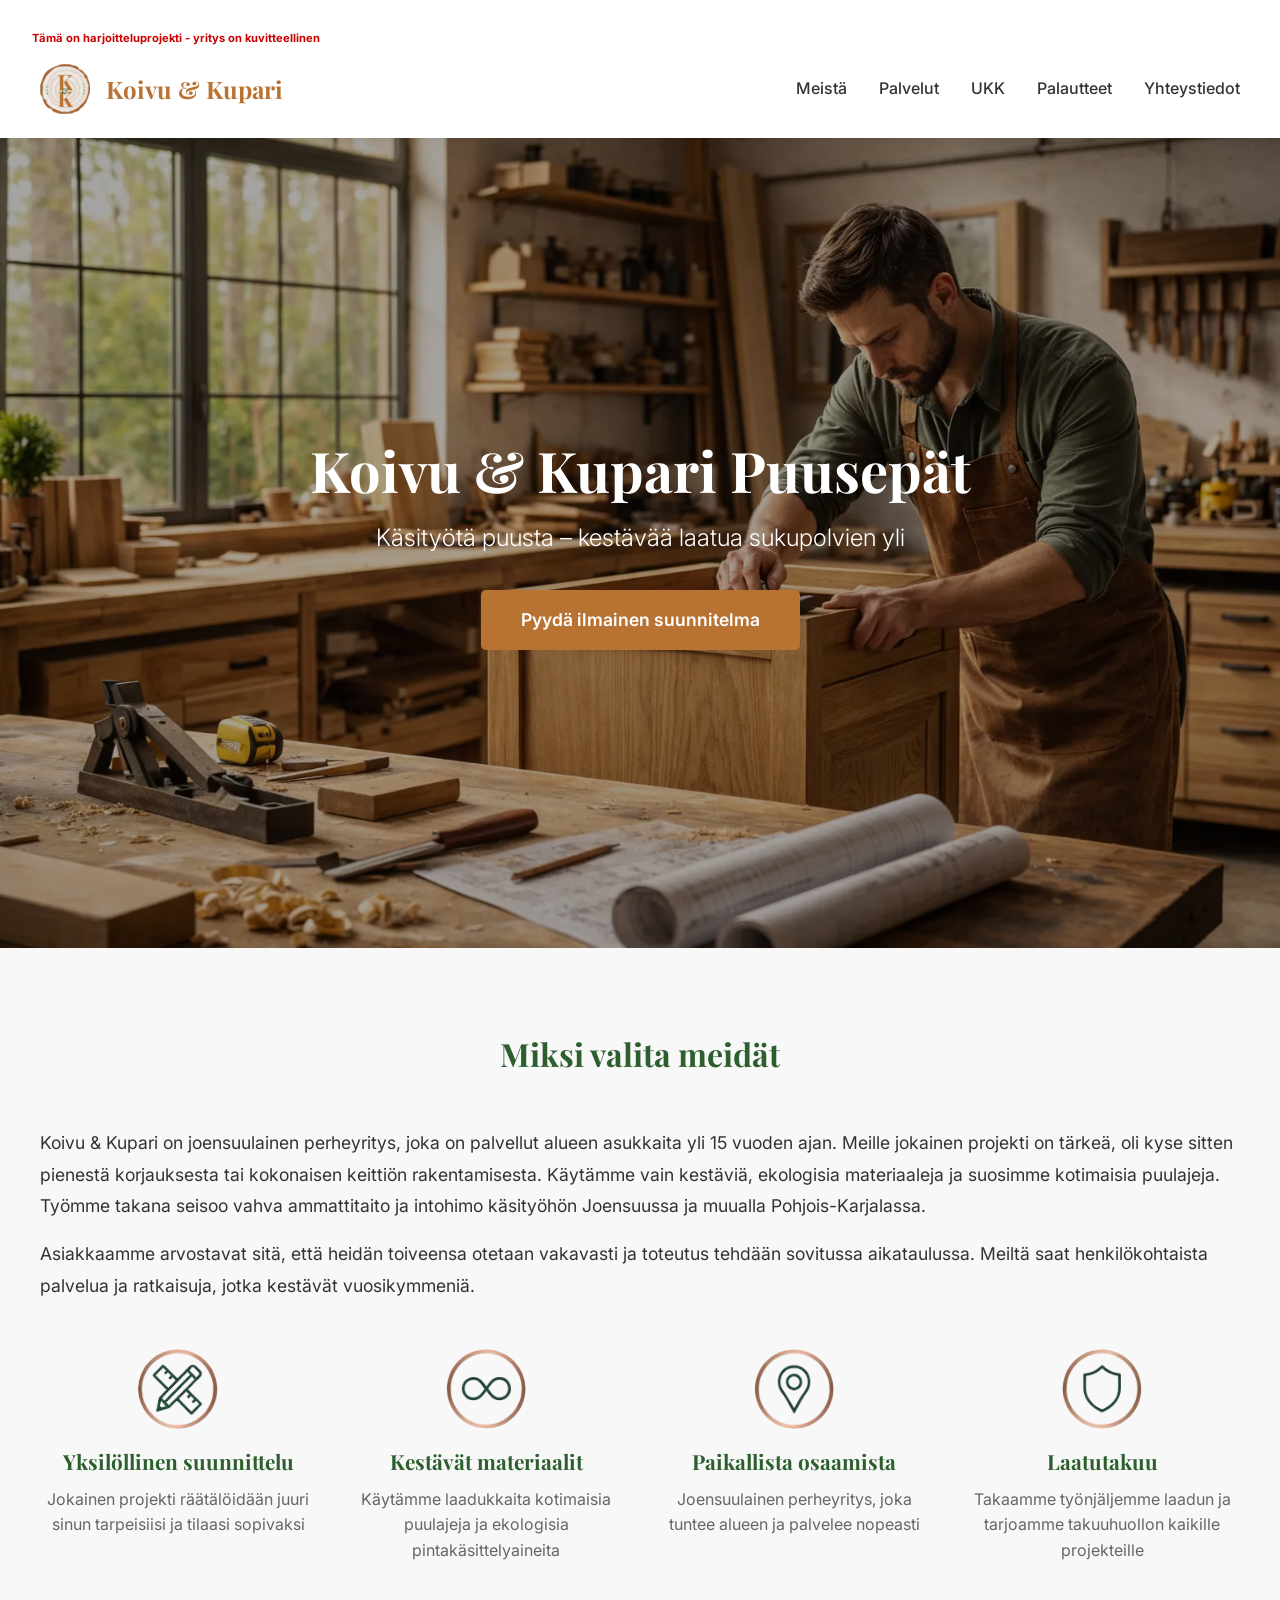
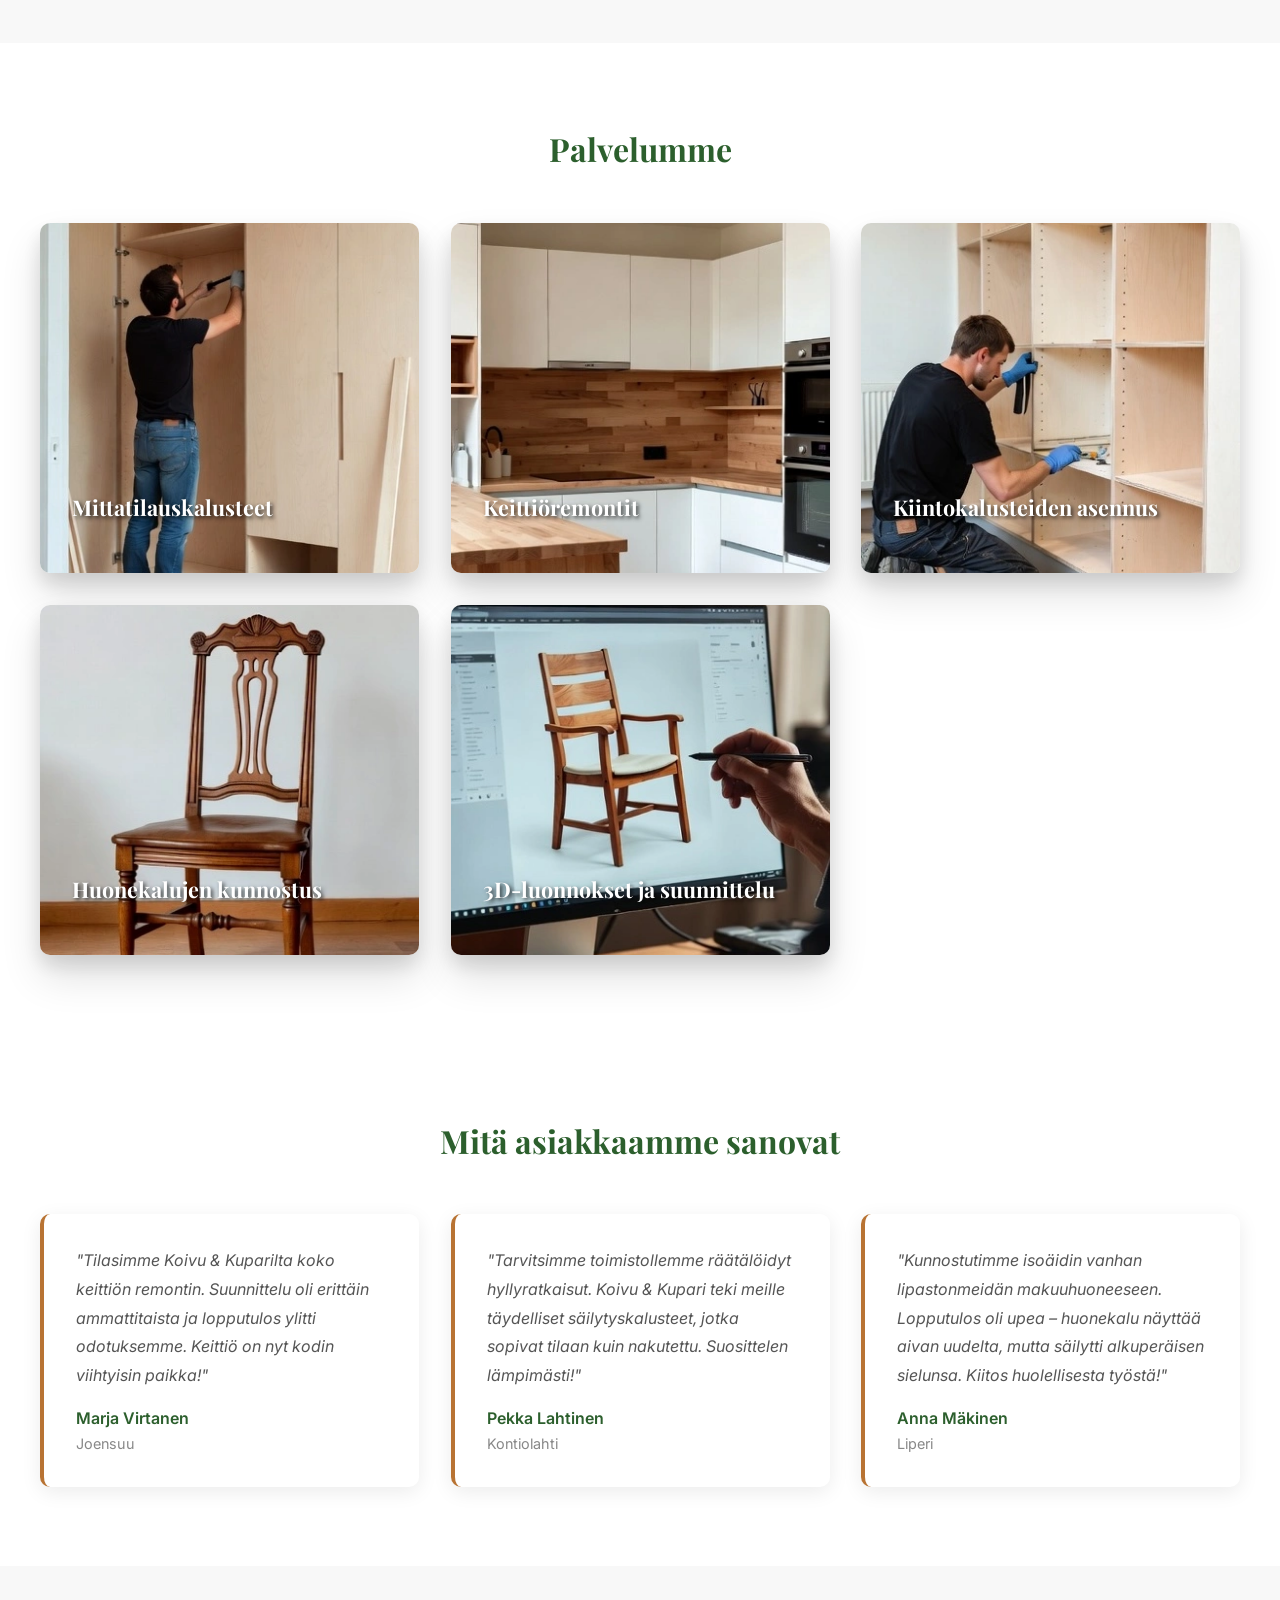
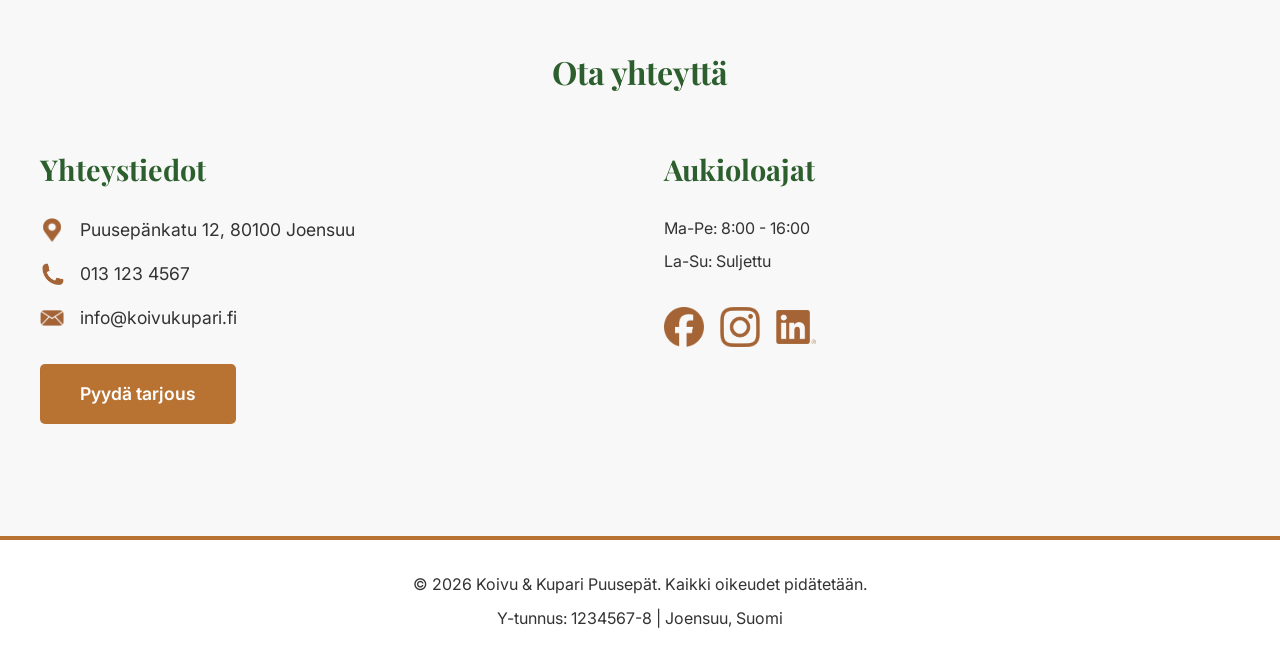
<file: index.html>
<!DOCTYPE html>
<html lang="fi">
<head>
    <meta charset="UTF-8">
    <meta name="viewport" content="width=device-width, initial-scale=1.0">
    <title>Koivu & Kupari Puusepät - Mittatilauskalusteet Joensuussa</title>
    
    <!-- SEO Meta Tags -->
    <meta name="description" content="Koivu & Kupari on Joensuussa toimiva puusepänliike Pohjois-Karjalassa. Toteutamme mittatilauskalusteet, keittiöremontit, kiintokalusteet, huonekalujen kunnostukset ja 3D-suunnittelun yli 15 vuoden kokemuksella.">
    <meta name="author" content="Koivu & Kupari Puusepät">
    <meta name="robots" content="index, follow">
    <meta name="geo.region" content="FI-13">
    <meta name="geo.placename" content="Joensuu">
    <meta name="geo.position" content="62.6010;29.7636">
    <meta name="ICBM" content="62.6010, 29.7636">
    <link rel="canonical" href="https://koivukupari.fi/">
    
    <!-- Open Graph / Facebook -->
    <meta property="og:type" content="website">
    <meta property="og:locale" content="fi_FI">
    <meta property="og:site_name" content="Koivu & Kupari Puusepät">
    <meta property="og:url" content="https://koivukupari.fi/">
    <meta property="og:title" content="Koivu & Kupari Puusepät - Mittatilauskalusteet Joensuussa">
    <meta property="og:description" content="Joensuussa toimiva puusepänliike Pohjois-Karjalassa. Mittatilauskalusteet, keittiöremontit ja kunnostukset ammattitaidolla.">
    <meta property="og:image" content="https://koivukupari.fi/images/hero.webp">
    <meta property="og:image:alt" content="Puusepän palvelut Joensuussa, Pohjois-Karjalassa - Koivu & Kupari">
    
    <!-- Favicon -->
    <link rel="icon" type="image/webp" href="images/logo.webp">
    
    <link rel="preconnect" href="https://fonts.googleapis.com">
    <link rel="preconnect" href="https://fonts.gstatic.com" crossorigin>
    <link rel="preload" as="style" href="https://fonts.googleapis.com/css2?family=Playfair+Display:wght@600;700&family=Inter:wght@400;500;600&display=swap" onload="this.onload=null;this.rel='stylesheet'">
    <noscript><link rel="stylesheet" href="https://fonts.googleapis.com/css2?family=Playfair+Display:wght@600;700&family=Inter:wght@400;500;600&display=swap"></noscript>
    <link rel="stylesheet" href="style.css">
    
    <!-- Structured Data (JSON-LD) -->
    <script type="application/ld+json">
    {
        "@context": "https://schema.org",
        "@type": "LocalBusiness",
        "name": "Koivu & Kupari Puusepät",
        "image": "https://koivukupari.fi/images/logo.webp",
        "description": "Joensuulainen puusepänliike, joka tarjoaa mittatilauskalusteita, keittiöremontteja ja huonekalujen kunnostusta. Yli 15 vuoden kokemus laadukkaasta käsityöstä.",
        "address": {
            "@type": "PostalAddress",
            "streetAddress": "Puusepänkatu 12",
            "addressLocality": "Joensuu",
            "postalCode": "80100",
            "addressCountry": "FI"
        },
        "geo": {
            "@type": "GeoCoordinates",
            "latitude": 62.6010,
            "longitude": 29.7636
        },
        "url": "https://koivukupari.fi",
        "telephone": "+358-13-123-4567",
        "email": "info@koivukupari.fi",
        "openingHoursSpecification": [
            {
                "@type": "OpeningHoursSpecification",
                "dayOfWeek": ["Monday", "Tuesday", "Wednesday", "Thursday", "Friday"],
                "opens": "08:00",
                "closes": "16:00"
            }
        ],
        "priceRange": "$$",
        "areaServed": {
            "@type": "City",
            "name": "Joensuu"
        },
        "sameAs": [
            "https://www.facebook.com/koivukupari",
            "https://www.instagram.com/koivukupari",
            "https://www.linkedin.com/company/koivukupari"
        ]
    }
    </script>
</head>
<body>
    <header>
        <span style="color: #c00; font-weight: bold; font-size: 0.7rem; padding-bottom: 1rem; display: inline-block;">Tämä on harjoitteluprojekti - yritys on kuvitteellinen</span>
        <nav>
            <a href="index.html" class="logo">
                <img src="images/logo.webp" alt="Koivu & Kupari Puusepät logo, Joensuu Pohjois-Karjala" class="logo-img">
                <span class="logo-text">Koivu & Kupari</span>
            </a>
            <button class="hamburger" aria-label="Menu">
                <span></span>
                <span></span>
                <span></span>
            </button>
            <ul class="nav-links">
                <li><a href="#meista">Meistä</a></li>
                <li class="dropdown">
                    <a href="#palvelut" class="dropdown-toggle">Palvelut</a>
                    <ul class="dropdown-menu">
                        <li><a href="palvelut/mittatilauskalusteet.html">Mittatilauskalusteet</a></li>
                        <li><a href="palvelut/keittioremontit.html">Keittiöremontit</a></li>
                        <li><a href="palvelut/kiintokalusteet.html">Kiintokalusteiden asennus</a></li>
                        <li><a href="palvelut/huonekalujen-kunnostus.html">Huonekalujen kunnostus</a></li>
                        <li><a href="palvelut/3d-suunnittelu.html">3D-luonnokset ja suunnittelu</a></li>
                    </ul>
                </li>
                <li><a href="faq.html">UKK</a></li>
                <li><a href="#palautteet">Palautteet</a></li>
                <li><a href="contacts.html">Yhteystiedot</a></li>
            </ul>
        </nav>
    </header>

    <main>
        <!-- Hero Section -->
        <section class="hero" aria-label="Puusepän palvelut Joensuussa ja Pohjois-Karjalassa">
            <div class="hero-content">
                <h1>Koivu & Kupari Puusepät</h1>
                <p>Käsityötä puusta – kestävää laatua sukupolvien yli</p>
                <a href="contacts.html#yhteydenottolomake" class="cta-button">Pyydä ilmainen suunnitelma</a>
            </div>
        </section>

        <!-- Why Choose Us Section -->
        <section id="meista" class="why-us">
            <h2>Miksi valita meidät</h2>
            <div class="why-content">
                <p>Koivu & Kupari on joensuulainen perheyritys, joka on palvellut alueen asukkaita yli 15 vuoden ajan. Meille jokainen projekti on tärkeä, oli kyse sitten pienestä korjauksesta tai kokonaisen keittiön rakentamisesta. Käytämme vain kestäviä, ekologisia materiaaleja ja suosimme kotimaisia puulajeja. Työmme takana seisoo vahva ammattitaito ja intohimo käsityöhön Joensuussa ja muualla Pohjois-Karjalassa.</p>
                <p>Asiakkaamme arvostavat sitä, että heidän toiveensa otetaan vakavasti ja toteutus tehdään sovitussa aikataulussa. Meiltä saat henkilökohtaista palvelua ja ratkaisuja, jotka kestävät vuosikymmeniä.</p>
            </div>

            <div class="usp-grid">
                <div class="usp-item">
                    <img src="images/yksilollinensuunnittelu.webp" alt="Yksilöllinen puusepän suunnittelu Joensuussa" class="usp-icon" loading="lazy" decoding="async">
                    <h3>Yksilöllinen suunnittelu</h3>
                    <p>Jokainen projekti räätälöidään juuri sinun tarpeisiisi ja tilaasi sopivaksi</p>
                </div>

                <div class="usp-item">
                    <img src="images/kestavatmateriaalit.webp" alt="Kestävät materiaalit puusepäntöihin Pohjois-Karjalassa" class="usp-icon" loading="lazy" decoding="async">
                    <h3>Kestävät materiaalit</h3>
                    <p>Käytämme laadukkaita kotimaisia puulajeja ja ekologisia pintakäsittelyaineita</p>
                </div>

                <div class="usp-item">
                    <img src="images/paikallinen.webp" alt="Paikallista puuseppäosaamista Joensuu ja Pohjois-Karjala" class="usp-icon" loading="lazy" decoding="async">
                    <h3>Paikallista osaamista</h3>
                    <p>Joensuulainen perheyritys, joka tuntee alueen ja palvelee nopeasti</p>
                </div>

                <div class="usp-item">
                    <img src="images/laatutakuu.webp" alt="Laatutakuu puusepän töille Joensuussa" class="usp-icon" loading="lazy" decoding="async">
                    <h3>Laatutakuu</h3>
                    <p>Takaamme työnjäljemme laadun ja tarjoamme takuuhuollon kaikille projekteille</p>
                </div>
            </div>
        </section>

        <!-- Services Section -->
        <section id="palvelut">
            <h2>Palvelumme</h2>
            <div class="services-grid">
                <a href="palvelut/mittatilauskalusteet.html" class="service-card" data-service="mittatilaus">
                    <h3>Mittatilauskalusteet</h3>
                    <p>Suunnittelemme ja valmistamme juuri sinun tilaasi sopivat kalusteet. Jokaisessa projektissa yhdistyvät toimivuus, estetiikka ja kestävät materiaalit.</p>
                </a>

                <a href="palvelut/keittioremontit.html" class="service-card" data-service="keittio">
                    <h3>Keittiöremontit</h3>
                    <p>Muutamme keittiösi kodin sydämeksi, jossa on ilo kokata. Hoidamme projektin alusta loppuun: suunnittelusta asennukseen ja viimeistelyyn.</p>
                </a>

                <a href="palvelut/kiintokalusteet.html" class="service-card" data-service="kiintokalusteet">
                    <h3>Kiintokalusteiden asennus</h3>
                    <p>Asennamme kiintokalusteet millimetrin tarkkuudella, olipa kyse vaatehuoneista, kirjahyllyistä tai säilytysratkaisuista.</p>
                </a>

                <a href="palvelut/huonekalujen-kunnostus.html" class="service-card" data-service="kunnostus">
                    <h3>Huonekalujen kunnostus</h3>
                    <p>Palautamme vanhoille huonekaluille niiden alkuperäisen kauneuden ja toimivuuden. Perintökalusteesi saavat uuden elämän.</p>
                </a>

                <a href="palvelut/3d-suunnittelu.html" class="service-card" data-service="suunnittelu">
                    <h3>3D-luonnokset ja suunnittelu</h3>
                    <p>Näet projektin lopputuloksen jo ennen ensimmäistä sahausleikkausta. Luomme realistiset 3D-visualisoinnit.</p>
                </a>
            </div>
        </section>

        <!-- Testimonials Section -->
        <section id="palautteet">
            <h2>Mitä asiakkaamme sanovat</h2>
            <div class="testimonials-grid">
                <div class="testimonial-card">
                    <p class="testimonial-text">"Tilasimme Koivu & Kuparilta koko keittiön remontin. Suunnittelu oli erittäin ammattitaista ja lopputulos ylitti odotuksemme. Keittiö on nyt kodin viihtyisin paikka!"</p>
                    <p class="testimonial-author">Marja Virtanen</p>
                    <p class="testimonial-location">Joensuu</p>
                </div>

                <div class="testimonial-card">
                    <p class="testimonial-text">"Tarvitsimme toimistollemme räätälöidyt hyllyratkaisut. Koivu & Kupari teki meille täydelliset säilytyskalusteet, jotka sopivat tilaan kuin nakutettu. Suosittelen lämpimästi!"</p>
                    <p class="testimonial-author">Pekka Lahtinen</p>
                    <p class="testimonial-location">Kontiolahti</p>
                </div>

                <div class="testimonial-card">
                    <p class="testimonial-text">"Kunnostutimme isoäidin vanhan lipastonmeidän makuuhuoneeseen. Lopputulos oli upea – huonekalu näyttää aivan uudelta, mutta säilytti alkuperäisen sielunsa. Kiitos huolellisesta työstä!"</p>
                    <p class="testimonial-author">Anna Mäkinen</p>
                    <p class="testimonial-location">Liperi</p>
                </div>
            </div>
        </section>

        <!-- Contact Section -->
        <section id="yhteystiedot" class="contact contact-compact">
            <h2>Ota yhteyttä</h2>
            <div class="contact-container">
                <div class="contact-info">
                    <h3>Yhteystiedot</h3>
                    <div class="contact-details">
                        <div class="contact-item">
                            <img src="images/location.webp" alt="Sijainti ikoni" class="contact-icon" loading="lazy" decoding="async">
                            <span>Puusepänkatu 12, 80100 Joensuu</span>
                        </div>
                        <div class="contact-item">
                            <img src="images/phone.webp" alt="Puhelin ikoni" class="contact-icon" loading="lazy" decoding="async">
                            <a href="tel:+358131234567">013 123 4567</a>
                        </div>
                        <div class="contact-item">
                            <img src="images/mail.webp" alt="Sähköposti ikoni" class="contact-icon" loading="lazy" decoding="async">
                            <a href="mailto:info@koivukupari.fi">info@koivukupari.fi</a>
                        </div>
                    </div>
                    <a href="contacts.html?aihe=yleinen#yhteydenottolomake" class="cta-button">Pyydä tarjous</a>
                </div>

                <div class="contact-info">
                    <h3>Aukioloajat</h3>
                    <p style="margin-bottom: 0.5rem;">Ma-Pe: 8:00 - 16:00</p>
                    <p>La-Su: Suljettu</p>

                    <div class="social-icons">
                        <a href="#" class="social-icon" aria-label="Seuraa meitä Facebookissa">
                            <img src="images/facebook.webp" alt="Facebook logo" loading="lazy" decoding="async">
                        </a>
                        <a href="#" class="social-icon" aria-label="Seuraa meitä Instagramissa">
                            <img src="images/instagram.webp" alt="Instagram logo" loading="lazy" decoding="async">
                        </a>
                        <a href="#" class="social-icon" aria-label="Seuraa meitä LinkedInissä">
                            <img src="images/linkedin.webp" alt="LinkedIn logo" loading="lazy" decoding="async">
                        </a>
                    </div>
                </div>

            </div>
        </section>
    </main>

    <footer>
        <p>&copy; 2026 Koivu & Kupari Puusepät. Kaikki oikeudet pidätetään.</p>
        <p>Y-tunnus: 1234567-8 | Joensuu, Suomi</p>
    </footer>

    <script>


        // Smooth scroll for anchor links
        document.querySelectorAll('a[href^="#"]').forEach(anchor => {
            anchor.addEventListener('click', function(e) {
                const href = this.getAttribute('href');
                if (href !== '#' && href.startsWith('#')) {
                    e.preventDefault();
                    const target = document.querySelector(href);
                    if (target) {
                        target.scrollIntoView({ behavior: 'smooth' });
                        
                        // Close mobile menu when link is clicked
                        document.querySelector('.nav-links').classList.remove('active');
                        document.querySelector('.hamburger').classList.remove('active');
                        document.body.classList.remove('menu-open');
                    }
                }
            });
        });

        // Logo click - scroll to top
        document.querySelector('.logo').addEventListener('click', function(e) {
            if (this.getAttribute('href') === 'index.html' && window.location.pathname.includes('index.html')) {
                e.preventDefault();
                window.scrollTo({ top: 0, behavior: 'smooth' });
            }
            
            // Close mobile menu if open
            document.querySelector('.nav-links').classList.remove('active');
            document.querySelector('.hamburger').classList.remove('active');
            document.body.classList.remove('menu-open');
        });

        // Hamburger menu toggle
        document.querySelector('.hamburger').addEventListener('click', function() {
            this.classList.toggle('active');
            document.querySelector('.nav-links').classList.toggle('active');
            document.body.classList.toggle('menu-open');
        });

    </script>
</body>
</html>
</file>
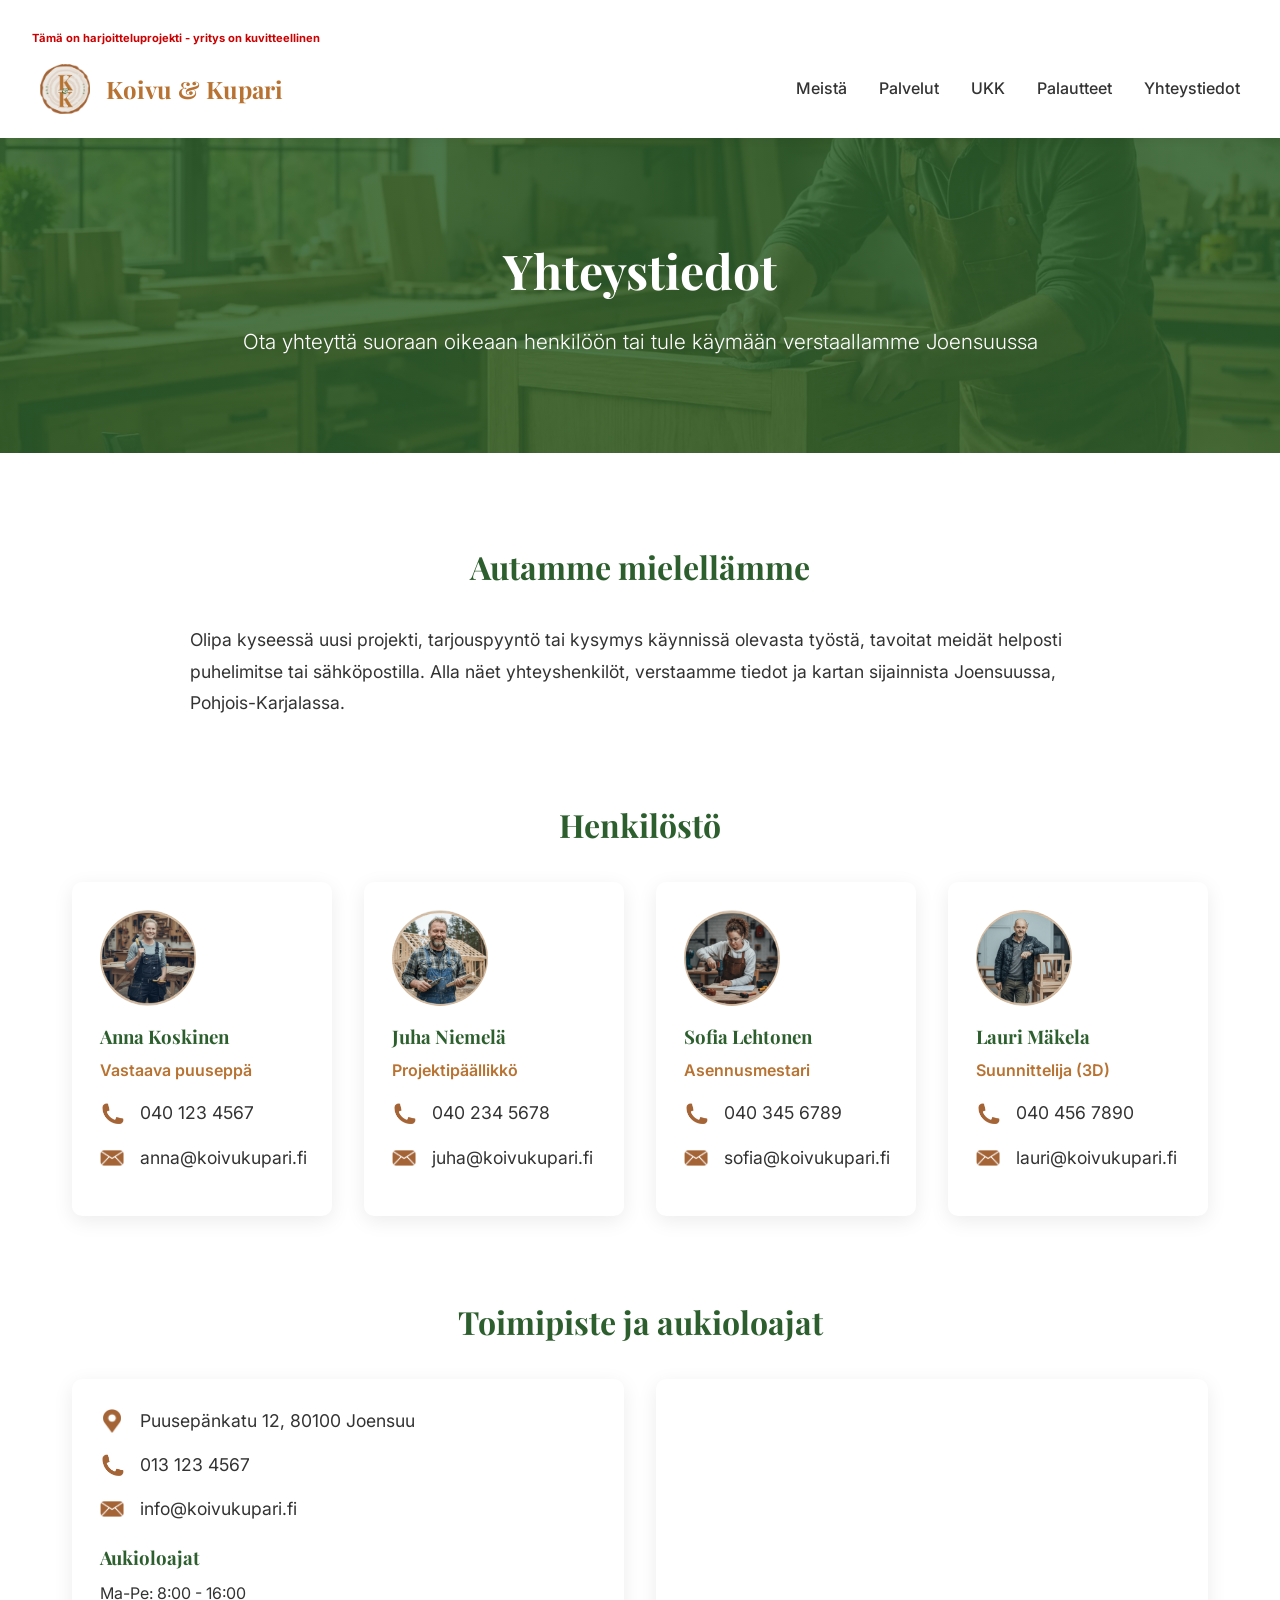
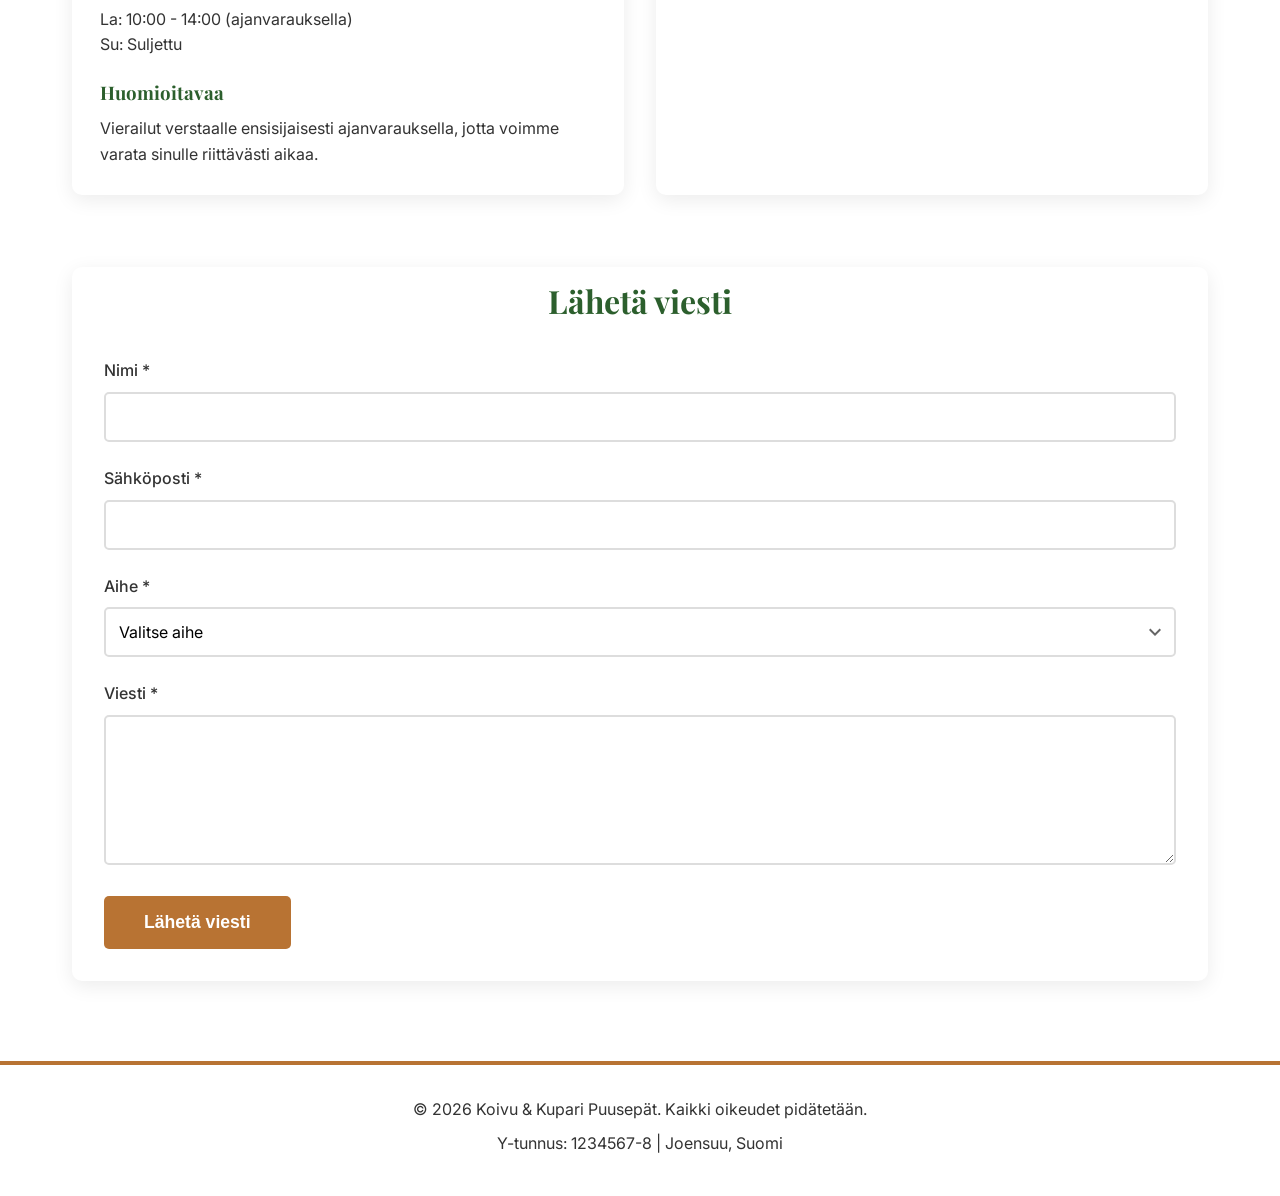
<file: contacts.html>
<!DOCTYPE html>
<html lang="fi">
<head>
    <meta charset="UTF-8">
    <meta name="viewport" content="width=device-width, initial-scale=1.0">
    <title>Yhteystiedot - Koivu & Kupari Puusepät</title>

    <meta name="description" content="Koivu & Kupari Puuseppien yhteystiedot Joensuussa, Pohjois-Karjalassa. Löydät henkilöstön yhteystiedot, aukioloajat, sijainnin Puusepänkatu 12:ssa ja kartan.">
    <meta name="author" content="Koivu & Kupari Puusepät">
    <meta name="robots" content="index, follow">
    <meta name="geo.region" content="FI-13">
    <meta name="geo.placename" content="Joensuu">
    <meta name="geo.position" content="62.6010;29.7636">
    <meta name="ICBM" content="62.6010, 29.7636">
    <link rel="canonical" href="https://koivukupari.fi/contacts.html">

    <meta property="og:type" content="website">
    <meta property="og:locale" content="fi_FI">
    <meta property="og:site_name" content="Koivu & Kupari Puusepät">
    <meta property="og:url" content="https://koivukupari.fi/contacts.html">
    <meta property="og:title" content="Yhteystiedot - Koivu & Kupari Puusepät">
    <meta property="og:description" content="Löydä Koivu & Kupari Puuseppien yhteystiedot, henkilöstö, aukioloajat ja sijainti Joensuussa, Pohjois-Karjalassa.">
    <meta property="og:image" content="https://koivukupari.fi/images/logo.webp">
    <meta property="og:image:alt" content="Koivu & Kupari Puusepät yhteystiedot Joensuu Pohjois-Karjala">

    <link rel="icon" type="image/webp" href="images/logo.webp">

    <link rel="preconnect" href="https://fonts.googleapis.com">
    <link rel="preconnect" href="https://fonts.gstatic.com" crossorigin>
    <link rel="preload" as="style" href="https://fonts.googleapis.com/css2?family=Playfair+Display:wght@600;700&family=Inter:wght@400;500;600&display=swap" onload="this.onload=null;this.rel='stylesheet'">
    <noscript><link rel="stylesheet" href="https://fonts.googleapis.com/css2?family=Playfair+Display:wght@600;700&family=Inter:wght@400;500;600&display=swap"></noscript>
    <link rel="stylesheet" href="style.css">
</head>
<body>
    <header>
        <span style="color: #c00; font-weight: bold; font-size: 0.7rem; padding-bottom: 1rem; display: inline-block;">Tämä on harjoitteluprojekti - yritys on kuvitteellinen</span>
        <nav>
            <a href="index.html" class="logo">
                <img src="images/logo.webp" alt="Koivu & Kupari Puusepät logo, Joensuu Pohjois-Karjala" class="logo-img">
                <span class="logo-text">Koivu & Kupari</span>
            </a>
            <button class="hamburger" aria-label="Menu">
                <span></span>
                <span></span>
                <span></span>
            </button>
            <ul class="nav-links">
                <li><a href="index.html#meista">Meistä</a></li>
                <li class="dropdown">
                    <a href="index.html#palvelut" class="dropdown-toggle">Palvelut</a>
                    <ul class="dropdown-menu">
                        <li><a href="palvelut/mittatilauskalusteet.html">Mittatilauskalusteet</a></li>
                        <li><a href="palvelut/keittioremontit.html">Keittiöremontit</a></li>
                        <li><a href="palvelut/kiintokalusteet.html">Kiintokalusteiden asennus</a></li>
                        <li><a href="palvelut/huonekalujen-kunnostus.html">Huonekalujen kunnostus</a></li>
                        <li><a href="palvelut/3d-suunnittelu.html">3D-luonnokset ja suunnittelu</a></li>
                    </ul>
                </li>
                <li><a href="faq.html">UKK</a></li>
                <li><a href="index.html#palautteet">Palautteet</a></li>
                <li><a href="contacts.html">Yhteystiedot</a></li>
            </ul>
        </nav>
    </header>

    <main>
        <section class="contacts-hero" aria-label="Yhteystiedot Joensuussa, Pohjois-Karjalassa">
            <div class="service-hero-content">
                <h1>Yhteystiedot</h1>
                <p>Ota yhteyttä suoraan oikeaan henkilöön tai tule käymään verstaallamme Joensuussa</p>
            </div>
        </section>

        <section class="service-content">
            <div class="service-intro">
                <h2>Autamme mielellämme</h2>
                <p>Olipa kyseessä uusi projekti, tarjouspyyntö tai kysymys käynnissä olevasta työstä, tavoitat meidät helposti puhelimitse tai sähköpostilla. Alla näet yhteyshenkilöt, verstaamme tiedot ja kartan sijainnista Joensuussa, Pohjois-Karjalassa.</p>
            </div>

            <div class="service-team">
                <h2>Henkilöstö</h2>
                <div class="team-grid">
                    <div class="team-card">
                        <img src="images/anna.webp" alt="Anna Koskinen, vastaava puuseppä Joensuussa Pohjois-Karjalassa" class="team-photo" loading="lazy" decoding="async">
                        <h3>Anna Koskinen</h3>
                        <p class="team-role">Vastaava puuseppä</p>
                        <div class="contact-item">
                            <img src="images/phone.webp" alt="Puhelin ikoni" class="contact-icon" loading="lazy" decoding="async">
                            <a href="tel:+358401234567">040 123 4567</a>
                        </div>
                        <div class="contact-item">
                            <img src="images/mail.webp" alt="Sähköposti ikoni" class="contact-icon" loading="lazy" decoding="async">
                            <a href="mailto:anna@koivukupari.fi">anna@koivukupari.fi</a>
                        </div>
                    </div>
                    <div class="team-card">
                        <img src="images/juha.webp" alt="Juha Niemelä, projektipäällikkö Joensuun puusepän projekteissa" class="team-photo" loading="lazy" decoding="async">
                        <h3>Juha Niemelä</h3>
                        <p class="team-role">Projektipäällikkö</p>
                        <div class="contact-item">
                            <img src="images/phone.webp" alt="Puhelin ikoni" class="contact-icon" loading="lazy" decoding="async">
                            <a href="tel:+358402345678">040 234 5678</a>
                        </div>
                        <div class="contact-item">
                            <img src="images/mail.webp" alt="Sähköposti ikoni" class="contact-icon" loading="lazy" decoding="async">
                            <a href="mailto:juha@koivukupari.fi">juha@koivukupari.fi</a>
                        </div>
                    </div>
                    <div class="team-card">
                        <img src="images/sofia.webp" alt="Sofia Lehtonen, asennusmestari Joensuu ja Pohjois-Karjala" class="team-photo" loading="lazy" decoding="async">
                        <h3>Sofia Lehtonen</h3>
                        <p class="team-role">Asennusmestari</p>
                        <div class="contact-item">
                            <img src="images/phone.webp" alt="Puhelin ikoni" class="contact-icon" loading="lazy" decoding="async">
                            <a href="tel:+358403456789">040 345 6789</a>
                        </div>
                        <div class="contact-item">
                            <img src="images/mail.webp" alt="Sähköposti ikoni" class="contact-icon" loading="lazy" decoding="async">
                            <a href="mailto:sofia@koivukupari.fi">sofia@koivukupari.fi</a>
                        </div>
                    </div>
                    <div class="team-card">
                        <img src="images/lauri.webp" alt="Lauri Mäkela, 3D-suunnittelija Joensuun puusepän kohteisiin" class="team-photo" loading="lazy" decoding="async">
                        <h3>Lauri Mäkela</h3>
                        <p class="team-role">Suunnittelija (3D)</p>
                        <div class="contact-item">
                            <img src="images/phone.webp" alt="Puhelin ikoni" class="contact-icon" loading="lazy" decoding="async">
                            <a href="tel:+358404567890">040 456 7890</a>
                        </div>
                        <div class="contact-item">
                            <img src="images/mail.webp" alt="Sähköposti ikoni" class="contact-icon" loading="lazy" decoding="async">
                            <a href="mailto:lauri@koivukupari.fi">lauri@koivukupari.fi</a>
                        </div>
                    </div>
                </div>
            </div>

            <div class="service-office">
                <h2>Toimipiste ja aukioloajat</h2>
                <div class="office-grid">
                    <div class="office-card">
                        <div class="contact-item">
                            <img src="images/location.webp" alt="Sijainti ikoni" class="contact-icon" loading="lazy" decoding="async">
                            <span>Puusepänkatu 12, 80100 Joensuu</span>
                        </div>
                        <div class="contact-item">
                            <img src="images/phone.webp" alt="Puhelin ikoni" class="contact-icon" loading="lazy" decoding="async">
                            <a href="tel:+358131234567">013 123 4567</a>
                        </div>
                        <div class="contact-item">
                            <img src="images/mail.webp" alt="Sähköposti ikoni" class="contact-icon" loading="lazy" decoding="async">
                            <a href="mailto:info@koivukupari.fi">info@koivukupari.fi</a>
                        </div>

                        <h3>Aukioloajat</h3>
                        <p>Ma-Pe: 8:00 - 16:00</p>
                        <p>La: 10:00 - 14:00 (ajanvarauksella)</p>
                        <p>Su: Suljettu</p>

                        <h3>Huomioitavaa</h3>
                        <p>Vierailut verstaalle ensisijaisesti ajanvarauksella, jotta voimme varata sinulle riittävästi aikaa.</p>
                    </div>

                    <div class="map-card">
                        <iframe
                            class="map-embed"
                            title="Koivu & Kupari Joensuu kartalla"
                            src="https://www.google.com/maps?q=Puusep%C3%A4nkatu+12,+80100+Joensuu&amp;output=embed">
                        </iframe>
                    </div>
                </div>
            </div>

            <div id="yhteydenottolomake" class="contact-form">
                <div class="success-message" id="successMessage">
                    Kiitos yhteydenotostasi! Palaamme asiaan 24 tunnin sisällä.
                </div>
                <h2>Lähetä viesti</h2>
                <form id="contactForm">
                    <div class="form-group">
                        <label for="name">Nimi *</label>
                        <input type="text" id="name" name="name" required>
                    </div>
                    <div class="form-group">
                        <label for="email">Sähköposti *</label>
                        <input type="email" id="email" name="email" required>
                    </div>
                    <div class="form-group">
                        <label for="subject">Aihe *</label>
                        <select id="subject" name="subject" required>
                            <option value="" disabled selected>Valitse aihe</option>
                            <option value="Mittatilauskalusteet">Mittatilauskalusteet</option>
                            <option value="Keittiöremontit">Keittiöremontit</option>
                            <option value="Kiintokalusteiden asennus">Kiintokalusteiden asennus</option>
                            <option value="Huonekalujen kunnostus">Huonekalujen kunnostus</option>
                            <option value="3D-luonnokset ja suunnittelu">3D-luonnokset ja suunnittelu</option>
                            <option value="Yleinen tiedustelu">Yleinen tiedustelu</option>
                        </select>
                    </div>
                    <div class="form-group">
                        <label for="message">Viesti *</label>
                        <textarea id="message" name="message" required></textarea>
                    </div>
                    <button type="submit" class="cta-button">Lähetä viesti</button>
                </form>
            </div>
        </section>
    </main>

    <footer>
        <p>&copy; 2026 Koivu & Kupari Puusepät. Kaikki oikeudet pidätetään.</p>
        <p>Y-tunnus: 1234567-8 | Joensuu, Suomi</p>
    </footer>

    <script>
        const dropdown = document.querySelector('.dropdown');
        if (dropdown) {
            dropdown.addEventListener('mouseenter', function() {
                this.classList.add('active');
            });
            dropdown.addEventListener('mouseleave', function() {
                this.classList.remove('active');
            });
        }

        document.querySelector('.hamburger').addEventListener('click', function() {
            this.classList.toggle('active');
            document.querySelector('.nav-links').classList.toggle('active');
            document.body.classList.toggle('menu-open');
        });

        // Preselect contact subject from URL parameter (?aihe=...)
        (function() {
            const subjectSelect = document.getElementById('subject');
            if (!subjectSelect) return;

            const aiheParam = new URLSearchParams(window.location.search).get('aihe');
            if (!aiheParam) return;

            const subjectMap = {
                'mittatilauskalusteet': 'Mittatilauskalusteet',
                'keittioremontit': 'Keittiöremontit',
                'kiintokalusteet': 'Kiintokalusteiden asennus',
                'huonekalujen-kunnostus': 'Huonekalujen kunnostus',
                '3d-suunnittelu': '3D-luonnokset ja suunnittelu',
                'yleinen': 'Yleinen tiedustelu'
            };

            const mappedValue = subjectMap[aiheParam];
            if (mappedValue) {
                subjectSelect.value = mappedValue;
            }
        })();

        // Form submission
        document.getElementById('contactForm').addEventListener('submit', function(e) {
            e.preventDefault();
            document.getElementById('successMessage').style.display = 'block';
            this.reset();

            setTimeout(function() {
                document.getElementById('successMessage').style.display = 'none';
            }, 5000);
        });
    </script>
</body>
</html>
</file>
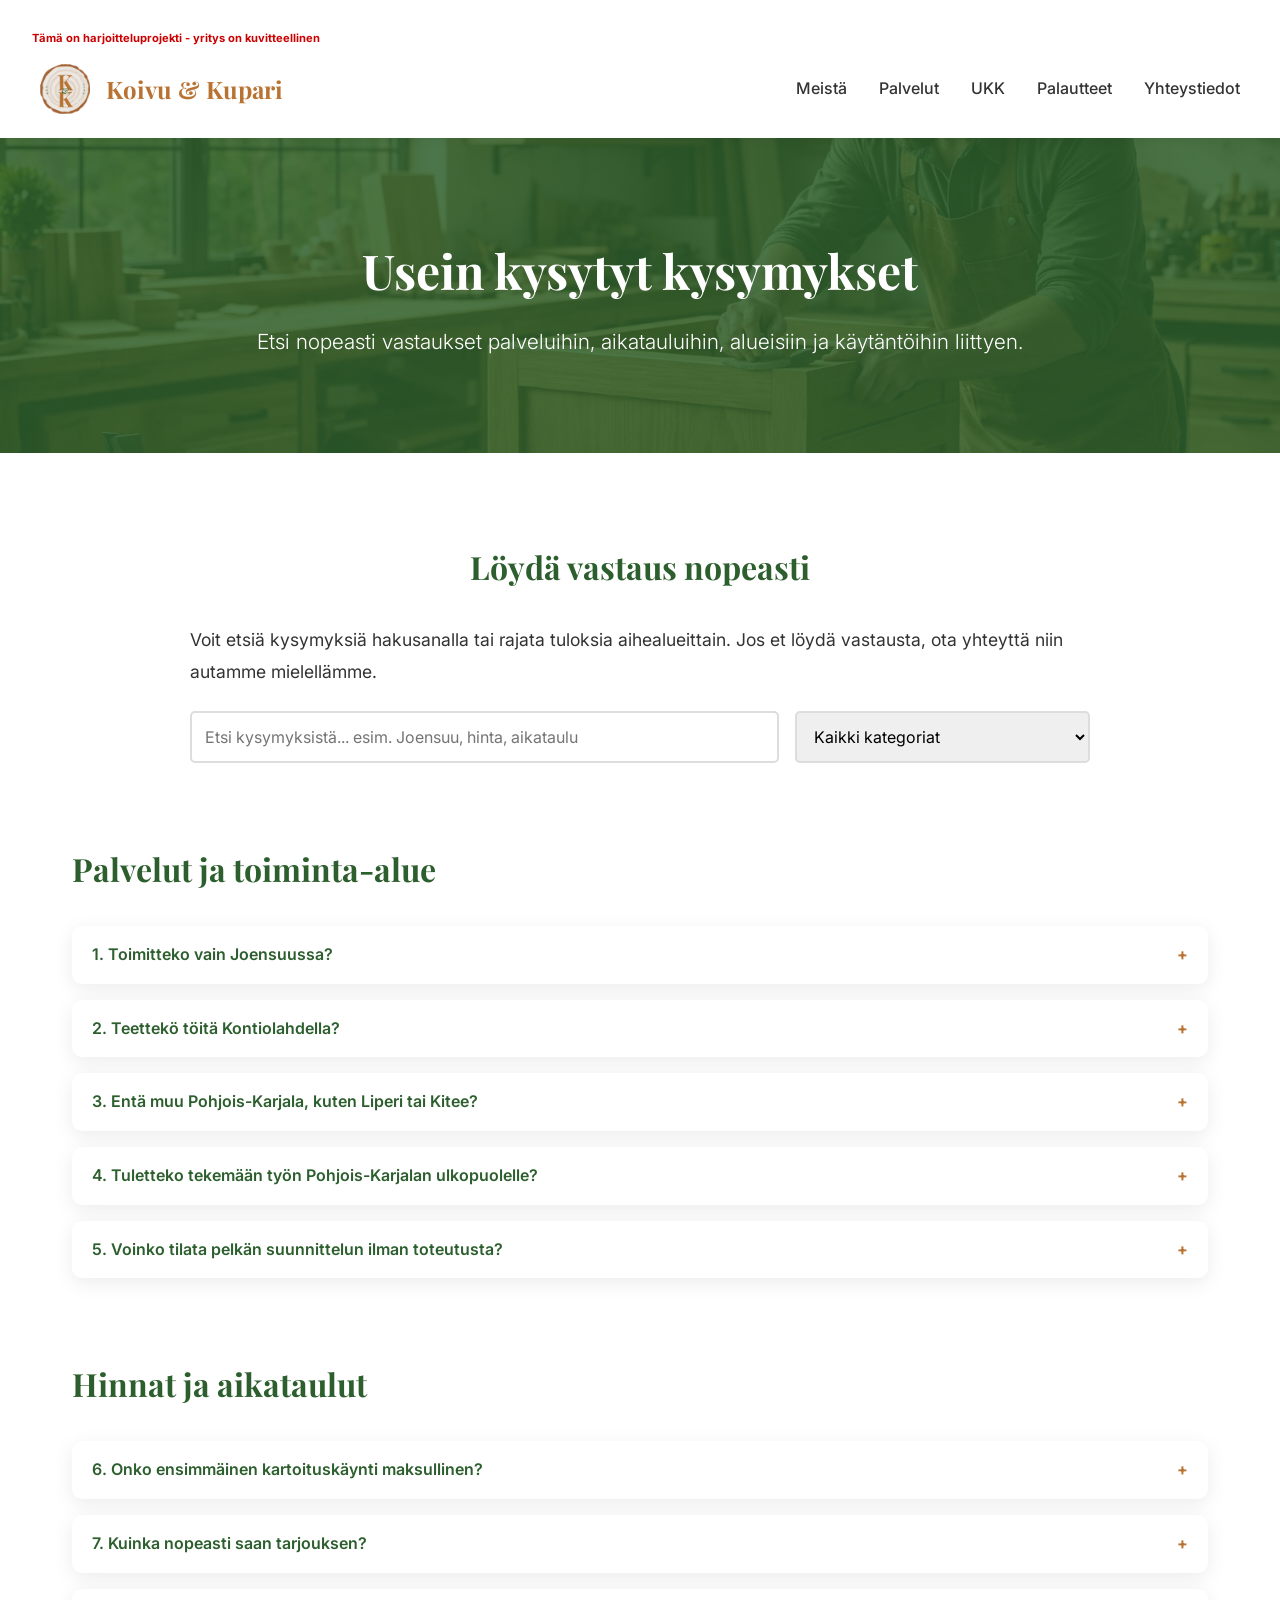
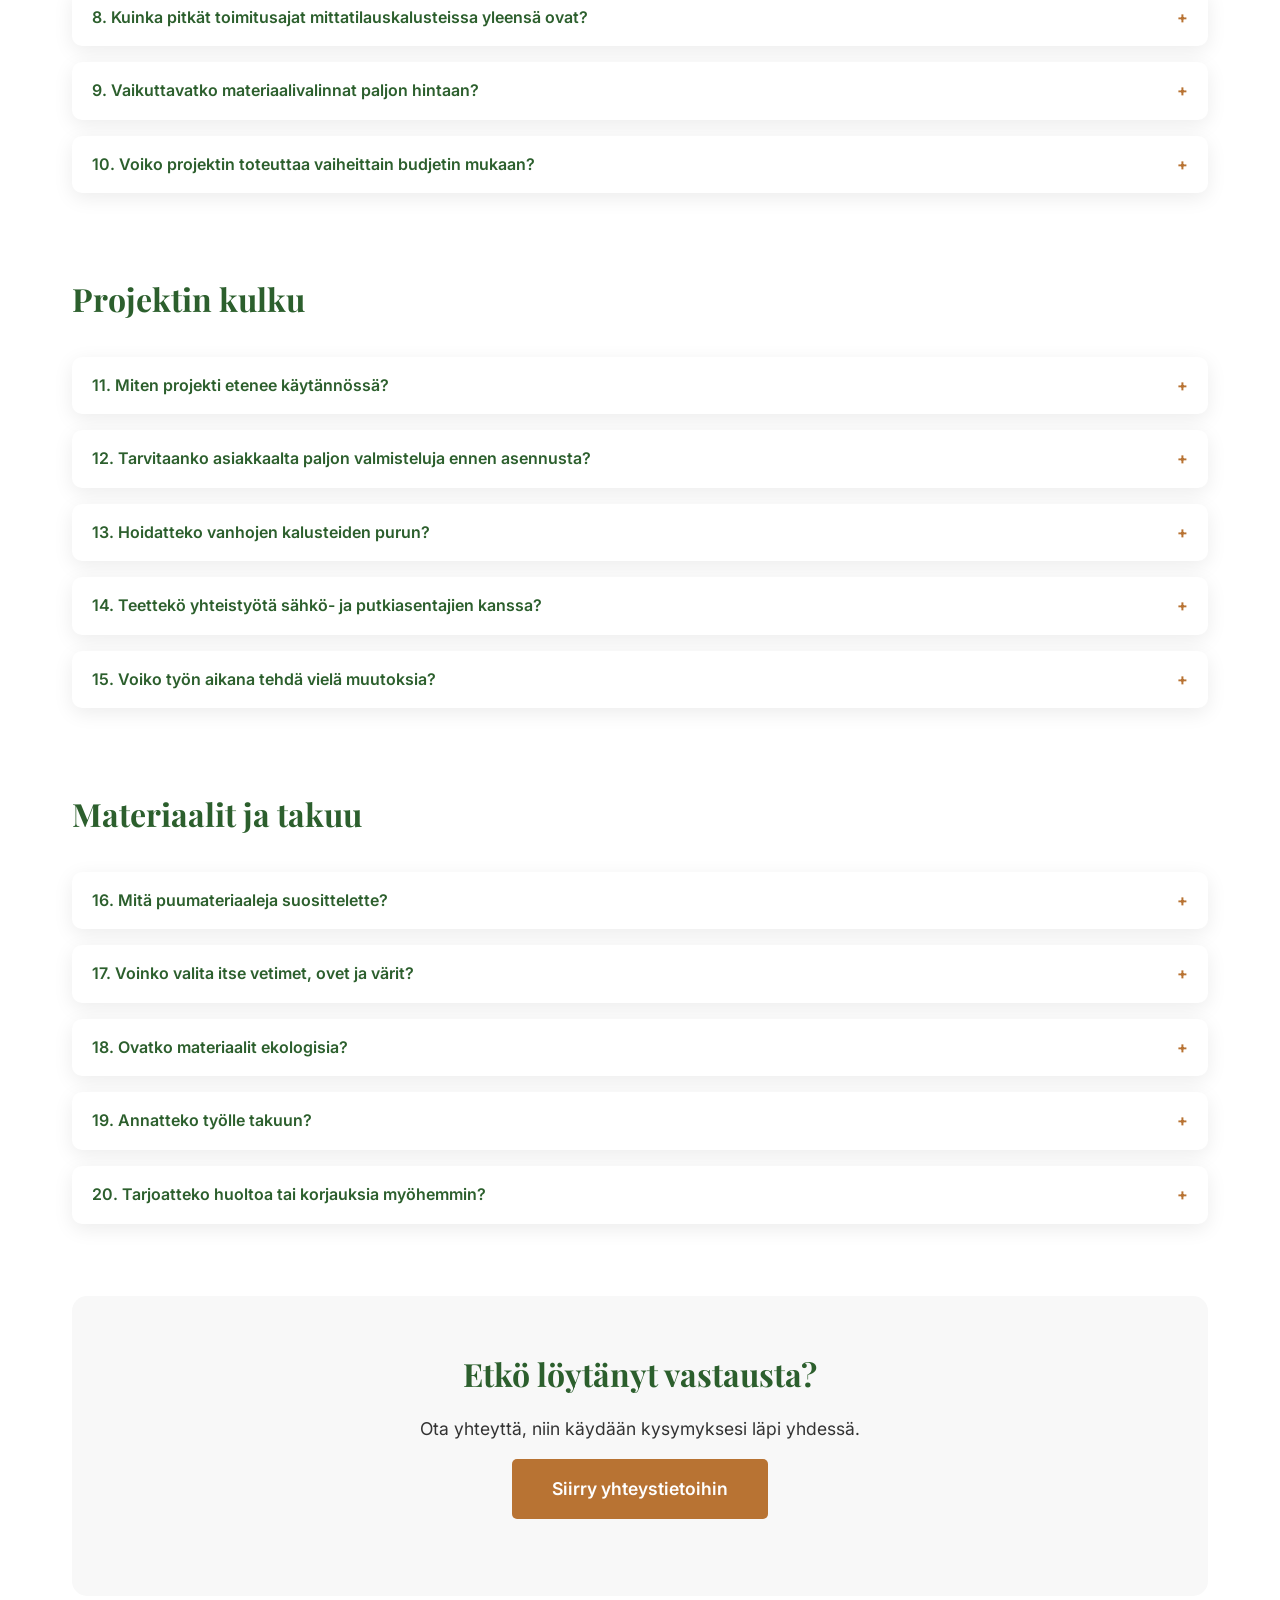
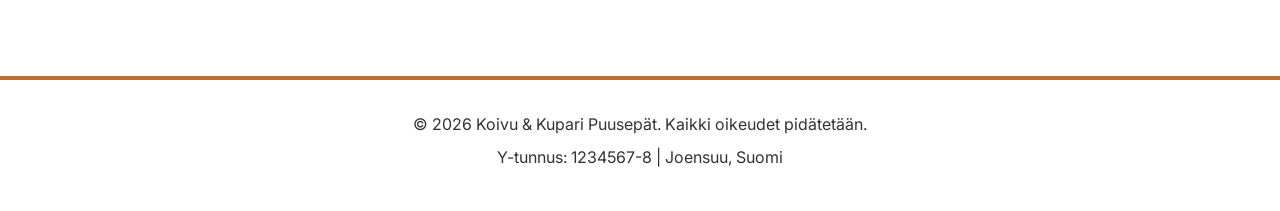
<file: faq.html>
<!DOCTYPE html>
<html lang="fi">
<head>
    <meta charset="UTF-8">
    <meta name="viewport" content="width=device-width, initial-scale=1.0">
    <title>UKK - Koivu & Kupari Puusepät</title>
    <meta name="description" content="Usein kysytyt kysymykset Koivu & Kupari Puuseppien palveluista, hinnoittelusta, aikatauluista ja toiminta-alueista Joensuussa, Kontiolahdella, Liperissä ja muualla Pohjois-Karjalassa.">
    <meta name="author" content="Koivu & Kupari Puusepät">
    <meta name="robots" content="index, follow">
    <meta name="geo.region" content="FI-13">
    <meta name="geo.placename" content="Joensuu">
    <meta name="geo.position" content="62.6010;29.7636">
    <meta name="ICBM" content="62.6010, 29.7636">
    <link rel="canonical" href="https://koivukupari.fi/faq.html">

    <meta property="og:type" content="website">
    <meta property="og:locale" content="fi_FI">
    <meta property="og:site_name" content="Koivu & Kupari Puusepät">
    <meta property="og:url" content="https://koivukupari.fi/faq.html">
    <meta property="og:title" content="UKK - Koivu & Kupari Puusepät">
    <meta property="og:description" content="Usein kysytyt kysymykset puusepän palveluista Joensuussa, Kontiolahdella, Liperissä ja muualla Pohjois-Karjalassa.">
    <meta property="og:image" content="https://koivukupari.fi/images/logo.webp">
    <meta property="og:image:alt" content="UKK puusepän palveluista Joensuussa ja Pohjois-Karjalassa">

    <link rel="icon" type="image/webp" href="images/logo.webp">

    <link rel="preconnect" href="https://fonts.googleapis.com">
    <link rel="preconnect" href="https://fonts.gstatic.com" crossorigin>
    <link rel="preload" as="style" href="https://fonts.googleapis.com/css2?family=Playfair+Display:wght@600;700&family=Inter:wght@400;500;600&display=swap" onload="this.onload=null;this.rel='stylesheet'">
    <noscript><link rel="stylesheet" href="https://fonts.googleapis.com/css2?family=Playfair+Display:wght@600;700&family=Inter:wght@400;500;600&display=swap"></noscript>
    <link rel="stylesheet" href="style.css">
</head>
<body>
    <header>
        <span style="color: #c00; font-weight: bold; font-size: 0.7rem; padding-bottom: 1rem; display: inline-block;">Tämä on harjoitteluprojekti - yritys on kuvitteellinen</span>
        <nav>
            <a href="index.html" class="logo">
                <img src="images/logo.webp" alt="Koivu & Kupari Puusepät logo, Joensuu Pohjois-Karjala" class="logo-img">
                <span class="logo-text">Koivu & Kupari</span>
            </a>
            <button class="hamburger" aria-label="Menu">
                <span></span>
                <span></span>
                <span></span>
            </button>
            <ul class="nav-links">
                <li><a href="index.html#meista">Meistä</a></li>
                <li class="dropdown">
                    <a href="index.html#palvelut" class="dropdown-toggle">Palvelut</a>
                    <ul class="dropdown-menu">
                        <li><a href="palvelut/mittatilauskalusteet.html">Mittatilauskalusteet</a></li>
                        <li><a href="palvelut/keittioremontit.html">Keittiöremontit</a></li>
                        <li><a href="palvelut/kiintokalusteet.html">Kiintokalusteiden asennus</a></li>
                        <li><a href="palvelut/huonekalujen-kunnostus.html">Huonekalujen kunnostus</a></li>
                        <li><a href="palvelut/3d-suunnittelu.html">3D-luonnokset ja suunnittelu</a></li>
                    </ul>
                </li>
                <li><a href="faq.html">UKK</a></li>
                <li><a href="index.html#palautteet">Palautteet</a></li>
                <li><a href="contacts.html">Yhteystiedot</a></li>
            </ul>
        </nav>
    </header>

    <main>
        <section class="contacts-hero" aria-label="Usein kysytyt kysymykset puusepän palveluista Joensuussa ja Pohjois-Karjalassa">
            <div class="service-hero-content">
                <h1>Usein kysytyt kysymykset</h1>
                <p>Etsi nopeasti vastaukset palveluihin, aikatauluihin, alueisiin ja käytäntöihin liittyen.</p>
            </div>
        </section>

        <section class="service-content">
            <div class="service-intro">
                <h2>Löydä vastaus nopeasti</h2>
                <p>Voit etsiä kysymyksiä hakusanalla tai rajata tuloksia aihealueittain. Jos et löydä vastausta, ota yhteyttä niin autamme mielellämme.</p>
                <div class="faq-controls">
                    <input type="search" id="faqSearch" class="faq-search" placeholder="Etsi kysymyksistä... esim. Joensuu, hinta, aikataulu">
                    <select id="faqCategory" class="faq-category-select">
                        <option value="all">Kaikki kategoriat</option>
                        <option value="palvelut">Palvelut ja toiminta-alue</option>
                        <option value="hinta">Hinnat ja aikataulut</option>
                        <option value="projekti">Projektin kulku</option>
                        <option value="materiaalit">Materiaalit ja takuu</option>
                    </select>
                </div>
                <p id="faqNoResults" class="faq-no-results">Hakuehdoilla ei löytynyt tuloksia.</p>
            </div>

            <div class="faq-category" data-category="palvelut">
                <h2>Palvelut ja toiminta-alue</h2>
                <details class="faq-item">
                    <summary>1. Toimitteko vain Joensuussa?</summary>
                    <p>Toimimme pääasiassa Joensuussa, mutta palvelemme myös laajasti lähialueilla sopimuksen mukaan.</p>
                </details>
                <details class="faq-item">
                    <summary>2. Teettekö töitä Kontiolahdella?</summary>
                    <p>Kyllä, teemme säännöllisesti asennus- ja remonttitöitä myös Kontiolahdella.</p>
                </details>
                <details class="faq-item">
                    <summary>3. Entä muu Pohjois-Karjala, kuten Liperi tai Kitee?</summary>
                    <p>Kyllä, toteutamme projekteja koko Pohjois-Karjalan alueella. Matkakulut huomioidaan tarjouksessa.</p>
                </details>
                <details class="faq-item">
                    <summary>4. Tuletteko tekemään työn Pohjois-Karjalan ulkopuolelle?</summary>
                    <p>Mahdollisesti kyllä, jos projekti on riittävän laaja. Sovimme tällöin erikseen aikataulusta ja logistiikasta.</p>
                </details>
                <details class="faq-item">
                    <summary>5. Voinko tilata pelkän suunnittelun ilman toteutusta?</summary>
                    <p>Kyllä voit. Tarjoamme myös erillistä suunnittelua ja 3D-visualisointeja ilman valmistusta.</p>
                </details>
            </div>

            <div class="faq-category" data-category="hinta">
                <h2>Hinnat ja aikataulut</h2>
                <details class="faq-item">
                    <summary>6. Onko ensimmäinen kartoituskäynti maksullinen?</summary>
                    <p>Ensimmäinen kartoitus ja alustava keskustelu on yleensä maksuton Joensuun alueella.</p>
                </details>
                <details class="faq-item">
                    <summary>7. Kuinka nopeasti saan tarjouksen?</summary>
                    <p>Toimitamme tarjouksen tavallisesti 2-5 arkipäivän kuluessa kohteen laajuudesta riippuen.</p>
                </details>
                <details class="faq-item">
                    <summary>8. Kuinka pitkät toimitusajat mittatilauskalusteissa yleensä ovat?</summary>
                    <p>Tyypillinen toimitusaika on 3-8 viikkoa suunnittelun hyväksynnästä.</p>
                </details>
                <details class="faq-item">
                    <summary>9. Vaikuttavatko materiaalivalinnat paljon hintaan?</summary>
                    <p>Kyllä. Esimerkiksi massiivipuu, erikoispinnoitteet ja yksityiskohtaiset helat vaikuttavat kokonaishintaan.</p>
                </details>
                <details class="faq-item">
                    <summary>10. Voiko projektin toteuttaa vaiheittain budjetin mukaan?</summary>
                    <p>Kyllä voi. Voimme jakaa projektin järkeviin vaiheisiin niin, että kokonaisuus pysyy hallinnassa.</p>
                </details>
            </div>

            <div class="faq-category" data-category="projekti">
                <h2>Projektin kulku</h2>
                <details class="faq-item">
                    <summary>11. Miten projekti etenee käytännössä?</summary>
                    <p>Projekti etenee kartoituksesta suunnitteluun, tarjoukseen, valmistukseen ja lopuksi asennukseen.</p>
                </details>
                <details class="faq-item">
                    <summary>12. Tarvitaanko asiakkaalta paljon valmisteluja ennen asennusta?</summary>
                    <p>Annamme selkeät ohjeet etukäteen. Usein riittää, että työalue tyhjennetään ja kulkureitit pidetään vapaina.</p>
                </details>
                <details class="faq-item">
                    <summary>13. Hoidatteko vanhojen kalusteiden purun?</summary>
                    <p>Kyllä, voimme sopia myös purkutyöt osaksi projektia.</p>
                </details>
                <details class="faq-item">
                    <summary>14. Teettekö yhteistyötä sähkö- ja putkiasentajien kanssa?</summary>
                    <p>Kyllä. Tarvittaessa koordinoimme muiden ammattilaisten työn osaksi kokonaisuutta.</p>
                </details>
                <details class="faq-item">
                    <summary>15. Voiko työn aikana tehdä vielä muutoksia?</summary>
                    <p>Pienet muutokset onnistuvat usein. Isommat muutokset voivat vaikuttaa hintaan ja aikatauluun.</p>
                </details>
            </div>

            <div class="faq-category" data-category="materiaalit">
                <h2>Materiaalit ja takuu</h2>
                <details class="faq-item">
                    <summary>16. Mitä puumateriaaleja suosittelette?</summary>
                    <p>Suosittelemme käyttötarpeen mukaan esimerkiksi koivua, tammea ja mäntyä sekä laadukkaita levymateriaaleja.</p>
                </details>
                <details class="faq-item">
                    <summary>17. Voinko valita itse vetimet, ovet ja värit?</summary>
                    <p>Kyllä. Suunnittelemme kokonaisuuden yhdessä ja valitset yksityiskohdat oman tyylisi mukaan.</p>
                </details>
                <details class="faq-item">
                    <summary>18. Ovatko materiaalit ekologisia?</summary>
                    <p>Suosimme kestäviä ja pitkäikäisiä materiaaleja sekä vastuullisia toimittajia aina kun mahdollista.</p>
                </details>
                <details class="faq-item">
                    <summary>19. Annatteko työlle takuun?</summary>
                    <p>Kyllä, annamme työllemme takuun. Takuun sisältö määritellään tarjouksessa projektikohtaisesti.</p>
                </details>
                <details class="faq-item">
                    <summary>20. Tarjoatteko huoltoa tai korjauksia myöhemmin?</summary>
                    <p>Kyllä, autamme myös jälkihuollossa sekä mahdollisissa muutostöissä projektin valmistumisen jälkeen.</p>
                </details>
            </div>

            <div class="service-cta">
                <h2>Etkö löytänyt vastausta?</h2>
                <p>Ota yhteyttä, niin käydään kysymyksesi läpi yhdessä.</p>
                <a href="contacts.html" class="cta-button">Siirry yhteystietoihin</a>
            </div>
        </section>
    </main>

    <footer>
        <p>&copy; 2026 Koivu & Kupari Puusepät. Kaikki oikeudet pidätetään.</p>
        <p>Y-tunnus: 1234567-8 | Joensuu, Suomi</p>
    </footer>

    <script>
        const dropdown = document.querySelector('.dropdown');
        if (dropdown) {
            dropdown.addEventListener('mouseenter', function() {
                this.classList.add('active');
            });
            dropdown.addEventListener('mouseleave', function() {
                this.classList.remove('active');
            });
        }

        document.querySelector('.hamburger').addEventListener('click', function() {
            this.classList.toggle('active');
            document.querySelector('.nav-links').classList.toggle('active');
            document.body.classList.toggle('menu-open');
        });

        const faqSearch = document.getElementById('faqSearch');
        const faqCategory = document.getElementById('faqCategory');
        const faqItems = Array.from(document.querySelectorAll('.faq-item'));
        const faqCategories = Array.from(document.querySelectorAll('.faq-category'));
        const faqNoResults = document.getElementById('faqNoResults');

        function filterFaq() {
            const text = faqSearch.value.trim().toLowerCase();
            const category = faqCategory.value;
            let visibleCount = 0;

            faqItems.forEach((item) => {
                const parentCategory = item.closest('.faq-category').dataset.category;
                const haystack = item.textContent.toLowerCase();
                const textMatch = !text || haystack.includes(text);
                const categoryMatch = category === 'all' || parentCategory === category;
                const show = textMatch && categoryMatch;

                item.style.display = show ? '' : 'none';
                if (show) visibleCount += 1;
            });

            faqCategories.forEach((group) => {
                const hasVisibleItems = Array.from(group.querySelectorAll('.faq-item'))
                    .some((item) => item.style.display !== 'none');
                group.style.display = hasVisibleItems ? '' : 'none';
            });

            faqNoResults.style.display = visibleCount === 0 ? 'block' : 'none';
        }

        faqSearch.addEventListener('input', filterFaq);
        faqCategory.addEventListener('change', filterFaq);
    </script>
</body>
</html>
</file>
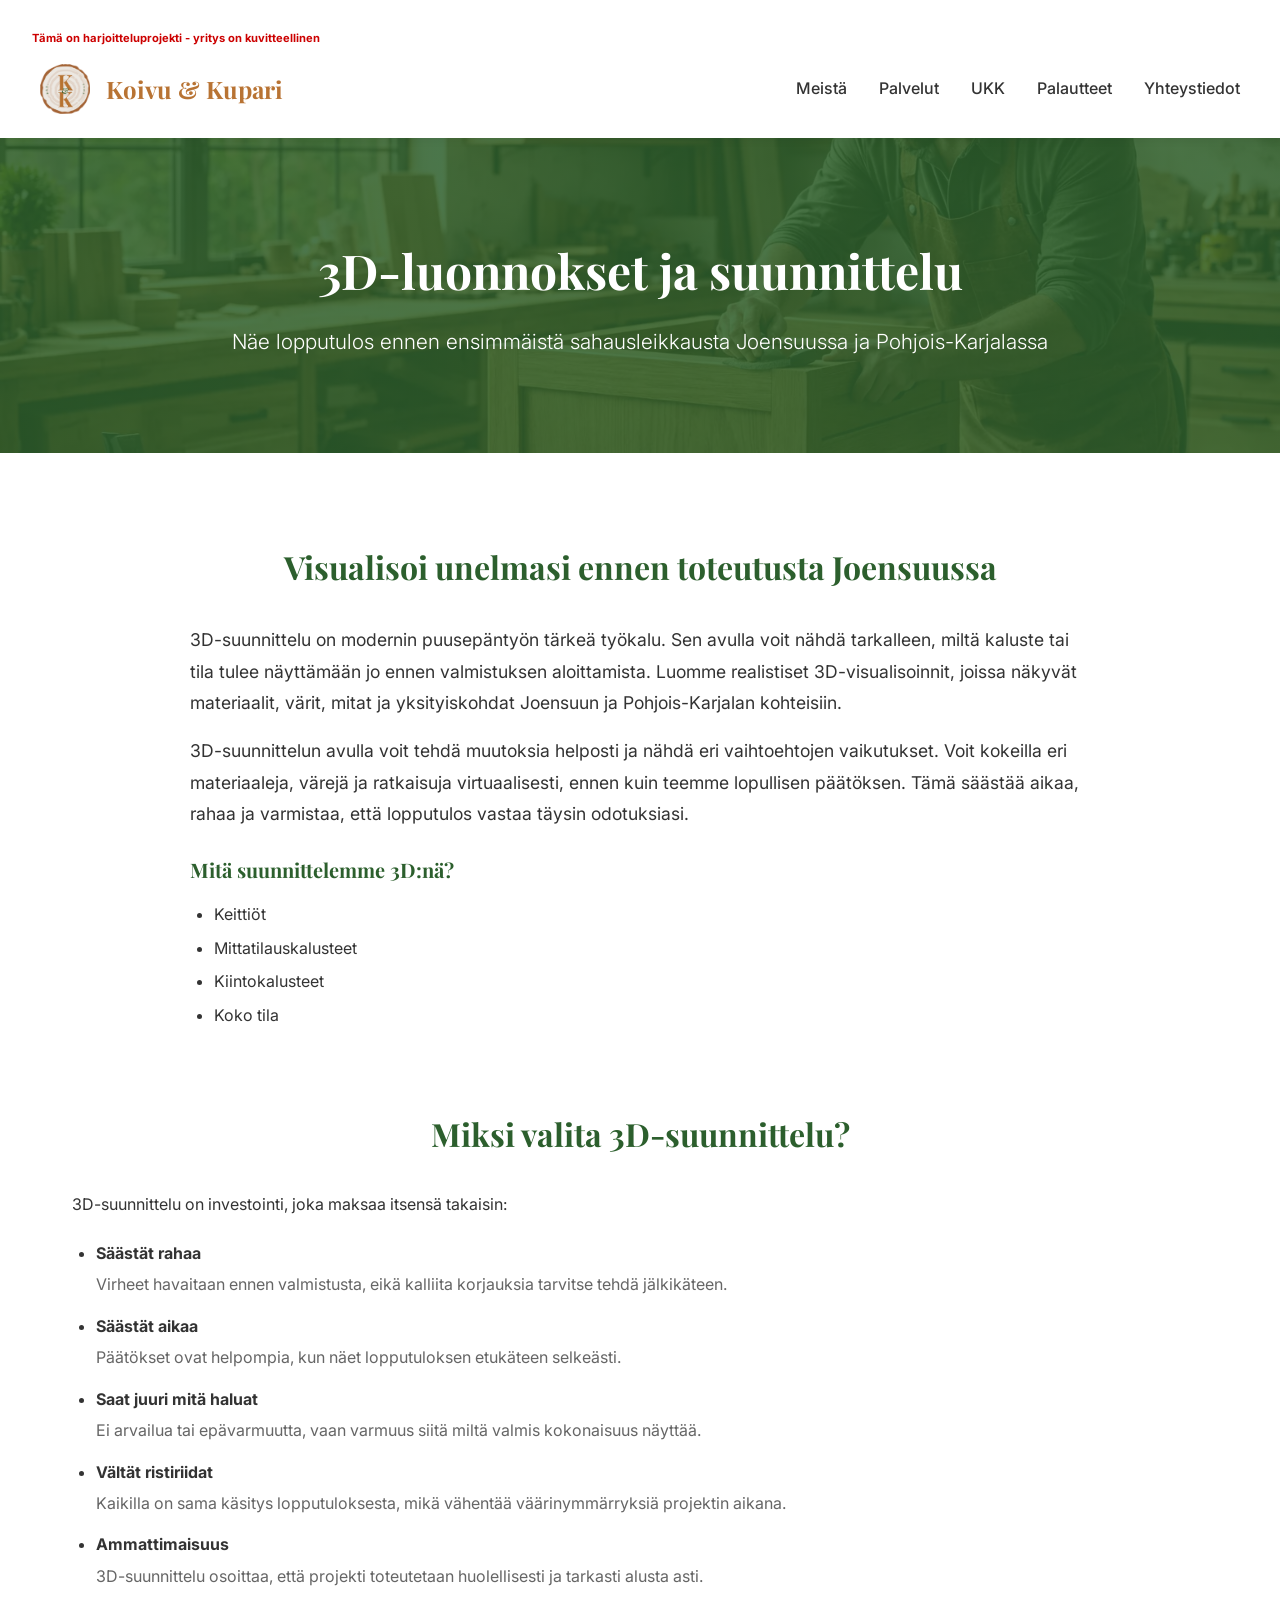
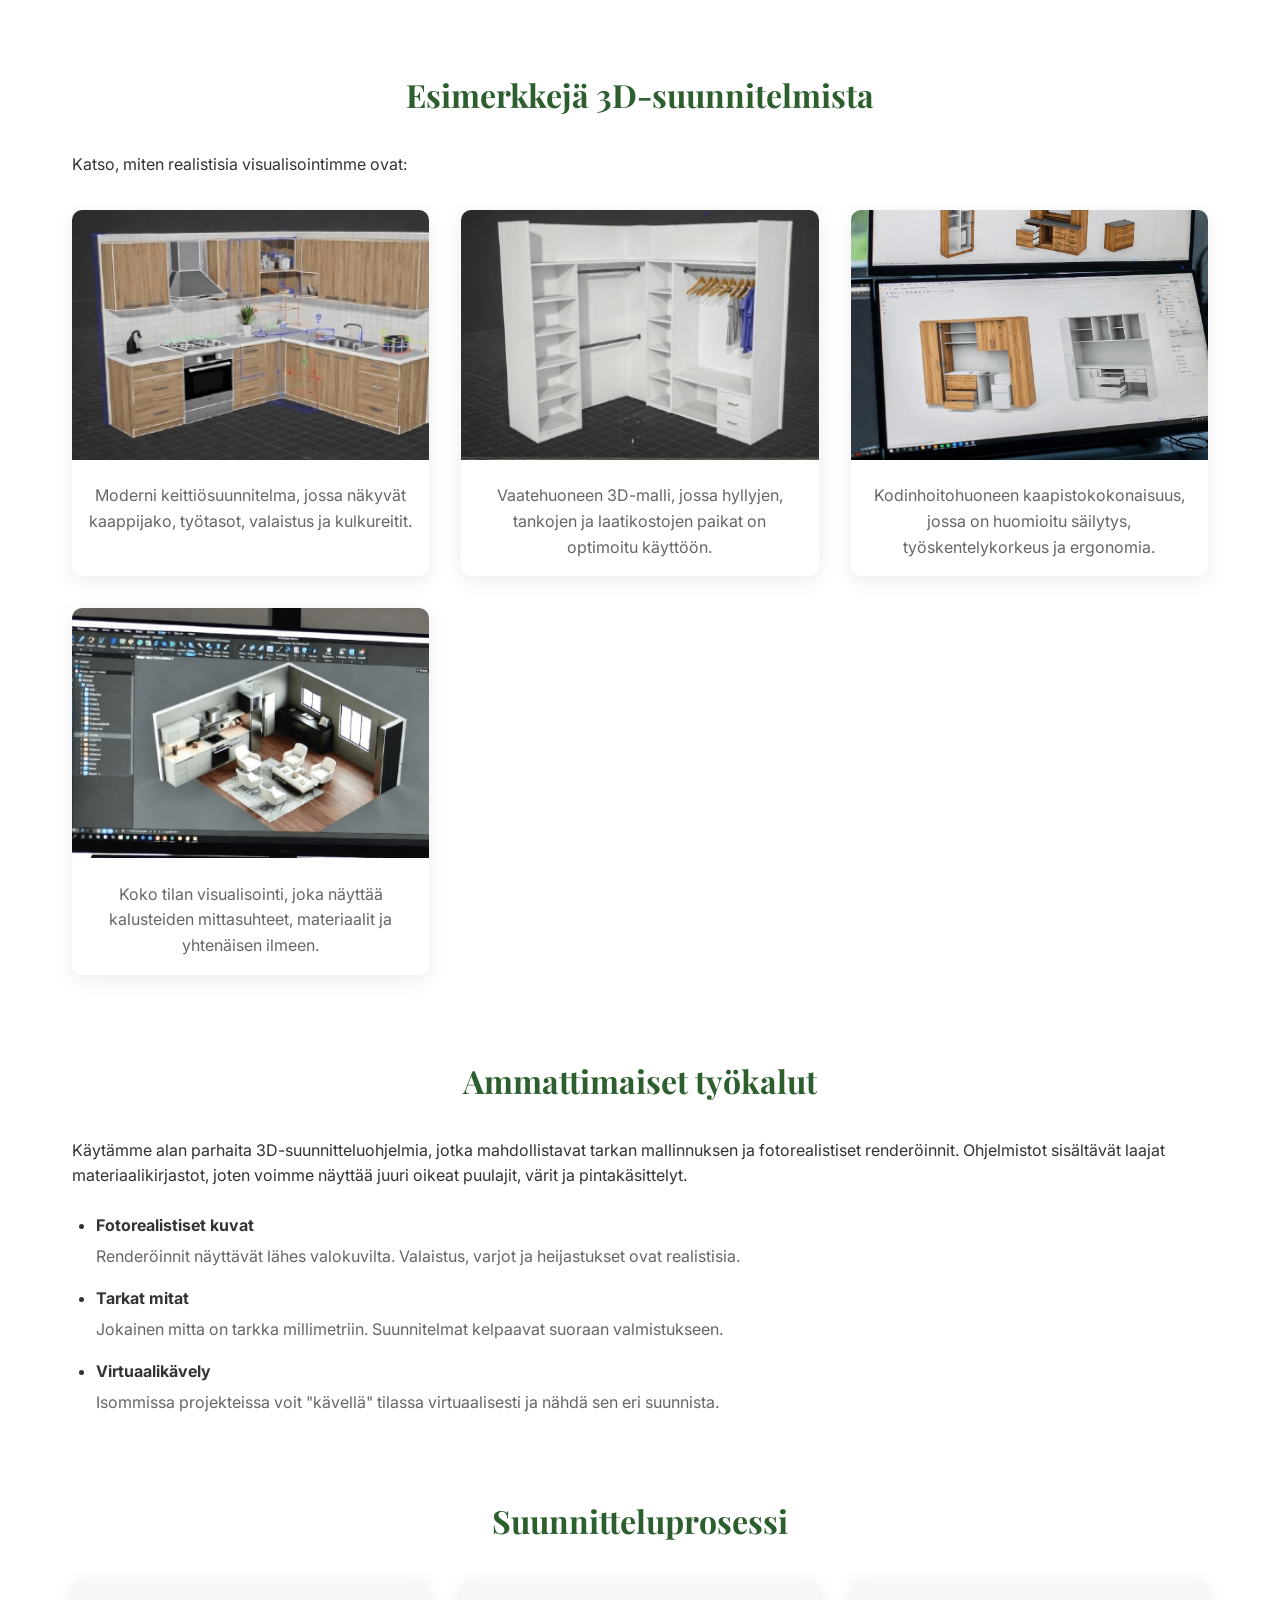
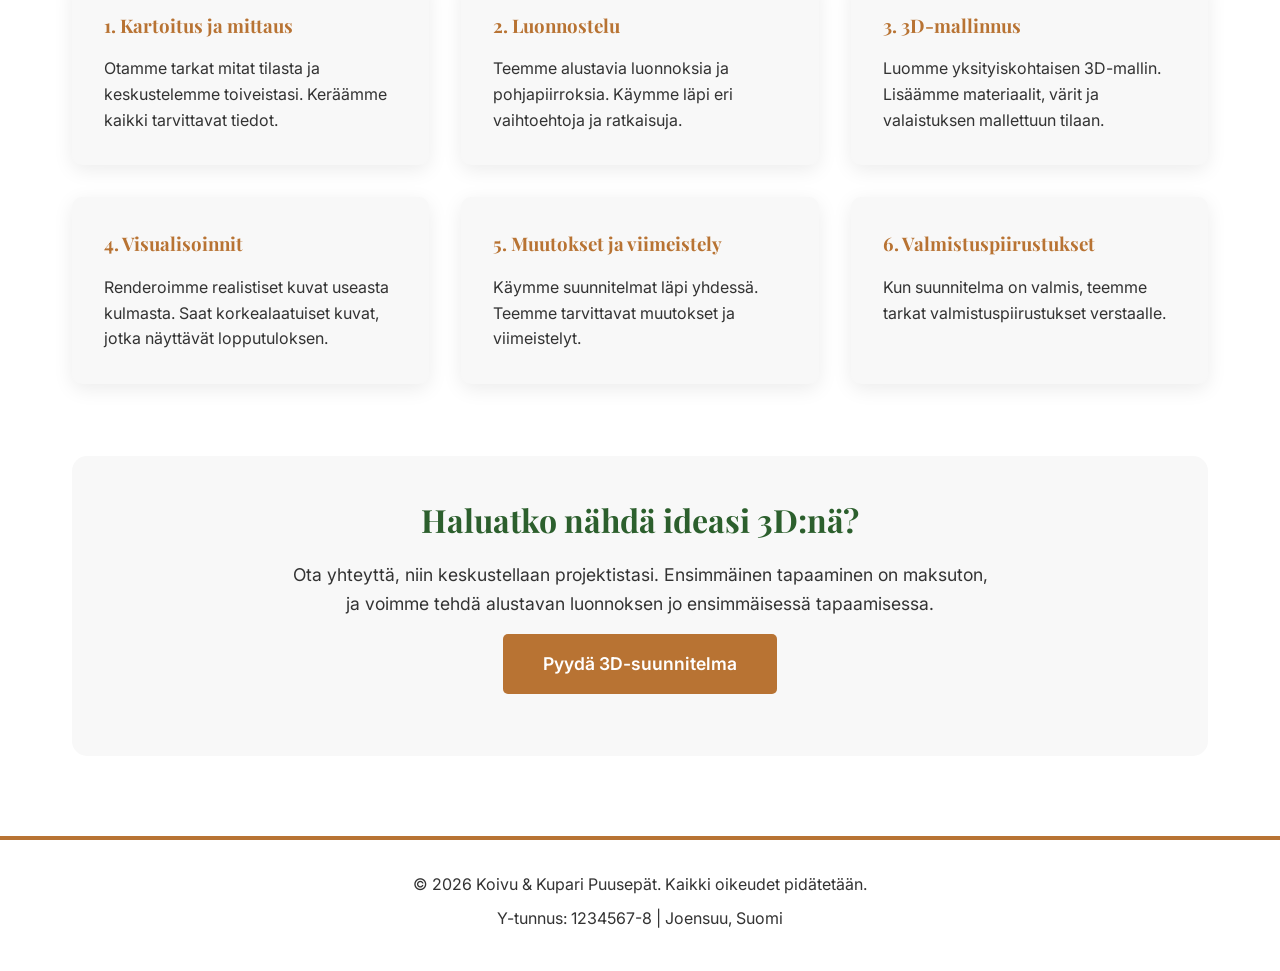
<file: palvelut/3d-suunnittelu.html>
<!DOCTYPE html>
<html lang="fi">
<head>
    <meta charset="UTF-8">
    <meta name="viewport" content="width=device-width, initial-scale=1.0">
    <title>3D-luonnokset ja suunnittelu - Koivu & Kupari Puusepät</title>
    
    <meta name="description" content="3D-visualisointi ja suunnittelu Joensuussa ja Pohjois-Karjalassa. Näet projektin lopputuloksen ennen valmistusta realistisilla 3D-kuvilla.">
    <meta name="author" content="Koivu & Kupari Puusepät">
    <meta name="robots" content="index, follow">
    <meta name="geo.region" content="FI-13">
    <meta name="geo.placename" content="Joensuu">
    <meta name="geo.position" content="62.6010;29.7636">
    <meta name="ICBM" content="62.6010, 29.7636">
    <link rel="canonical" href="https://koivukupari.fi/palvelut/3d-suunnittelu.html">

    <meta property="og:type" content="article">
    <meta property="og:locale" content="fi_FI">
    <meta property="og:site_name" content="Koivu & Kupari Puusepät">
    <meta property="og:url" content="https://koivukupari.fi/palvelut/3d-suunnittelu.html">
    <meta property="og:title" content="3D-luonnokset ja suunnittelu - Koivu & Kupari Puusepät">
    <meta property="og:description" content="Realistiset 3D-suunnitelmat kalusteista ja tiloista ennen toteutusta Joensuussa ja Pohjois-Karjalassa.">
    <meta property="og:image" content="https://koivukupari.fi/images/suunnittelu.webp">
    <meta property="og:image:alt" content="3D-suunnittelu Joensuussa ja Pohjois-Karjalassa">

    <link rel="icon" type="image/webp" href="../images/logo.webp">
    
    <link rel="preconnect" href="https://fonts.googleapis.com">
    <link rel="preconnect" href="https://fonts.gstatic.com" crossorigin>
    <link rel="preload" as="style" href="https://fonts.googleapis.com/css2?family=Playfair+Display:wght@600;700&family=Inter:wght@400;500;600&display=swap" onload="this.onload=null;this.rel='stylesheet'">
    <noscript><link rel="stylesheet" href="https://fonts.googleapis.com/css2?family=Playfair+Display:wght@600;700&family=Inter:wght@400;500;600&display=swap"></noscript>
    <link rel="stylesheet" href="../style.css">
</head>
<body>
    <header>
        <span style="color: #c00; font-weight: bold; font-size: 0.7rem; padding-bottom: 1rem; display: inline-block;">Tämä on harjoitteluprojekti - yritys on kuvitteellinen</span>
        <nav>
            <a href="../index.html" class="logo">
                <img src="../images/logo.webp" alt="Koivu & Kupari Puusepät logo, Joensuu Pohjois-Karjala" class="logo-img">
                <span class="logo-text">Koivu & Kupari</span>
            </a>
            <button class="hamburger" aria-label="Menu">
                <span></span>
                <span></span>
                <span></span>
            </button>
            <ul class="nav-links">
                <li><a href="../index.html#meista">Meistä</a></li>
                <li class="dropdown">
                    <a href="../index.html#palvelut" class="dropdown-toggle">Palvelut</a>
                    <ul class="dropdown-menu">
                        <li><a href="mittatilauskalusteet.html">Mittatilauskalusteet</a></li>
                        <li><a href="keittioremontit.html">Keittiöremontit</a></li>
                        <li><a href="kiintokalusteet.html">Kiintokalusteiden asennus</a></li>
                        <li><a href="huonekalujen-kunnostus.html">Huonekalujen kunnostus</a></li>
                        <li><a href="3d-suunnittelu.html">3D-luonnokset ja suunnittelu</a></li>
                    </ul>
                </li>
                <li><a href="../faq.html">UKK</a></li>
                <li><a href="../index.html#palautteet">Palautteet</a></li>
                <li><a href="../contacts.html">Yhteystiedot</a></li>
            </ul>
        </nav>
    </header>

    <main>
        <!-- Service Hero -->
        <section class="service-hero" aria-label="3D-suunnittelu Joensuussa ja Pohjois-Karjalassa">
            <div class="service-hero-content">
                <h1>3D-luonnokset ja suunnittelu</h1>
                <p>Näe lopputulos ennen ensimmäistä sahausleikkausta Joensuussa ja Pohjois-Karjalassa</p>
            </div>
        </section>

        <!-- Service Content -->
        <section class="service-content">
            <div class="service-intro">
                <h2>Visualisoi unelmasi ennen toteutusta Joensuussa</h2>
                <p>3D-suunnittelu on modernin puusepäntyön tärkeä työkalu. Sen avulla voit nähdä tarkalleen, miltä kaluste tai tila tulee näyttämään jo ennen valmistuksen aloittamista. Luomme realistiset 3D-visualisoinnit, joissa näkyvät materiaalit, värit, mitat ja yksityiskohdat Joensuun ja Pohjois-Karjalan kohteisiin.</p>
                <p>3D-suunnittelun avulla voit tehdä muutoksia helposti ja nähdä eri vaihtoehtojen vaikutukset. Voit kokeilla eri materiaaleja, värejä ja ratkaisuja virtuaalisesti, ennen kuin teemme lopullisen päätöksen. Tämä säästää aikaa, rahaa ja varmistaa, että lopputulos vastaa täysin odotuksiasi.</p>
                <h3>Mitä suunnittelemme 3D:nä?</h3>
                <ul>
                    <li>Keittiöt</li>
                    <li>Mittatilauskalusteet</li>
                    <li>Kiintokalusteet</li>
                    <li>Koko tila</li>
                </ul>
            </div>

            <!-- Why Choose 3D -->
            <div class="service-why-3d">
                <h2>Miksi valita 3D-suunnittelu?</h2>
                <p>3D-suunnittelu on investointi, joka maksaa itsensä takaisin:</p>
                <ul class="software-bullets">
                    <li>
                        <strong>Säästät rahaa</strong>
                        <p>Virheet havaitaan ennen valmistusta, eikä kalliita korjauksia tarvitse tehdä jälkikäteen.</p>
                    </li>
                    <li>
                        <strong>Säästät aikaa</strong>
                        <p>Päätökset ovat helpompia, kun näet lopputuloksen etukäteen selkeästi.</p>
                    </li>
                    <li>
                        <strong>Saat juuri mitä haluat</strong>
                        <p>Ei arvailua tai epävarmuutta, vaan varmuus siitä miltä valmis kokonaisuus näyttää.</p>
                    </li>
                    <li>
                        <strong>Vältät ristiriidat</strong>
                        <p>Kaikilla on sama käsitys lopputuloksesta, mikä vähentää väärinymmärryksiä projektin aikana.</p>
                    </li>
                    <li>
                        <strong>Ammattimaisuus</strong>
                        <p>3D-suunnittelu osoittaa, että projekti toteutetaan huolellisesti ja tarkasti alusta asti.</p>
                    </li>
                </ul>
            </div>

            <!-- Examples -->
            <div class="service-examples">
                <h2>Esimerkkejä 3D-suunnitelmista</h2>
                <p>Katso, miten realistisia visualisointimme ovat:</p>
                <div class="examples-gallery">
                    <div class="gallery-item">
                        <img src="../images/palvelut/3dkeittio.webp" alt="Keittiön 3D-suunnitelma kaappijaolla ja valaistuksella Joensuussa" class="gallery-image" loading="lazy" decoding="async">
                        <p>Moderni keittiösuunnitelma, jossa näkyvät kaappijako, työtasot, valaistus ja kulkureitit.</p>
                    </div>
                    <div class="gallery-item">
                        <img src="../images/palvelut/3dmittatilaus.webp" alt="Vaatehuoneen 3D-malli säilytysratkaisuilla Pohjois-Karjalassa" class="gallery-image" loading="lazy" decoding="async">
                        <p>Vaatehuoneen 3D-malli, jossa hyllyjen, tankojen ja laatikostojen paikat on optimoitu käyttöön.</p>
                    </div>
                    <div class="gallery-item">
                        <img src="../images/palvelut/3dkalusteet.webp" alt="Kodinhoitohuoneen kaapistojen 3D-visualisointi Joensuun kohteessa" class="gallery-image" loading="lazy" decoding="async">
                        <p>Kodinhoitohuoneen kaapistokokonaisuus, jossa on huomioitu säilytys, työskentelykorkeus ja ergonomia.</p>
                    </div>
                    <div class="gallery-item">
                        <img src="../images/palvelut/3dkokotila.webp" alt="Koko tilan 3D-visualisointi mittasuhteineen Joensuussa" class="gallery-image" loading="lazy" decoding="async">
                        <p>Koko tilan visualisointi, joka näyttää kalusteiden mittasuhteet, materiaalit ja yhtenäisen ilmeen.</p>
                    </div>
                </div>
            </div>

            <!-- Software -->
            <div class="service-software">
                <h2>Ammattimaiset työkalut</h2>
                <p>Käytämme alan parhaita 3D-suunnitteluohjelmia, jotka mahdollistavat tarkan mallinnuksen ja fotorealistiset renderöinnit. Ohjelmistot sisältävät laajat materiaalikirjastot, joten voimme näyttää juuri oikeat puulajit, värit ja pintakäsittelyt.</p>
                <ul class="software-bullets">
                    <li>
                        <strong>Fotorealistiset kuvat</strong>
                        <p>Renderöinnit näyttävät lähes valokuvilta. Valaistus, varjot ja heijastukset ovat realistisia.</p>
                    </li>
                    <li>
                        <strong>Tarkat mitat</strong>
                        <p>Jokainen mitta on tarkka millimetriin. Suunnitelmat kelpaavat suoraan valmistukseen.</p>
                    </li>
                    <li>
                        <strong>Virtuaalikävely</strong>
                        <p>Isommissa projekteissa voit "kävellä" tilassa virtuaalisesti ja nähdä sen eri suunnista.</p>
                    </li>
                </ul>
            </div>

            <!-- Process -->
            <div class="service-process">
                <h2>Suunnitteluprosessi</h2>
                <div class="features-grid">
                    <div class="feature-item">
                        <h3>1. Kartoitus ja mittaus</h3>
                        <p>Otamme tarkat mitat tilasta ja keskustelemme toiveistasi. Keräämme kaikki tarvittavat tiedot.</p>
                    </div>
                    <div class="feature-item">
                        <h3>2. Luonnostelu</h3>
                        <p>Teemme alustavia luonnoksia ja pohjapiirroksia. Käymme läpi eri vaihtoehtoja ja ratkaisuja.</p>
                    </div>
                    <div class="feature-item">
                        <h3>3. 3D-mallinnus</h3>
                        <p>Luomme yksityiskohtaisen 3D-mallin. Lisäämme materiaalit, värit ja valaistuksen mallettuun tilaan.</p>
                    </div>
                    <div class="feature-item">
                        <h3>4. Visualisoinnit</h3>
                        <p>Renderoimme realistiset kuvat useasta kulmasta. Saat korkealaatuiset kuvat, jotka näyttävät lopputuloksen.</p>
                    </div>
                    <div class="feature-item">
                        <h3>5. Muutokset ja viimeistely</h3>
                        <p>Käymme suunnitelmat läpi yhdessä. Teemme tarvittavat muutokset ja viimeistelyt.</p>
                    </div>
                    <div class="feature-item">
                        <h3>6. Valmistuspiirustukset</h3>
                        <p>Kun suunnitelma on valmis, teemme tarkat valmistuspiirustukset verstaalle.</p>
                    </div>
                </div>
            </div>

            <!-- CTA -->
            <div class="service-cta">
                <h2>Haluatko nähdä ideasi 3D:nä?</h2>
                <p>Ota yhteyttä, niin keskustellaan projektistasi. Ensimmäinen tapaaminen on maksuton, ja voimme tehdä alustavan luonnoksen jo ensimmäisessä tapaamisessa.</p>
                <a href="../contacts.html?aihe=3d-suunnittelu#yhteydenottolomake" class="cta-button">Pyydä 3D-suunnitelma</a>
            </div>
        </section>
    </main>

    <footer>
        <p>&copy; 2026 Koivu & Kupari Puusepät. Kaikki oikeudet pidätetään.</p>
        <p>Y-tunnus: 1234567-8 | Joensuu, Suomi</p>
    </footer>

    <script>
        const dropdown = document.querySelector('.dropdown');
        if (dropdown) {
            dropdown.addEventListener('mouseenter', function() {
                this.classList.add('active');
            });
            dropdown.addEventListener('mouseleave', function() {
                this.classList.remove('active');
            });
        }

        document.querySelector('.hamburger').addEventListener('click', function() {
            this.classList.toggle('active');
            document.querySelector('.nav-links').classList.toggle('active');
            document.body.classList.toggle('menu-open');
        });
    </script>
</body>
</html>
</file>
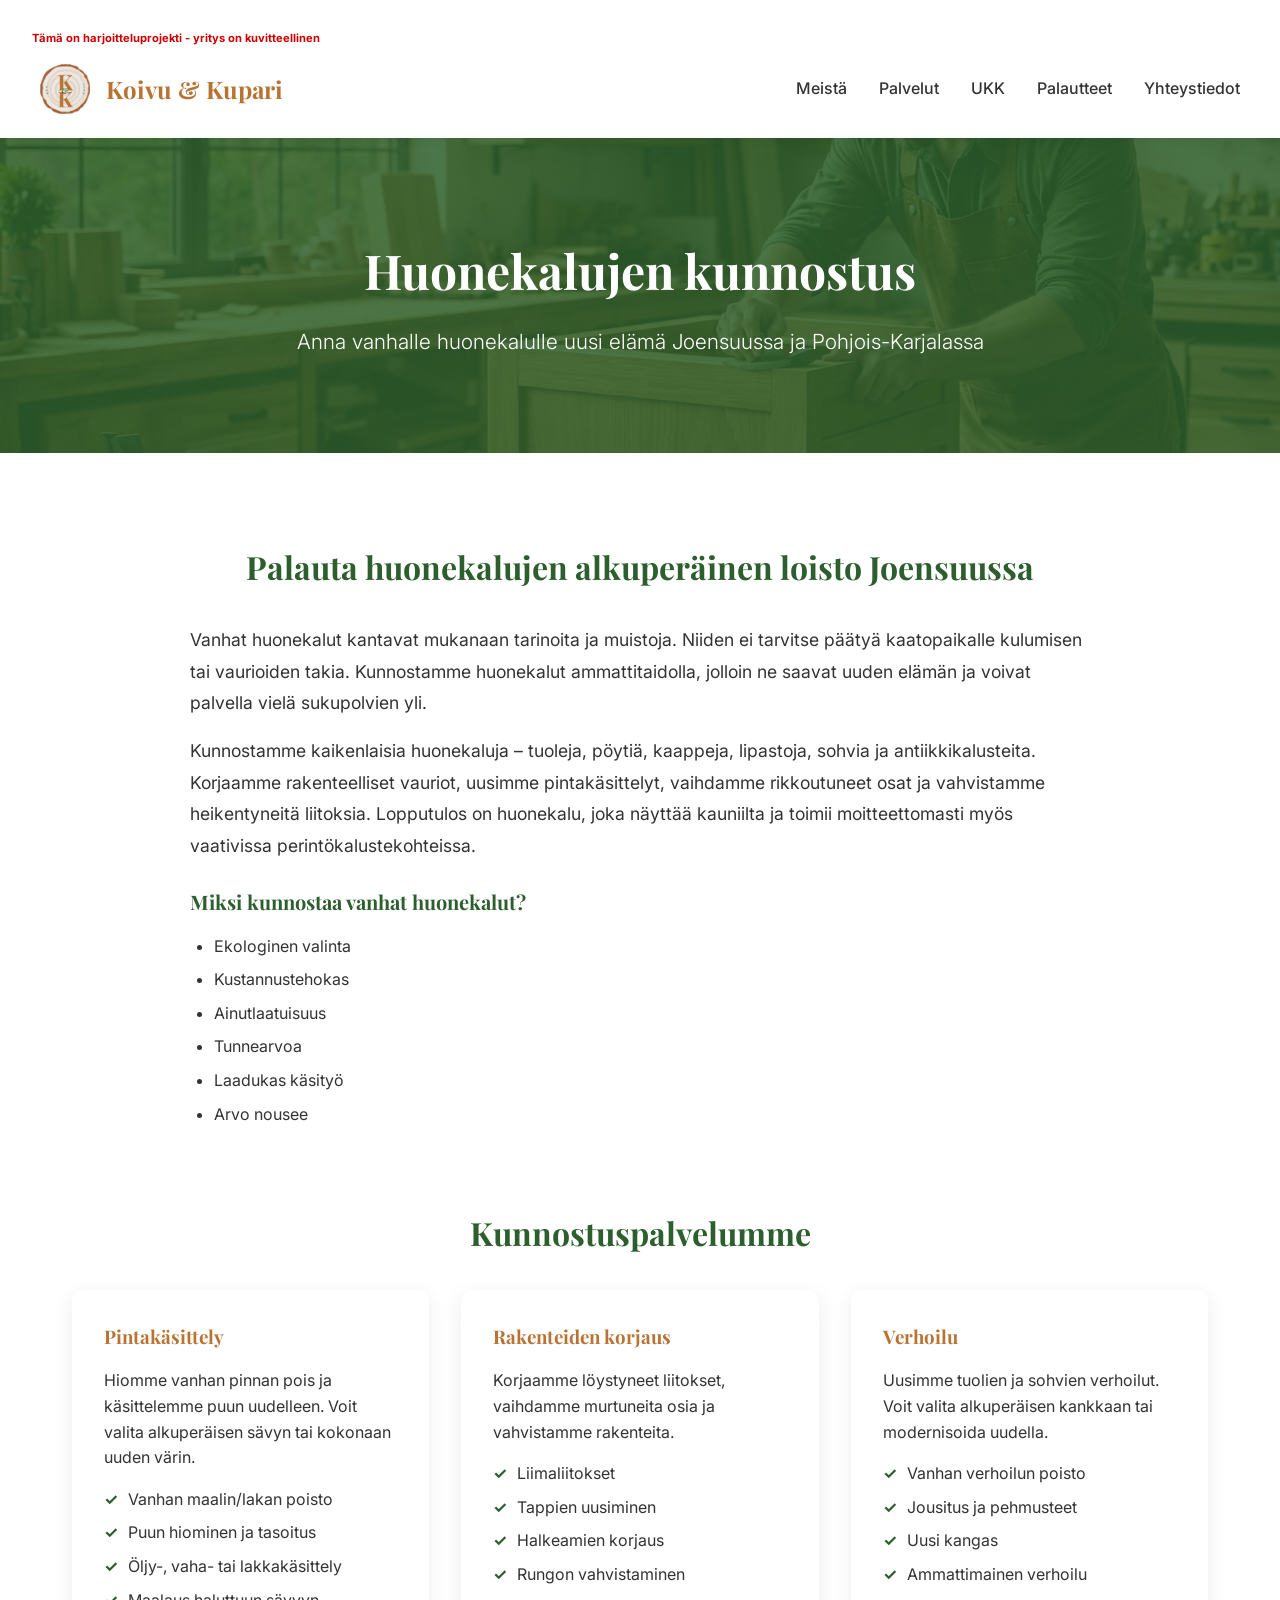
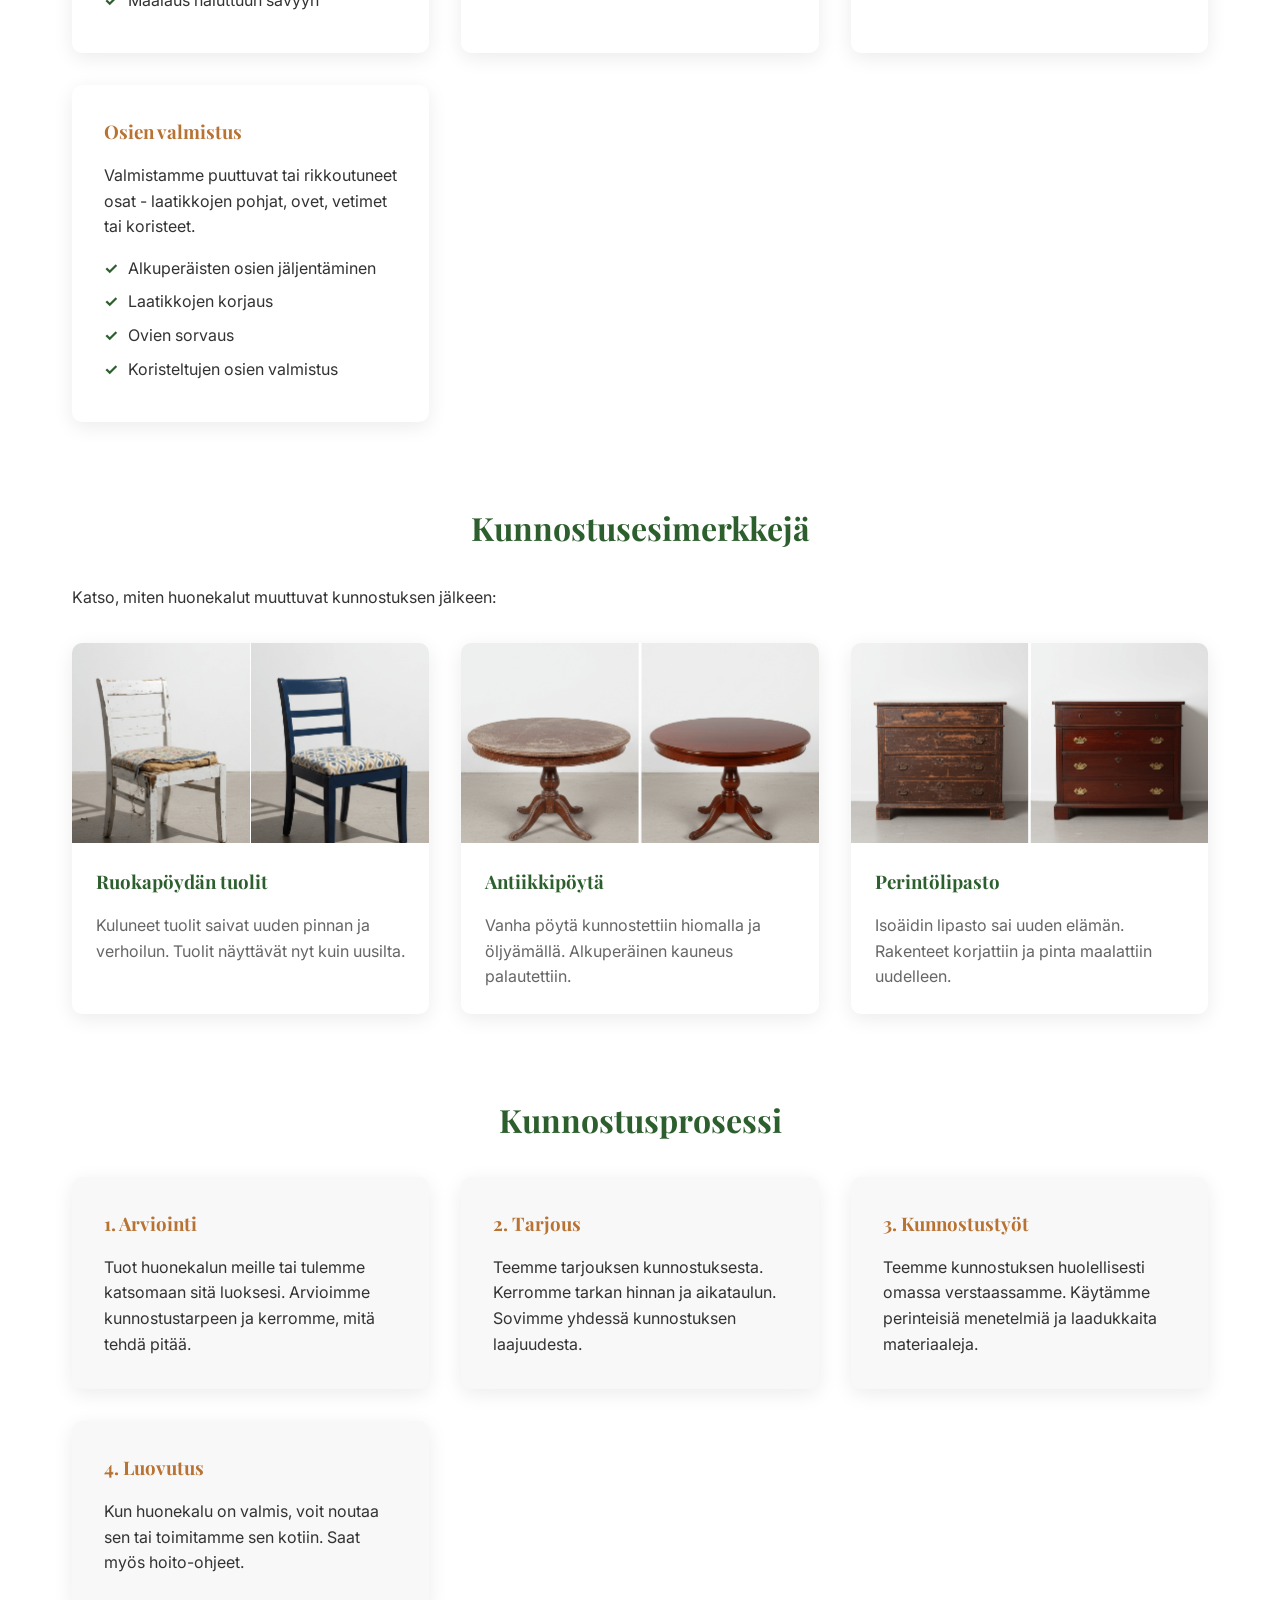
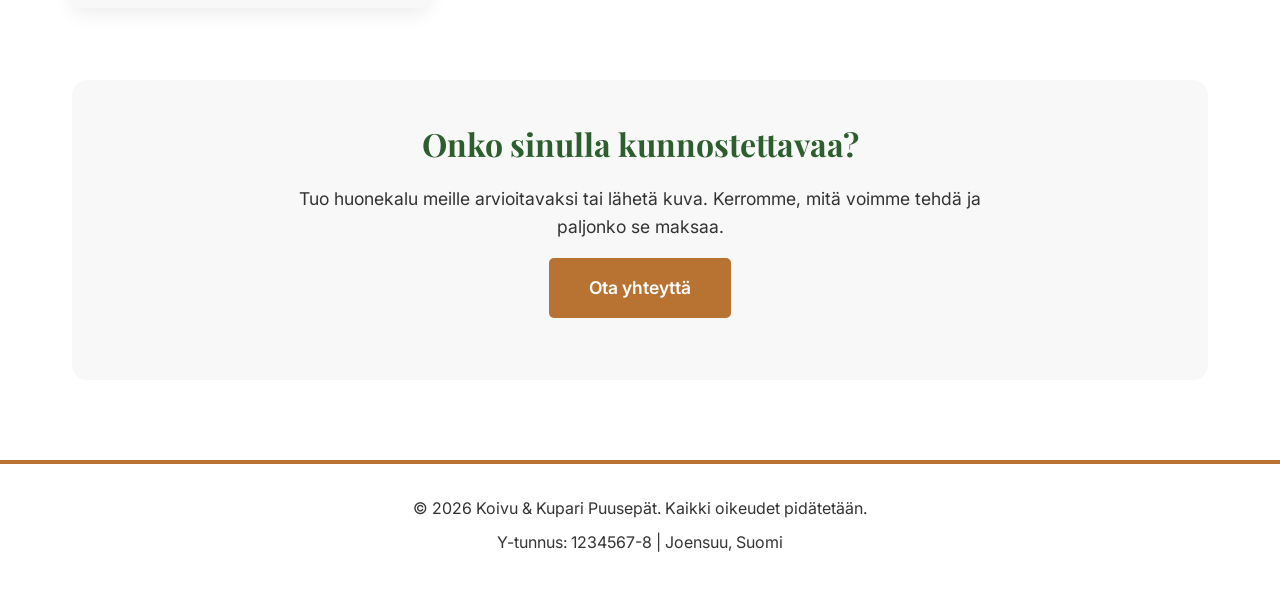
<file: palvelut/huonekalujen-kunnostus.html>
<!DOCTYPE html>
<html lang="fi">
<head>
    <meta charset="UTF-8">
    <meta name="viewport" content="width=device-width, initial-scale=1.0">
    <title>Huonekalujen kunnostus - Koivu & Kupari Puusepät</title>
    
    <meta name="description" content="Huonekalujen kunnostus Joensuussa ja Pohjois-Karjalassa. Palautamme vanhoille huonekaluille alkuperäisen kauneuden, korjaamme vauriot ja uusimme pintakäsittelyt.">
    <meta name="author" content="Koivu & Kupari Puusepät">
    <meta name="robots" content="index, follow">
    <meta name="geo.region" content="FI-13">
    <meta name="geo.placename" content="Joensuu">
    <meta name="geo.position" content="62.6010;29.7636">
    <meta name="ICBM" content="62.6010, 29.7636">
    <link rel="canonical" href="https://koivukupari.fi/palvelut/huonekalujen-kunnostus.html">

    <meta property="og:type" content="article">
    <meta property="og:locale" content="fi_FI">
    <meta property="og:site_name" content="Koivu & Kupari Puusepät">
    <meta property="og:url" content="https://koivukupari.fi/palvelut/huonekalujen-kunnostus.html">
    <meta property="og:title" content="Huonekalujen kunnostus - Koivu & Kupari Puusepät">
    <meta property="og:description" content="Kunnostamme vanhat huonekalut Joensuussa ja Pohjois-Karjalassa huolella ja palautamme niiden arvon sekä käytettävyyden.">
    <meta property="og:image" content="https://koivukupari.fi/images/kunnostus.webp">
    <meta property="og:image:alt" content="Huonekalujen kunnostus Joensuussa ja Pohjois-Karjalassa">

    <link rel="icon" type="image/webp" href="../images/logo.webp">
    
    <link rel="preconnect" href="https://fonts.googleapis.com">
    <link rel="preconnect" href="https://fonts.gstatic.com" crossorigin>
    <link rel="preload" as="style" href="https://fonts.googleapis.com/css2?family=Playfair+Display:wght@600;700&family=Inter:wght@400;500;600&display=swap" onload="this.onload=null;this.rel='stylesheet'">
    <noscript><link rel="stylesheet" href="https://fonts.googleapis.com/css2?family=Playfair+Display:wght@600;700&family=Inter:wght@400;500;600&display=swap"></noscript>
    <link rel="stylesheet" href="../style.css">
</head>
<body>
    <header>
        <span style="color: #c00; font-weight: bold; font-size: 0.7rem; padding-bottom: 1rem; display: inline-block;">Tämä on harjoitteluprojekti - yritys on kuvitteellinen</span>
        <nav>
            <a href="../index.html" class="logo">
                <img src="../images/logo.webp" alt="Koivu & Kupari Puusepät logo, Joensuu Pohjois-Karjala" class="logo-img">
                <span class="logo-text">Koivu & Kupari</span>
            </a>
            <button class="hamburger" aria-label="Menu">
                <span></span>
                <span></span>
                <span></span>
            </button>
            <ul class="nav-links">
                <li><a href="../index.html#meista">Meistä</a></li>
                <li class="dropdown">
                    <a href="../index.html#palvelut" class="dropdown-toggle">Palvelut</a>
                    <ul class="dropdown-menu">
                        <li><a href="mittatilauskalusteet.html">Mittatilauskalusteet</a></li>
                        <li><a href="keittioremontit.html">Keittiöremontit</a></li>
                        <li><a href="kiintokalusteet.html">Kiintokalusteiden asennus</a></li>
                        <li><a href="huonekalujen-kunnostus.html">Huonekalujen kunnostus</a></li>
                        <li><a href="3d-suunnittelu.html">3D-luonnokset ja suunnittelu</a></li>
                    </ul>
                </li>
                <li><a href="../faq.html">UKK</a></li>
                <li><a href="../index.html#palautteet">Palautteet</a></li>
                <li><a href="../contacts.html">Yhteystiedot</a></li>
            </ul>
        </nav>
    </header>

    <main>
        <!-- Service Hero -->
        <section class="service-hero" aria-label="Huonekalujen kunnostus Joensuussa ja Pohjois-Karjalassa">
            <div class="service-hero-content">
                <h1>Huonekalujen kunnostus</h1>
                <p>Anna vanhalle huonekalulle uusi elämä Joensuussa ja Pohjois-Karjalassa</p>
            </div>
        </section>

        <!-- Service Content -->
        <section class="service-content">
            <div class="service-intro">
                <h2>Palauta huonekalujen alkuperäinen loisto Joensuussa</h2>
                <p>Vanhat huonekalut kantavat mukanaan tarinoita ja muistoja. Niiden ei tarvitse päätyä kaatopaikalle kulumisen tai vaurioiden takia. Kunnostamme huonekalut ammattitaidolla, jolloin ne saavat uuden elämän ja voivat palvella vielä sukupolvien yli.</p>
                <p>Kunnostamme kaikenlaisia huonekaluja – tuoleja, pöytiä, kaappeja, lipastoja, sohvia ja antiikkikalusteita. Korjaamme rakenteelliset vauriot, uusimme pintakäsittelyt, vaihdamme rikkoutuneet osat ja vahvistamme heikentyneitä liitoksia. Lopputulos on huonekalu, joka näyttää kauniilta ja toimii moitteettomasti myös vaativissa perintökalustekohteissa.</p>
                <h3>Miksi kunnostaa vanhat huonekalut?</h3>
                <ul>
                    <li>Ekologinen valinta</li>
                    <li>Kustannustehokas</li>
                    <li>Ainutlaatuisuus</li>
                    <li>Tunnearvoa</li>
                    <li>Laadukas käsityö</li>
                    <li>Arvo nousee</li>
                </ul>
            </div>

            <!-- Services -->
            <div class="service-restoration-types">
                <h2>Kunnostuspalvelumme</h2>
                <div class="restoration-grid">
                    <div class="restoration-card">
                        <h3>Pintakäsittely</h3>
                        <p>Hiomme vanhan pinnan pois ja käsittelemme puun uudelleen. Voit valita alkuperäisen sävyn tai kokonaan uuden värin.</p>
                        <ul>
                            <li>Vanhan maalin/lakan poisto</li>
                            <li>Puun hiominen ja tasoitus</li>
                            <li>Öljy-, vaha- tai lakkakäsittely</li>
                            <li>Maalaus haluttuun sävyyn</li>
                        </ul>
                    </div>

                    <div class="restoration-card">
                        <h3>Rakenteiden korjaus</h3>
                        <p>Korjaamme löystyneet liitokset, vaihdamme murtuneita osia ja vahvistamme rakenteita.</p>
                        <ul>
                            <li>Liimaliitokset</li>
                            <li>Tappien uusiminen</li>
                            <li>Halkeamien korjaus</li>
                            <li>Rungon vahvistaminen</li>
                        </ul>
                    </div>

                    <div class="restoration-card">
                        <h3>Verhoilu</h3>
                        <p>Uusimme tuolien ja sohvien verhoilut. Voit valita alkuperäisen kankkaan tai modernisoida uudella.</p>
                        <ul>
                            <li>Vanhan verhoilun poisto</li>
                            <li>Jousitus ja pehmusteet</li>
                            <li>Uusi kangas</li>
                            <li>Ammattimainen verhoilu</li>
                        </ul>
                    </div>

                    <div class="restoration-card">
                        <h3>Osien valmistus</h3>
                        <p>Valmistamme puuttuvat tai rikkoutuneet osat - laatikkojen pohjat, ovet, vetimet tai koristeet.</p>
                        <ul>
                            <li>Alkuperäisten osien jäljentäminen</li>
                            <li>Laatikkojen korjaus</li>
                            <li>Ovien sorvaus</li>
                            <li>Koristeltujen osien valmistus</li>
                        </ul>
                    </div>
                </div>
            </div>

            <!-- Before/After -->
            <div class="service-examples">
                <h2>Kunnostusesimerkkejä</h2>
                <p>Katso, miten huonekalut muuttuvat kunnostuksen jälkeen:</p>
                <div class="beforeafter-grid">
                    <div class="beforeafter-card">
                        <img src="../images/palvelut/tuoli.webp" alt="Ruokapöydän tuolin ennen ja jälkeen kunnostuksen Joensuussa" class="beforeafter-image" loading="lazy" decoding="async">
                        <h3>Ruokapöydän tuolit</h3>
                        <p>Kuluneet tuolit saivat uuden pinnan ja verhoilun. Tuolit näyttävät nyt kuin uusilta.</p>
                    </div>

                    <div class="beforeafter-card">
                        <img src="../images/palvelut/poyta.webp" alt="Pöydän ennen ja jälkeen pintakäsittelyn Pohjois-Karjalan kohteessa" class="beforeafter-image" loading="lazy" decoding="async">
                        <h3>Antiikkipöytä</h3>
                        <p>Vanha pöytä kunnostettiin hiomalla ja öljyämällä. Alkuperäinen kauneus palautettiin.</p>
                    </div>

                    <div class="beforeafter-card">
                        <img src="../images/palvelut/lipasti.webp" alt="Perintölipaston ennen ja jälkeen kunnostuksen Joensuun alueella" class="beforeafter-image" loading="lazy" decoding="async">
                        <h3>Perintölipasto</h3>
                        <p>Isoäidin lipasto sai uuden elämän. Rakenteet korjattiin ja pinta maalattiin uudelleen.</p>
                    </div>
                </div>
            </div>

            <!-- Process -->
            <div class="service-process">
                <h2>Kunnostusprosessi</h2>
                <div class="features-grid">
                    <div class="feature-item">
                        <h3>1. Arviointi</h3>
                        <p>Tuot huonekalun meille tai tulemme katsomaan sitä luoksesi. Arvioimme kunnostustarpeen ja kerromme, mitä tehdä pitää.</p>
                    </div>
                    <div class="feature-item">
                        <h3>2. Tarjous</h3>
                        <p>Teemme tarjouksen kunnostuksesta. Kerromme tarkan hinnan ja aikataulun. Sovimme yhdessä kunnostuksen laajuudesta.</p>
                    </div>
                    <div class="feature-item">
                        <h3>3. Kunnostustyöt</h3>
                        <p>Teemme kunnostuksen huolellisesti omassa verstaassamme. Käytämme perinteisiä menetelmiä ja laadukkaita materiaaleja.</p>
                    </div>
                    <div class="feature-item">
                        <h3>4. Luovutus</h3>
                        <p>Kun huonekalu on valmis, voit noutaa sen tai toimitamme sen kotiin. Saat myös hoito-ohjeet.</p>
                    </div>
                </div>
            </div>

            <!-- CTA -->
            <div class="service-cta">
                <h2>Onko sinulla kunnostettavaa?</h2>
                <p>Tuo huonekalu meille arvioitavaksi tai lähetä kuva. Kerromme, mitä voimme tehdä ja paljonko se maksaa.</p>
                <a href="../contacts.html?aihe=huonekalujen-kunnostus#yhteydenottolomake" class="cta-button">Ota yhteyttä</a>
            </div>
        </section>
    </main>

    <footer>
        <p>&copy; 2026 Koivu & Kupari Puusepät. Kaikki oikeudet pidätetään.</p>
        <p>Y-tunnus: 1234567-8 | Joensuu, Suomi</p>
    </footer>

    <script>
        const dropdown = document.querySelector('.dropdown');
        if (dropdown) {
            dropdown.addEventListener('mouseenter', function() {
                this.classList.add('active');
            });
            dropdown.addEventListener('mouseleave', function() {
                this.classList.remove('active');
            });
        }

        document.querySelector('.hamburger').addEventListener('click', function() {
            this.classList.toggle('active');
            document.querySelector('.nav-links').classList.toggle('active');
            document.body.classList.toggle('menu-open');
        });
    </script>
</body>
</html>
</file>
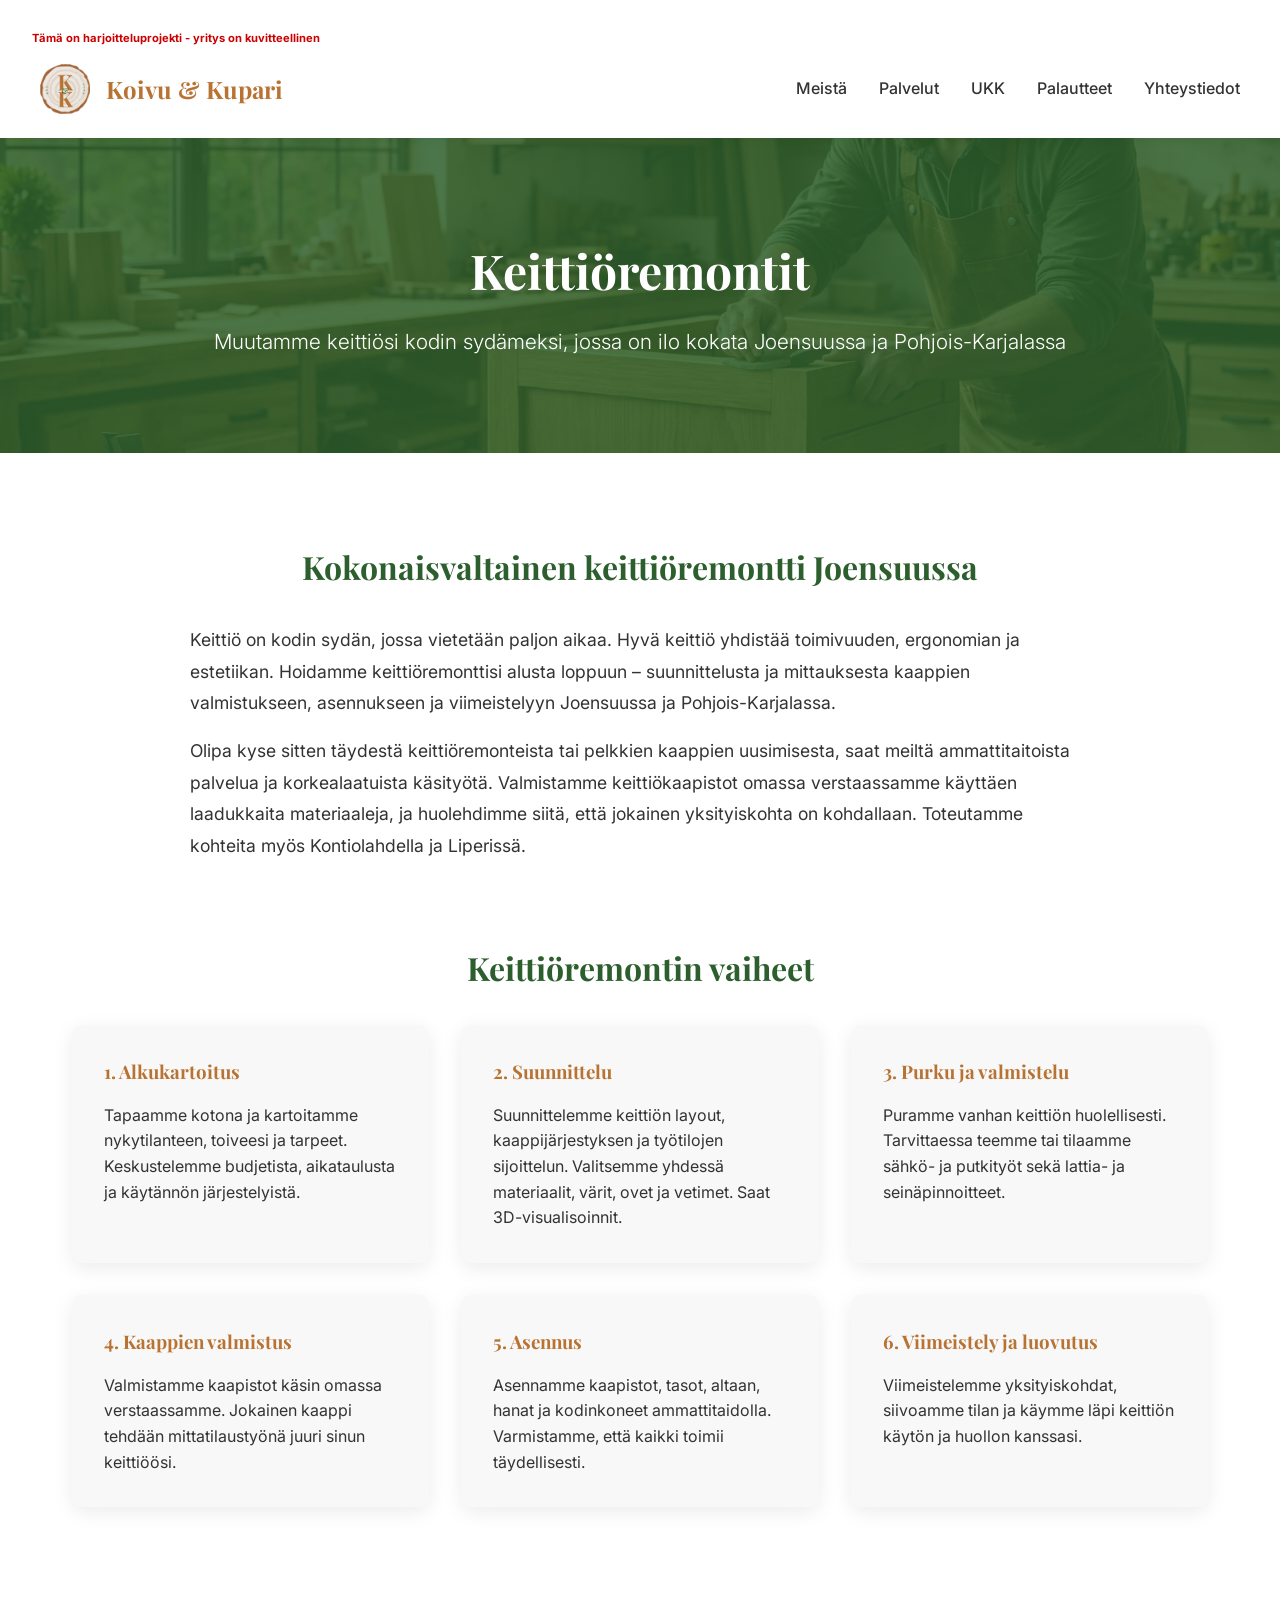
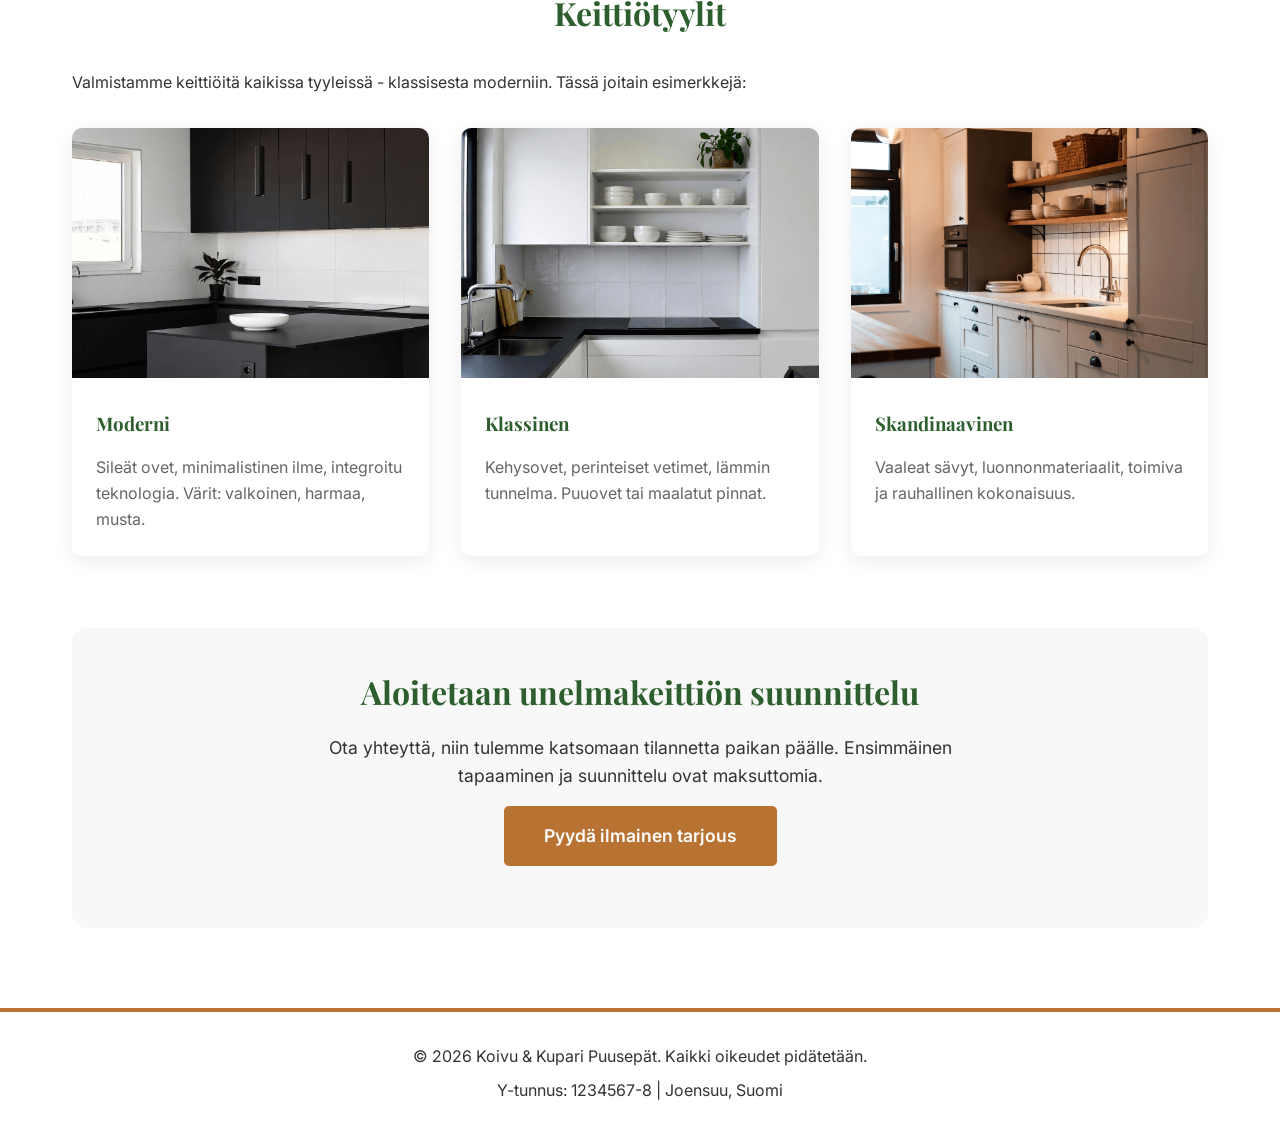
<file: palvelut/keittioremontit.html>
<!DOCTYPE html>
<html lang="fi">
<head>
    <meta charset="UTF-8">
    <meta name="viewport" content="width=device-width, initial-scale=1.0">
    <title>Keittiöremontit - Koivu & Kupari Puusepät</title>
    
    <meta name="description" content="Keittiöremontit Joensuussa ja Pohjois-Karjalassa. Hoidamme projektin alusta loppuun suunnittelusta kaappien valmistukseen ja asennukseen.">
    <meta name="author" content="Koivu & Kupari Puusepät">
    <meta name="robots" content="index, follow">
    <meta name="geo.region" content="FI-13">
    <meta name="geo.placename" content="Joensuu">
    <meta name="geo.position" content="62.6010;29.7636">
    <meta name="ICBM" content="62.6010, 29.7636">
    <link rel="canonical" href="https://koivukupari.fi/palvelut/keittioremontit.html">

    <meta property="og:type" content="article">
    <meta property="og:locale" content="fi_FI">
    <meta property="og:site_name" content="Koivu & Kupari Puusepät">
    <meta property="og:url" content="https://koivukupari.fi/palvelut/keittioremontit.html">
    <meta property="og:title" content="Keittiöremontit - Koivu & Kupari Puusepät">
    <meta property="og:description" content="Kokonaisvaltaiset keittiöremontit Joensuussa ja Pohjois-Karjalassa suunnittelusta asennukseen.">
    <meta property="og:image" content="https://koivukupari.fi/images/keittio.webp">
    <meta property="og:image:alt" content="Keittiöremontti Joensuussa ja Pohjois-Karjalassa">

    <link rel="icon" type="image/webp" href="../images/logo.webp">
    
    <link rel="preconnect" href="https://fonts.googleapis.com">
    <link rel="preconnect" href="https://fonts.gstatic.com" crossorigin>
    <link rel="preload" as="style" href="https://fonts.googleapis.com/css2?family=Playfair+Display:wght@600;700&family=Inter:wght@400;500;600&display=swap" onload="this.onload=null;this.rel='stylesheet'">
    <noscript><link rel="stylesheet" href="https://fonts.googleapis.com/css2?family=Playfair+Display:wght@600;700&family=Inter:wght@400;500;600&display=swap"></noscript>
    <link rel="stylesheet" href="../style.css">
</head>
<body>
    <header>
        <span style="color: #c00; font-weight: bold; font-size: 0.7rem; padding-bottom: 1rem; display: inline-block;">Tämä on harjoitteluprojekti - yritys on kuvitteellinen</span>
        <nav>
            <a href="../index.html" class="logo">
                <img src="../images/logo.webp" alt="Koivu & Kupari Puusepät logo, Joensuu Pohjois-Karjala" class="logo-img">
                <span class="logo-text">Koivu & Kupari</span>
            </a>
            <button class="hamburger" aria-label="Menu">
                <span></span>
                <span></span>
                <span></span>
            </button>
            <ul class="nav-links">
                <li><a href="../index.html#meista">Meistä</a></li>
                <li class="dropdown">
                    <a href="../index.html#palvelut" class="dropdown-toggle">Palvelut</a>
                    <ul class="dropdown-menu">
                        <li><a href="mittatilauskalusteet.html">Mittatilauskalusteet</a></li>
                        <li><a href="keittioremontit.html">Keittiöremontit</a></li>
                        <li><a href="kiintokalusteet.html">Kiintokalusteiden asennus</a></li>
                        <li><a href="huonekalujen-kunnostus.html">Huonekalujen kunnostus</a></li>
                        <li><a href="3d-suunnittelu.html">3D-luonnokset ja suunnittelu</a></li>
                    </ul>
                </li>
                <li><a href="../faq.html">UKK</a></li>
                <li><a href="../index.html#palautteet">Palautteet</a></li>
                <li><a href="../contacts.html">Yhteystiedot</a></li>
            </ul>
        </nav>
    </header>

    <main>
        <!-- Service Hero -->
        <section class="service-hero" aria-label="Keittiöremontit Joensuussa ja Pohjois-Karjalassa">
            <div class="service-hero-content">
                <h1>Keittiöremontit</h1>
                <p>Muutamme keittiösi kodin sydämeksi, jossa on ilo kokata Joensuussa ja Pohjois-Karjalassa</p>
            </div>
        </section>

        <!-- Service Content -->
        <section class="service-content">
            <div class="service-intro">
                <h2>Kokonaisvaltainen keittiöremontti Joensuussa</h2>
                <p>Keittiö on kodin sydän, jossa vietetään paljon aikaa. Hyvä keittiö yhdistää toimivuuden, ergonomian ja estetiikan. Hoidamme keittiöremonttisi alusta loppuun – suunnittelusta ja mittauksesta kaappien valmistukseen, asennukseen ja viimeistelyyn Joensuussa ja Pohjois-Karjalassa.</p>
                <p>Olipa kyse sitten täydestä keittiöremonteista tai pelkkien kaappien uusimisesta, saat meiltä ammattitaitoista palvelua ja korkealaatuista käsityötä. Valmistamme keittiökaapistot omassa verstaassamme käyttäen laadukkaita materiaaleja, ja huolehdimme siitä, että jokainen yksityiskohta on kohdallaan. Toteutamme kohteita myös Kontiolahdella ja Liperissä.</p>
            </div>

            <!-- Process -->
            <div class="service-process">
                <h2>Keittiöremontin vaiheet</h2>
                <div class="features-grid">
                    <div class="feature-item">
                        <h3>1. Alkukartoitus</h3>
                        <p>Tapaamme kotona ja kartoitamme nykytilanteen, toiveesi ja tarpeet. Keskustelemme budjetista, aikataulusta ja käytännön järjestelyistä.</p>
                    </div>
                    <div class="feature-item">
                        <h3>2. Suunnittelu</h3>
                        <p>Suunnittelemme keittiön layout, kaappijärjestyksen ja työtilojen sijoittelun. Valitsemme yhdessä materiaalit, värit, ovet ja vetimet. Saat 3D-visualisoinnit.</p>
                    </div>
                    <div class="feature-item">
                        <h3>3. Purku ja valmistelu</h3>
                        <p>Puramme vanhan keittiön huolellisesti. Tarvittaessa teemme tai tilaamme sähkö- ja putkityöt sekä lattia- ja seinäpinnoitteet.</p>
                    </div>
                    <div class="feature-item">
                        <h3>4. Kaappien valmistus</h3>
                        <p>Valmistamme kaapistot käsin omassa verstaassamme. Jokainen kaappi tehdään mittatilaustyönä juuri sinun keittiöösi.</p>
                    </div>
                    <div class="feature-item">
                        <h3>5. Asennus</h3>
                        <p>Asennamme kaapistot, tasot, altaan, hanat ja kodinkoneet ammattitaidolla. Varmistamme, että kaikki toimii täydellisesti.</p>
                    </div>
                    <div class="feature-item">
                        <h3>6. Viimeistely ja luovutus</h3>
                        <p>Viimeistelemme yksityiskohdat, siivoamme tilan ja käymme läpi keittiön käytön ja huollon kanssasi.</p>
                    </div>
                </div>
            </div>

            <!-- Styles -->
            <div class="service-styles">
                <h2>Keittiötyylit</h2>
                <p>Valmistamme keittiöitä kaikissa tyyleissä - klassisesta moderniin. Tässä joitain esimerkkejä:</p>
                <div class="styles-grid">
                    <div class="style-card">
                        <img src="../images/palvelut/moderni.webp" alt="Moderni keittiö Joensuun keittiöremonttikohteessa" class="style-image" loading="lazy" decoding="async">
                        <h3>Moderni</h3>
                        <p>Sileät ovet, minimalistinen ilme, integroitu teknologia. Värit: valkoinen, harmaa, musta.</p>
                    </div>
                    <div class="style-card">
                        <img src="../images/palvelut/klassinen.webp" alt="Klassinen keittiö kehysovilla Pohjois-Karjalan kohteessa" class="style-image" loading="lazy" decoding="async">
                        <h3>Klassinen</h3>
                        <p>Kehysovet, perinteiset vetimet, lämmin tunnelma. Puuovet tai maalatut pinnat.</p>
                    </div>
                    <div class="style-card">
                        <img src="../images/palvelut/skandinaavinen.webp" alt="Skandinaavinen keittiö vaaleilla materiaaleilla Joensuussa" class="style-image" loading="lazy" decoding="async">
                        <h3>Skandinaavinen</h3>
                        <p>Vaaleat sävyt, luonnonmateriaalit, toimiva ja rauhallinen kokonaisuus.</p>
                    </div>
                </div>
            </div>

            <!-- CTA -->
            <div class="service-cta">
                <h2>Aloitetaan unelmakeittiön suunnittelu</h2>
                <p>Ota yhteyttä, niin tulemme katsomaan tilannetta paikan päälle. Ensimmäinen tapaaminen ja suunnittelu ovat maksuttomia.</p>
                <a href="../contacts.html?aihe=keittioremontit#yhteydenottolomake" class="cta-button">Pyydä ilmainen tarjous</a>
            </div>
        </section>
    </main>

    <footer>
        <p>&copy; 2026 Koivu & Kupari Puusepät. Kaikki oikeudet pidätetään.</p>
        <p>Y-tunnus: 1234567-8 | Joensuu, Suomi</p>
    </footer>

    <script>
        const dropdown = document.querySelector('.dropdown');
        if (dropdown) {
            dropdown.addEventListener('mouseenter', function() {
                this.classList.add('active');
            });
            dropdown.addEventListener('mouseleave', function() {
                this.classList.remove('active');
            });
        }

        document.querySelector('.hamburger').addEventListener('click', function() {
            this.classList.toggle('active');
            document.querySelector('.nav-links').classList.toggle('active');
            document.body.classList.toggle('menu-open');
        });
    </script>
</body>
</html>
</file>
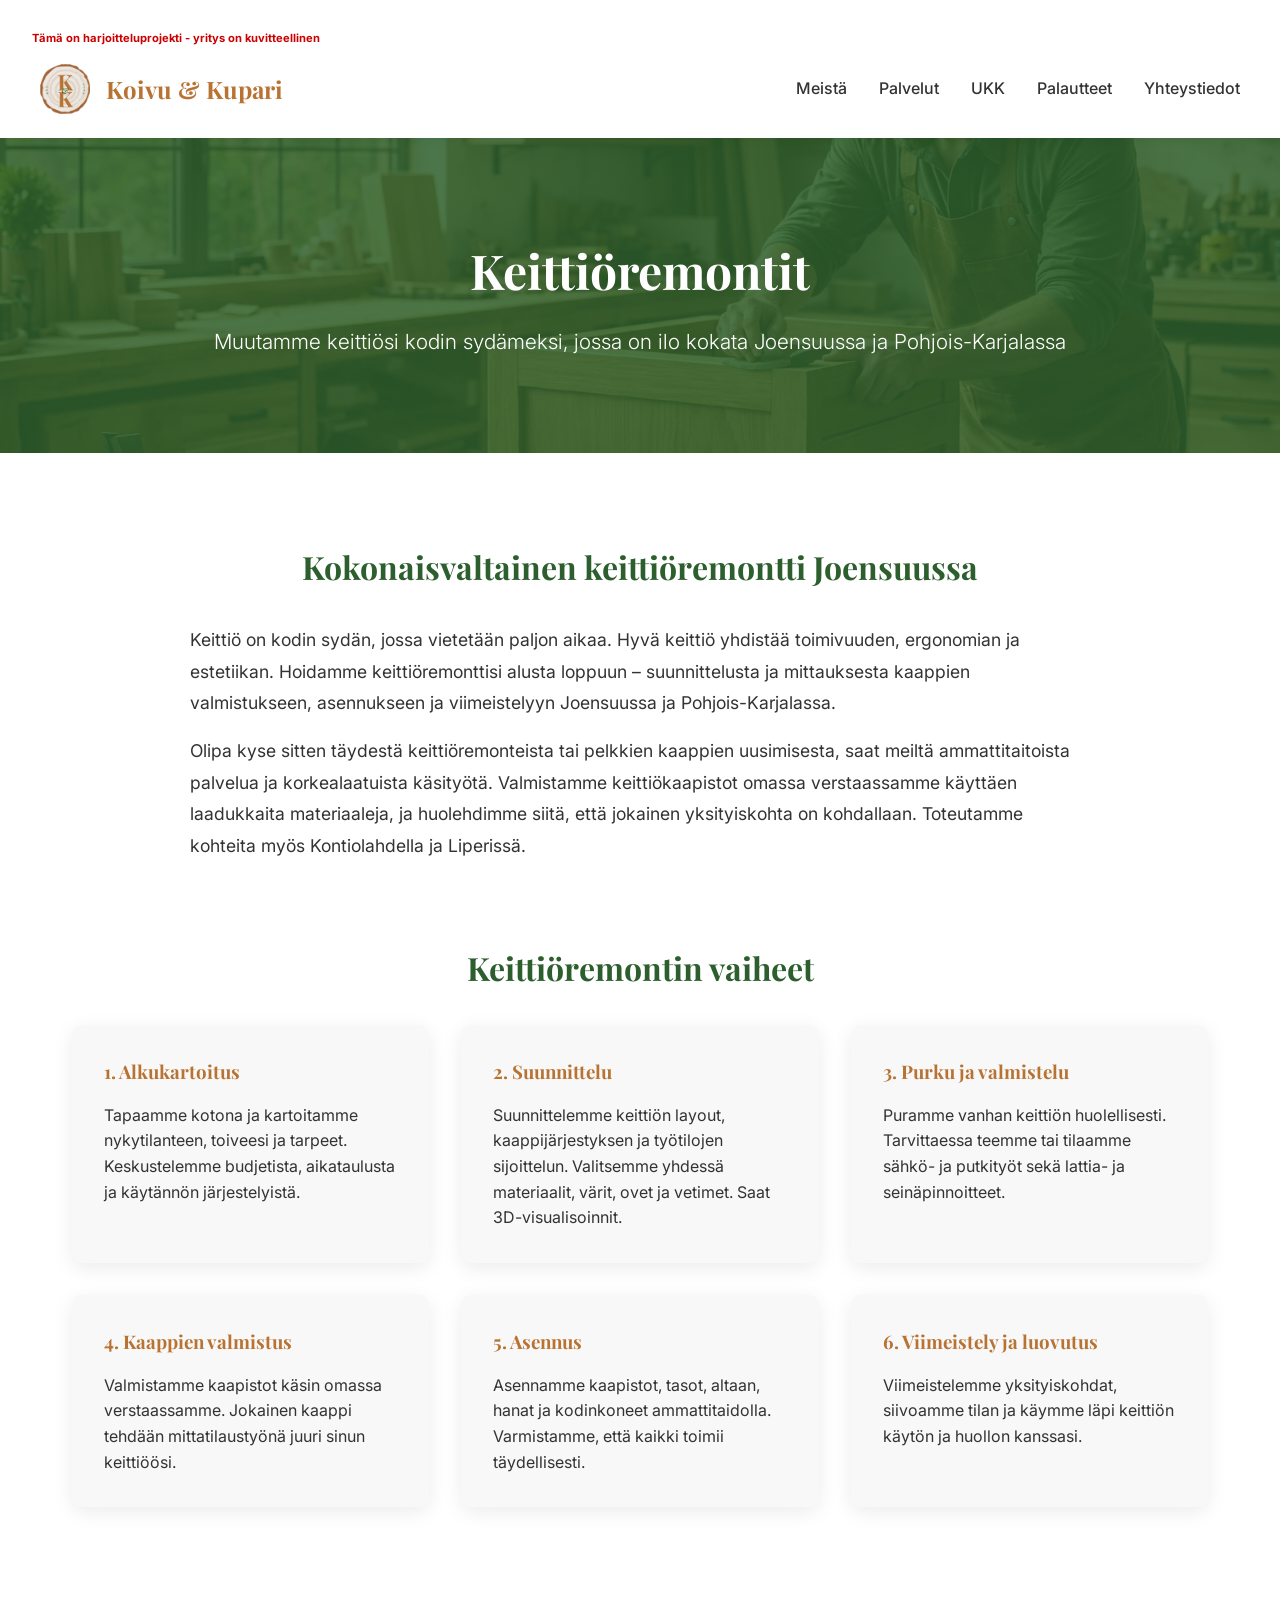
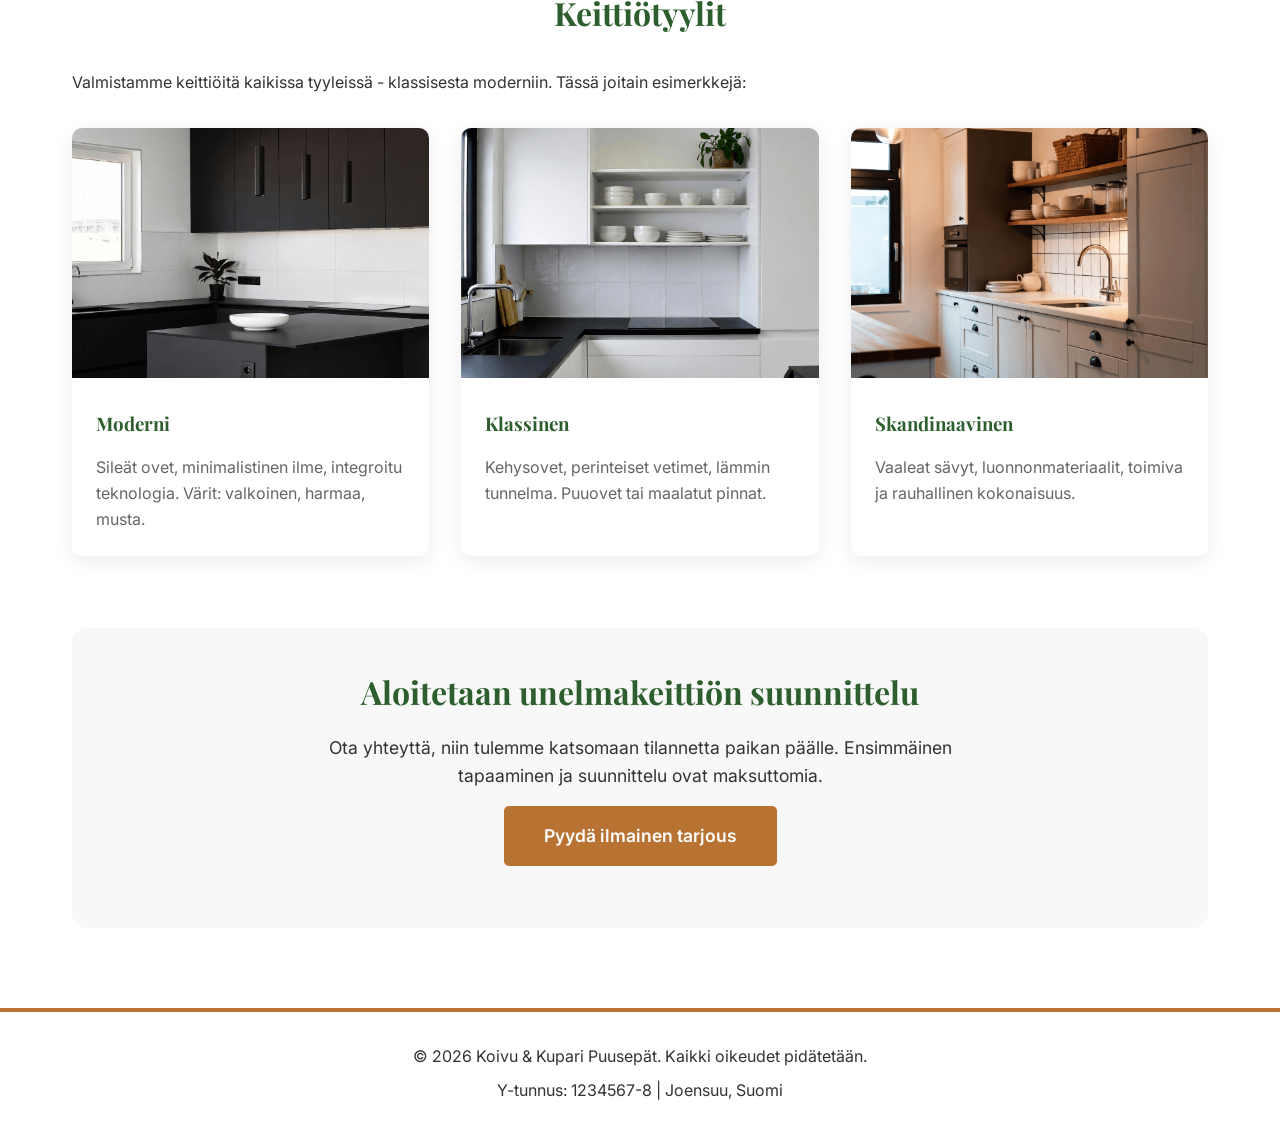
<file: palvelut/keittioremontti.html>
<!DOCTYPE html>
<html lang="fi">
<head>
    <meta charset="UTF-8">
    <meta name="viewport" content="width=device-width, initial-scale=1.0">
    <title>Siirretaan...</title>
    <meta http-equiv="refresh" content="0; url=keittioremontit.html">
    <link rel="canonical" href="keittioremontit.html">
</head>
<body>
    <p>Sivu on siirretty: <a href="keittioremontit.html">Keittioremontit</a>.</p>
</body>
</html>
</file>
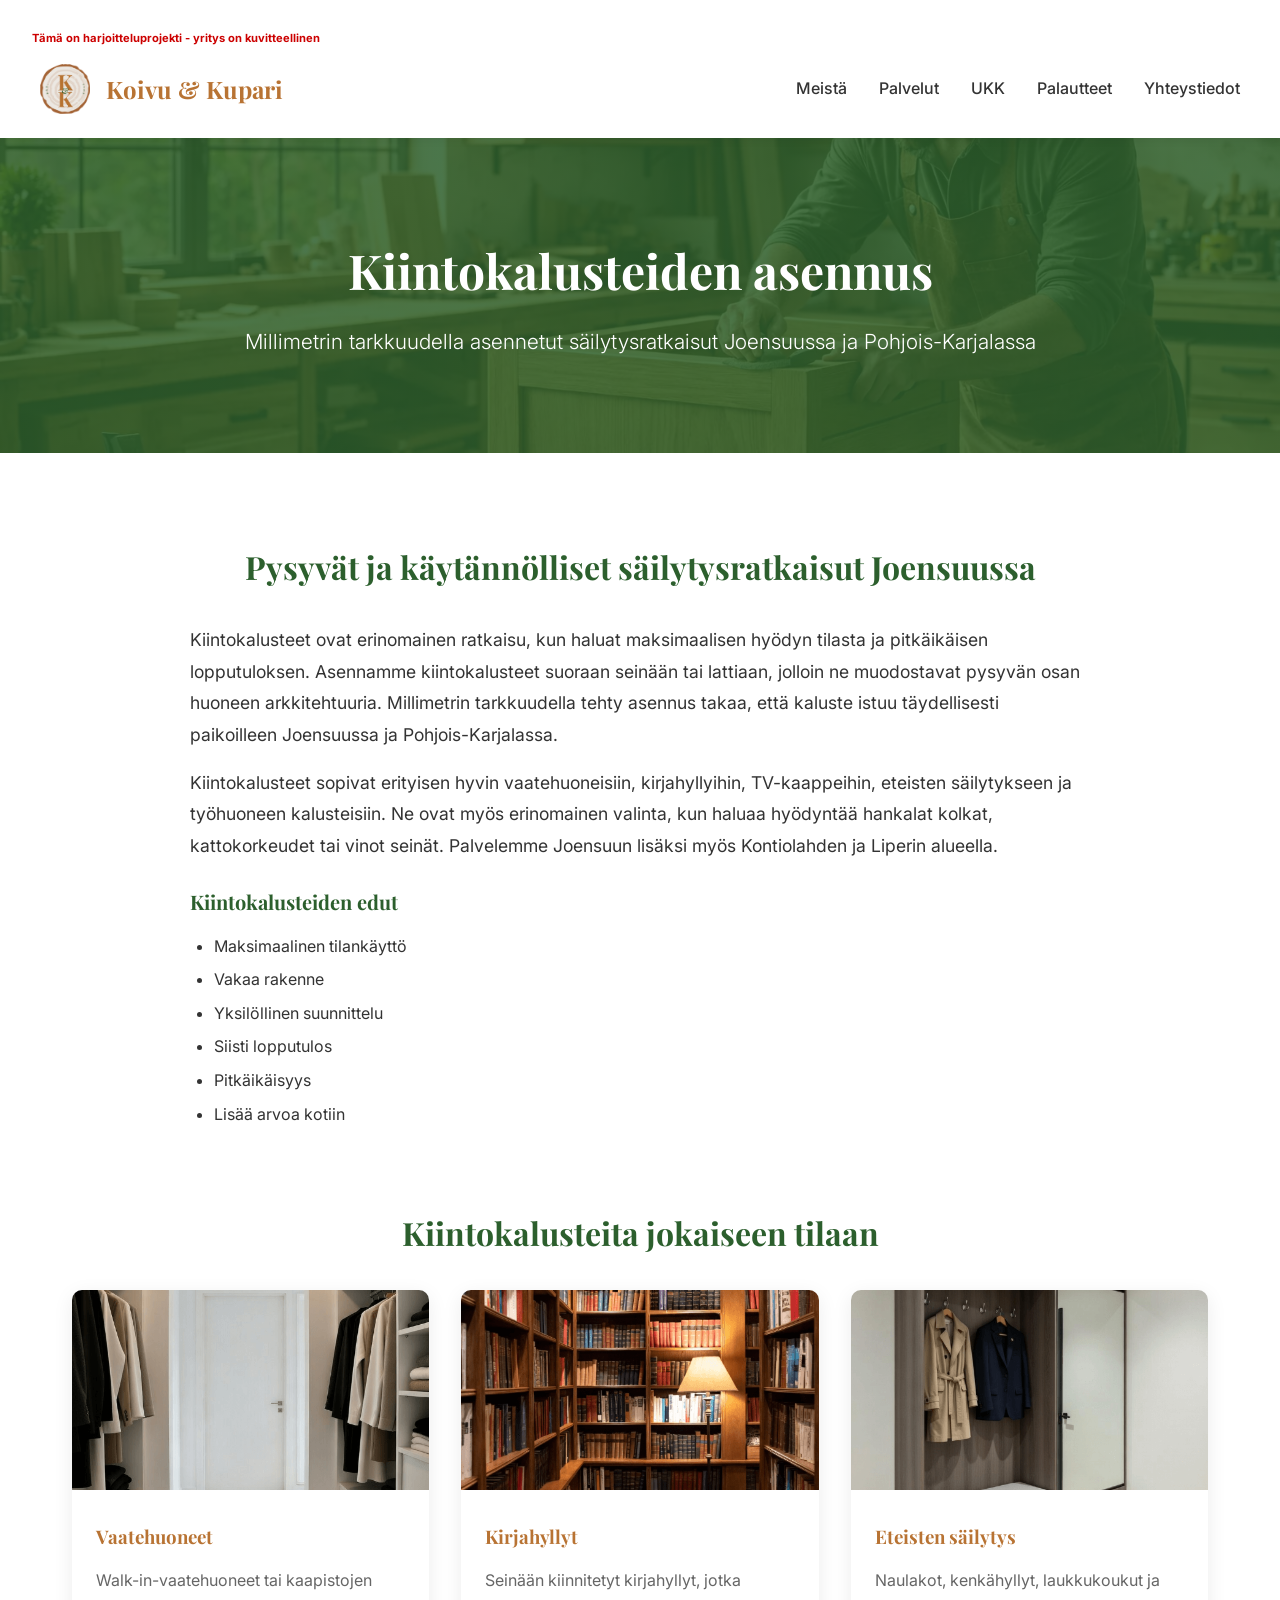
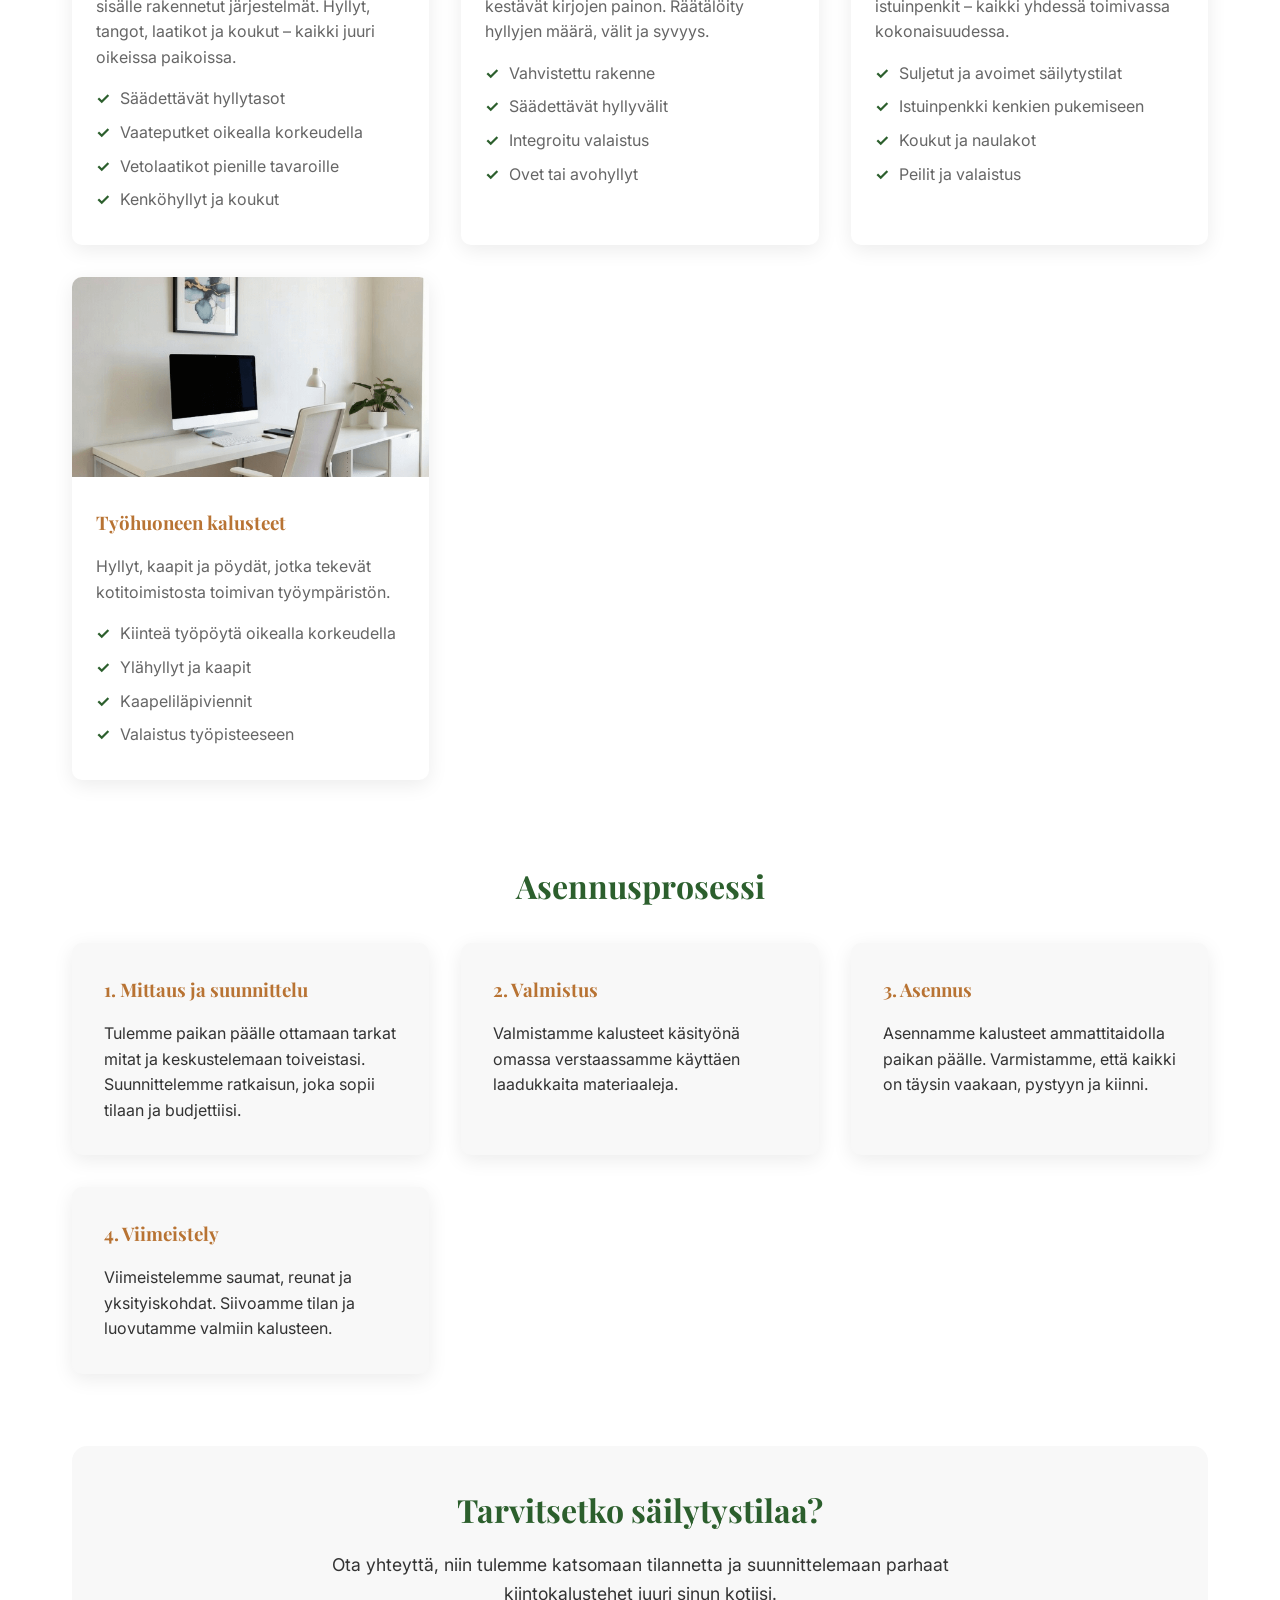
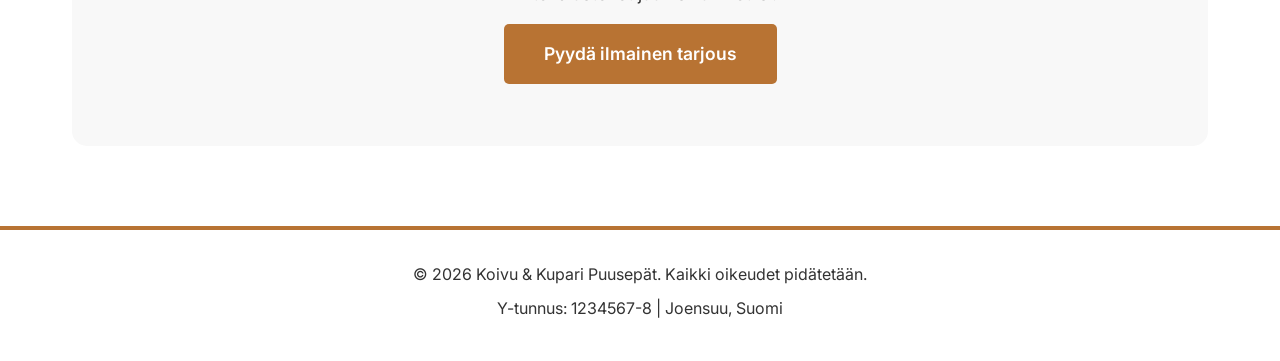
<file: palvelut/kiintokalusteet.html>
<!DOCTYPE html>
<html lang="fi">
<head>
    <meta charset="UTF-8">
    <meta name="viewport" content="width=device-width, initial-scale=1.0">
    <title>Kiintokalusteiden asennus - Koivu & Kupari Puusepät</title>
    
    <meta name="description" content="Kiintokalusteiden asennus Joensuussa ja Pohjois-Karjalassa. Vaatehuoneet, kirjahyllyt ja säilytysratkaisut millimetrin tarkkuudella.">
    <meta name="author" content="Koivu & Kupari Puusepät">
    <meta name="robots" content="index, follow">
    <meta name="geo.region" content="FI-13">
    <meta name="geo.placename" content="Joensuu">
    <meta name="geo.position" content="62.6010;29.7636">
    <meta name="ICBM" content="62.6010, 29.7636">
    <link rel="canonical" href="https://koivukupari.fi/palvelut/kiintokalusteet.html">

    <meta property="og:type" content="article">
    <meta property="og:locale" content="fi_FI">
    <meta property="og:site_name" content="Koivu & Kupari Puusepät">
    <meta property="og:url" content="https://koivukupari.fi/palvelut/kiintokalusteet.html">
    <meta property="og:title" content="Kiintokalusteiden asennus - Koivu & Kupari Puusepät">
    <meta property="og:description" content="Millimetrintarkka kiintokalusteiden asennus koteihin ja toimistoihin Joensuussa sekä Pohjois-Karjalassa.">
    <meta property="og:image" content="https://koivukupari.fi/images/kiintokalusteet.webp">
    <meta property="og:image:alt" content="Kiintokalusteiden asennus Joensuussa ja Pohjois-Karjalassa">

    <link rel="icon" type="image/webp" href="../images/logo.webp">
    
    <link rel="preconnect" href="https://fonts.googleapis.com">
    <link rel="preconnect" href="https://fonts.gstatic.com" crossorigin>
    <link rel="preload" as="style" href="https://fonts.googleapis.com/css2?family=Playfair+Display:wght@600;700&family=Inter:wght@400;500;600&display=swap" onload="this.onload=null;this.rel='stylesheet'">
    <noscript><link rel="stylesheet" href="https://fonts.googleapis.com/css2?family=Playfair+Display:wght@600;700&family=Inter:wght@400;500;600&display=swap"></noscript>
    <link rel="stylesheet" href="../style.css">
</head>
<body>
    <header>
        <span style="color: #c00; font-weight: bold; font-size: 0.7rem; padding-bottom: 1rem; display: inline-block;">Tämä on harjoitteluprojekti - yritys on kuvitteellinen</span>
        <nav>
            <a href="../index.html" class="logo">
                <img src="../images/logo.webp" alt="Koivu & Kupari Puusepät logo, Joensuu Pohjois-Karjala" class="logo-img">
                <span class="logo-text">Koivu & Kupari</span>
            </a>
            <button class="hamburger" aria-label="Menu">
                <span></span>
                <span></span>
                <span></span>
            </button>
            <ul class="nav-links">
                <li><a href="../index.html#meista">Meistä</a></li>
                <li class="dropdown">
                    <a href="../index.html#palvelut" class="dropdown-toggle">Palvelut</a>
                    <ul class="dropdown-menu">
                        <li><a href="mittatilauskalusteet.html">Mittatilauskalusteet</a></li>
                        <li><a href="keittioremontit.html">Keittiöremontit</a></li>
                        <li><a href="kiintokalusteet.html">Kiintokalusteiden asennus</a></li>
                        <li><a href="huonekalujen-kunnostus.html">Huonekalujen kunnostus</a></li>
                        <li><a href="3d-suunnittelu.html">3D-luonnokset ja suunnittelu</a></li>
                    </ul>
                </li>
                <li><a href="../faq.html">UKK</a></li>
                <li><a href="../index.html#palautteet">Palautteet</a></li>
                <li><a href="../contacts.html">Yhteystiedot</a></li>
            </ul>
        </nav>
    </header>

    <main>
        <!-- Service Hero -->
        <section class="service-hero" aria-label="Kiintokalusteiden asennus Joensuussa ja Pohjois-Karjalassa">
            <div class="service-hero-content">
                <h1>Kiintokalusteiden asennus</h1>
                <p>Millimetrin tarkkuudella asennetut säilytysratkaisut Joensuussa ja Pohjois-Karjalassa</p>
            </div>
        </section>

        <!-- Service Content -->
        <section class="service-content">
            <div class="service-intro">
                <h2>Pysyvät ja käytännölliset säilytysratkaisut Joensuussa</h2>
                <p>Kiintokalusteet ovat erinomainen ratkaisu, kun haluat maksimaalisen hyödyn tilasta ja pitkäikäisen lopputuloksen. Asennamme kiintokalusteet suoraan seinään tai lattiaan, jolloin ne muodostavat pysyvän osan huoneen arkkitehtuuria. Millimetrin tarkkuudella tehty asennus takaa, että kaluste istuu täydellisesti paikoilleen Joensuussa ja Pohjois-Karjalassa.</p>
                <p>Kiintokalusteet sopivat erityisen hyvin vaatehuoneisiin, kirjahyllyihin, TV-kaappeihin, eteisten säilytykseen ja työhuoneen kalusteisiin. Ne ovat myös erinomainen valinta, kun haluaa hyödyntää hankalat kolkat, kattokorkeudet tai vinot seinät. Palvelemme Joensuun lisäksi myös Kontiolahden ja Liperin alueella.</p>
                <h3>Kiintokalusteiden edut</h3>
                <ul>
                    <li>Maksimaalinen tilankäyttö</li>
                    <li>Vakaa rakenne</li>
                    <li>Yksilöllinen suunnittelu</li>
                    <li>Siisti lopputulos</li>
                    <li>Pitkäikäisyys</li>
                    <li>Lisää arvoa kotiin</li>
                </ul>
            </div>

            <!-- Types -->
            <div class="service-types">
                <h2>Kiintokalusteita jokaiseen tilaan</h2>
                <div class="types-grid">
                    <div class="type-card">
                        <img src="../images/palvelut/vaatehuone1.webp" alt="Kiinteästi asennettu vaatehuone Joensuun kodissa" class="type-image" loading="lazy" decoding="async">
                        <h3>Vaatehuoneet</h3>
                        <p>Walk-in-vaatehuoneet tai kaapistojen sisälle rakennetut järjestelmät. Hyllyt, tangot, laatikot ja koukut – kaikki juuri oikeissa paikoissa.</p>
                        <ul>
                            <li>Säädettävät hyllytasot</li>
                            <li>Vaateputket oikealla korkeudella</li>
                            <li>Vetolaatikot pienille tavaroille</li>
                            <li>Kenköhyllyt ja koukut</li>
                        </ul>
                    </div>

                    <div class="type-card">
                        <img src="../images/palvelut/kirjahylly.webp" alt="Seinään asennettu mittatilauskirjahylly Pohjois-Karjalan kohteessa" class="type-image" loading="lazy" decoding="async">
                        <h3>Kirjahyllyt</h3>
                        <p>Seinään kiinnitetyt kirjahyllyt, jotka kestävät kirjojen painon. Räätälöity hyllyjen määrä, välit ja syvyys.</p>
                        <ul>
                            <li>Vahvistettu rakenne</li>
                            <li>Säädettävät hyllyvälit</li>
                            <li>Integroitu valaistus</li>
                            <li>Ovet tai avohyllyt</li>
                        </ul>
                    </div>

                    <div class="type-card">
                        <img src="../images/palvelut/eteinen.webp" alt="Eteisen kiintokalusteet ja säilytysratkaisut Joensuussa" class="type-image" loading="lazy" decoding="async">
                        <h3>Eteisten säilytys</h3>
                        <p>Naulakot, kenkähyllyt, laukkukoukut ja istuinpenkit – kaikki yhdessä toimivassa kokonaisuudessa.</p>
                        <ul>
                            <li>Suljetut ja avoimet säilytystilat</li>
                            <li>Istuinpenkki kenkien pukemiseen</li>
                            <li>Koukut ja naulakot</li>
                            <li>Peilit ja valaistus</li>
                        </ul>
                    </div>

                    <div class="type-card">
                        <img src="../images/palvelut/toimisto.webp" alt="Työhuoneen kiintokalusteet ja työpiste Joensuun alueella" class="type-image" loading="lazy" decoding="async">
                        <h3>Työhuoneen kalusteet</h3>
                        <p>Hyllyt, kaapit ja pöydät, jotka tekevät kotitoimistosta toimivan työympäristön.</p>
                        <ul>
                            <li>Kiinteä työpöytä oikealla korkeudella</li>
                            <li>Ylähyllyt ja kaapit</li>
                            <li>Kaapeliläpiviennit</li>
                            <li>Valaistus työpisteeseen</li>
                        </ul>
                    </div>
                </div>
            </div>

            <!-- Process -->
            <div class="service-process">
                <h2>Asennusprosessi</h2>
                <div class="features-grid">
                    <div class="feature-item">
                        <h3>1. Mittaus ja suunnittelu</h3>
                        <p>Tulemme paikan päälle ottamaan tarkat mitat ja keskustelemaan toiveistasi. Suunnittelemme ratkaisun, joka sopii tilaan ja budjettiisi.</p>
                    </div>
                    <div class="feature-item">
                        <h3>2. Valmistus</h3>
                        <p>Valmistamme kalusteet käsityönä omassa verstaassamme käyttäen laadukkaita materiaaleja.</p>
                    </div>
                    <div class="feature-item">
                        <h3>3. Asennus</h3>
                        <p>Asennamme kalusteet ammattitaidolla paikan päälle. Varmistamme, että kaikki on täysin vaakaan, pystyyn ja kiinni.</p>
                    </div>
                    <div class="feature-item">
                        <h3>4. Viimeistely</h3>
                        <p>Viimeistelemme saumat, reunat ja yksityiskohdat. Siivoamme tilan ja luovutamme valmiin kalusteen.</p>
                    </div>
                </div>
            </div>

            <!-- CTA -->
            <div class="service-cta">
                <h2>Tarvitsetko säilytystilaa?</h2>
                <p>Ota yhteyttä, niin tulemme katsomaan tilannetta ja suunnittelemaan parhaat kiintokalustehet juuri sinun kotiisi.</p>
                <a href="../contacts.html?aihe=kiintokalusteet#yhteydenottolomake" class="cta-button">Pyydä ilmainen tarjous</a>
            </div>
        </section>
    </main>

    <footer>
        <p>&copy; 2026 Koivu & Kupari Puusepät. Kaikki oikeudet pidätetään.</p>
        <p>Y-tunnus: 1234567-8 | Joensuu, Suomi</p>
    </footer>

    <script>
        const dropdown = document.querySelector('.dropdown');
        if (dropdown) {
            dropdown.addEventListener('mouseenter', function() {
                this.classList.add('active');
            });
            dropdown.addEventListener('mouseleave', function() {
                this.classList.remove('active');
            });
        }

        document.querySelector('.hamburger').addEventListener('click', function() {
            this.classList.toggle('active');
            document.querySelector('.nav-links').classList.toggle('active');
            document.body.classList.toggle('menu-open');
        });
    </script>
</body>
</html>
</file>
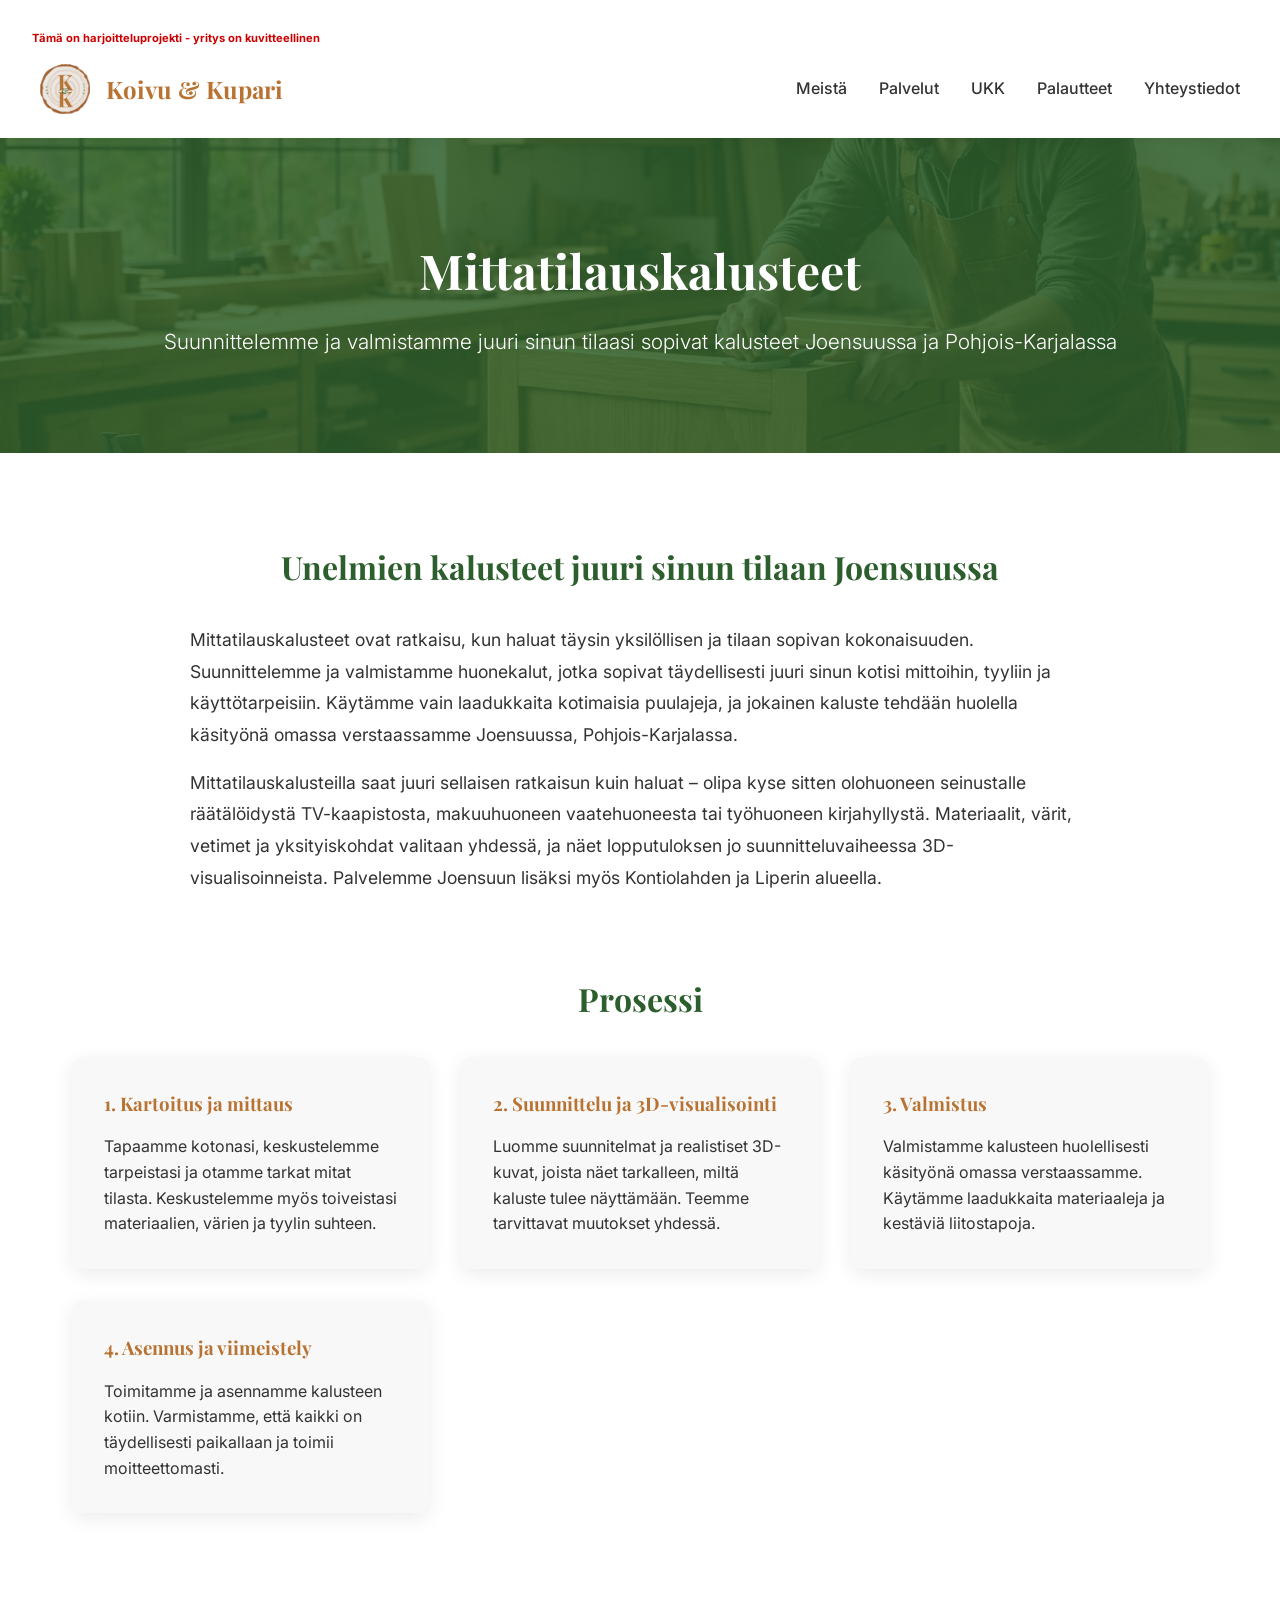
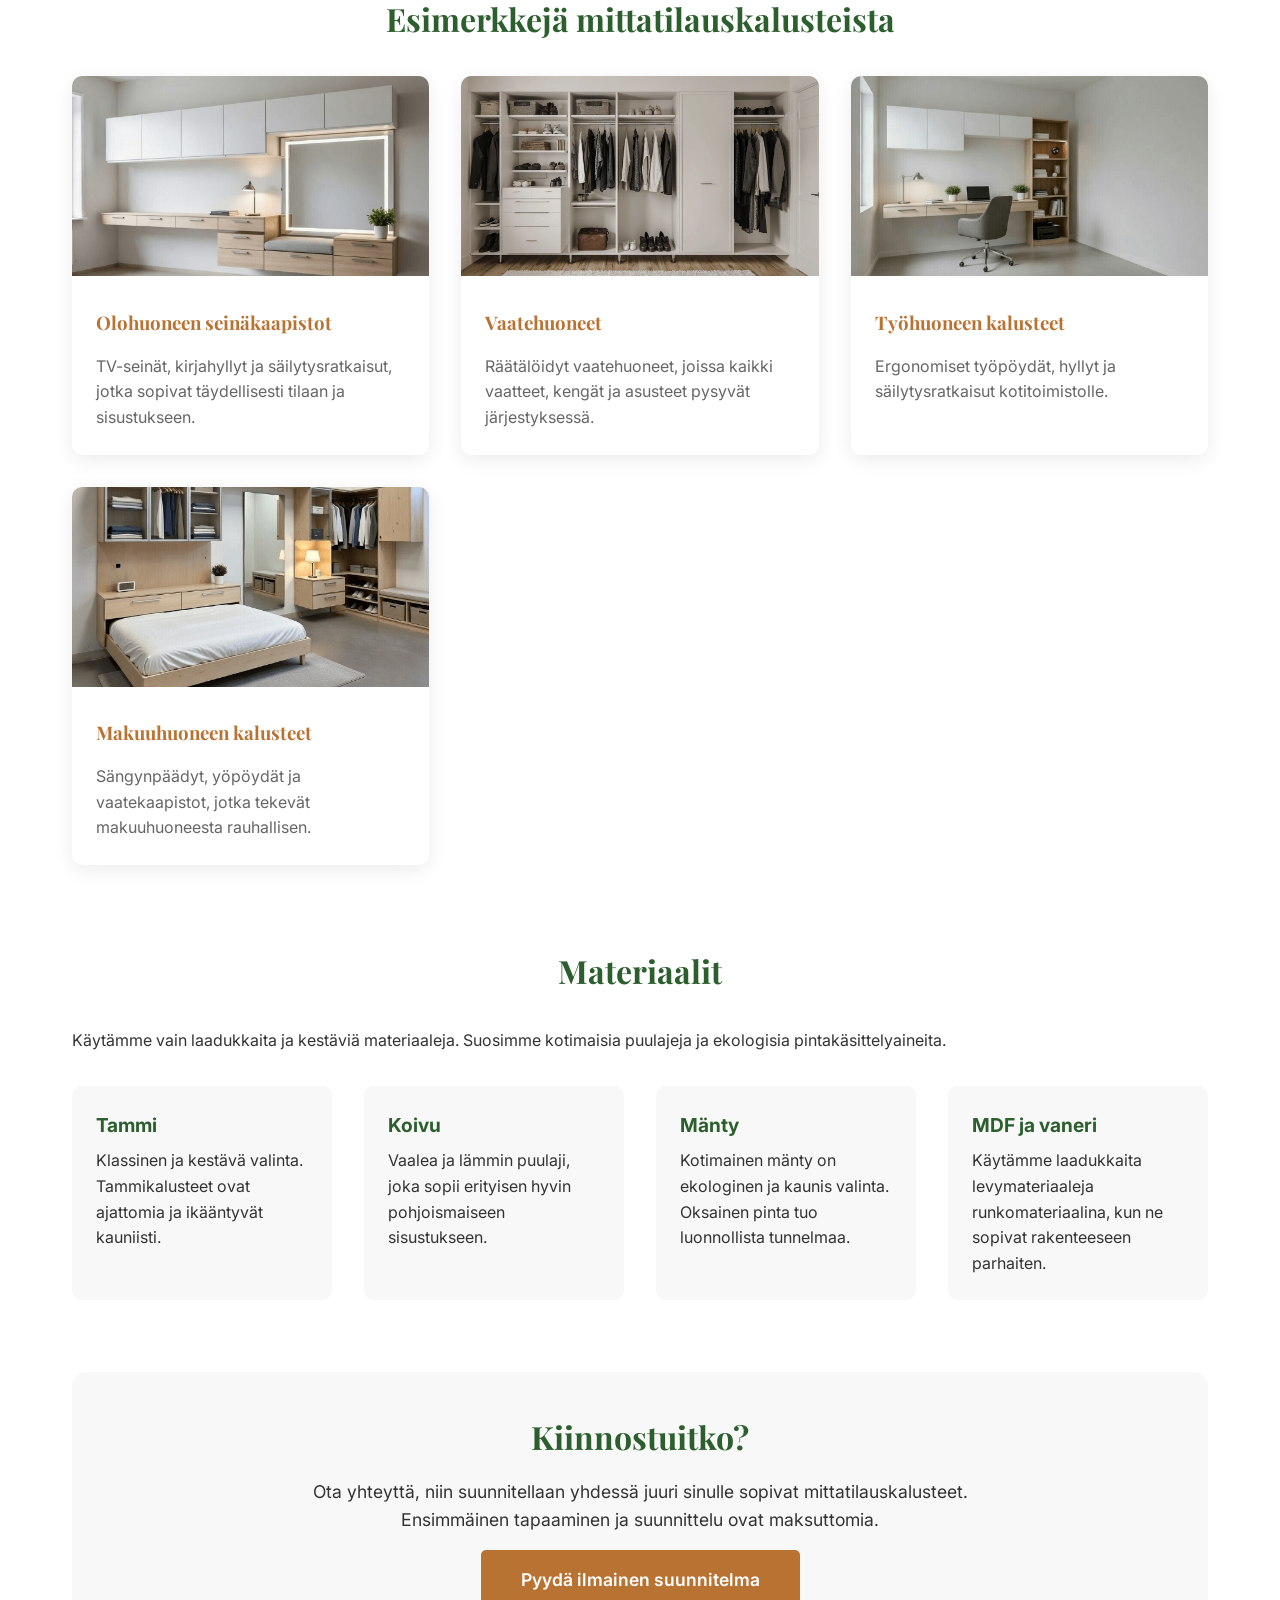
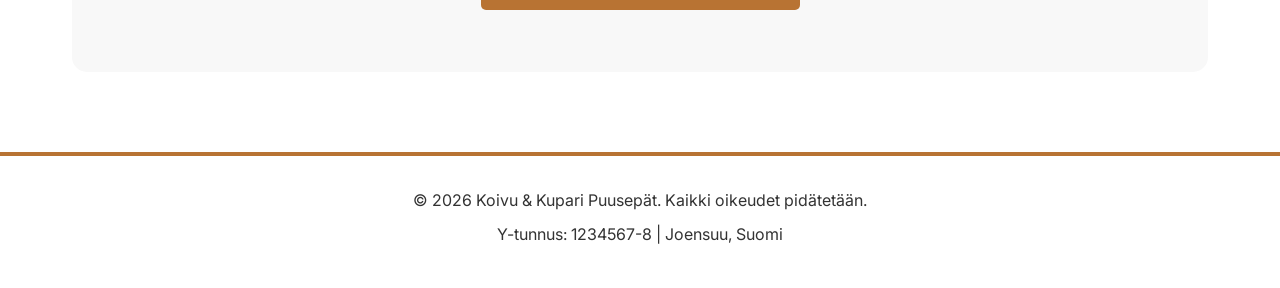
<file: palvelut/mittatilauskalusteet.html>
<!DOCTYPE html>
<html lang="fi">
<head>
    <meta charset="UTF-8">
    <meta name="viewport" content="width=device-width, initial-scale=1.0">
    <title>Mittatilauskalusteet - Koivu & Kupari Puusepät</title>
    
    <meta name="description" content="Räätälöidyt mittatilauskalusteet Joensuussa ja Pohjois-Karjalassa. Suunnittelemme ja valmistamme tilaasi sopivat kalusteet laadukkaista kotimaisista puulajeista.">
    <meta name="author" content="Koivu & Kupari Puusepät">
    <meta name="robots" content="index, follow">
    <meta name="geo.region" content="FI-13">
    <meta name="geo.placename" content="Joensuu">
    <meta name="geo.position" content="62.6010;29.7636">
    <meta name="ICBM" content="62.6010, 29.7636">
    <link rel="canonical" href="https://koivukupari.fi/palvelut/mittatilauskalusteet.html">

    <meta property="og:type" content="article">
    <meta property="og:locale" content="fi_FI">
    <meta property="og:site_name" content="Koivu & Kupari Puusepät">
    <meta property="og:url" content="https://koivukupari.fi/palvelut/mittatilauskalusteet.html">
    <meta property="og:title" content="Mittatilauskalusteet - Koivu & Kupari Puusepät">
    <meta property="og:description" content="Räätälöidyt mittatilauskalusteet kotiin ja toimistoon Joensuussa sekä Pohjois-Karjalassa.">
    <meta property="og:image" content="https://koivukupari.fi/images/mittatilaus.webp">
    <meta property="og:image:alt" content="Mittatilauskalusteet Joensuussa ja Pohjois-Karjalassa">

    <link rel="icon" type="image/webp" href="../images/logo.webp">
    
    <link rel="preconnect" href="https://fonts.googleapis.com">
    <link rel="preconnect" href="https://fonts.gstatic.com" crossorigin>
    <link rel="preload" as="style" href="https://fonts.googleapis.com/css2?family=Playfair+Display:wght@600;700&family=Inter:wght@400;500;600&display=swap" onload="this.onload=null;this.rel='stylesheet'">
    <noscript><link rel="stylesheet" href="https://fonts.googleapis.com/css2?family=Playfair+Display:wght@600;700&family=Inter:wght@400;500;600&display=swap"></noscript>
    <link rel="stylesheet" href="../style.css">
</head>
<body>
    <header>
        <span style="color: #c00; font-weight: bold; font-size: 0.7rem; padding-bottom: 1rem; display: inline-block;">Tämä on harjoitteluprojekti - yritys on kuvitteellinen</span>
        <nav>
            <a href="../index.html" class="logo">
                <img src="../images/logo.webp" alt="Koivu & Kupari Puusepät logo, Joensuu Pohjois-Karjala" class="logo-img">
                <span class="logo-text">Koivu & Kupari</span>
            </a>
            <button class="hamburger" aria-label="Menu">
                <span></span>
                <span></span>
                <span></span>
            </button>
            <ul class="nav-links">
                <li><a href="../index.html#meista">Meistä</a></li>
                <li class="dropdown">
                    <a href="../index.html#palvelut" class="dropdown-toggle">Palvelut</a>
                    <ul class="dropdown-menu">
                        <li><a href="mittatilauskalusteet.html">Mittatilauskalusteet</a></li>
                        <li><a href="keittioremontit.html">Keittiöremontit</a></li>
                        <li><a href="kiintokalusteet.html">Kiintokalusteiden asennus</a></li>
                        <li><a href="huonekalujen-kunnostus.html">Huonekalujen kunnostus</a></li>
                        <li><a href="3d-suunnittelu.html">3D-luonnokset ja suunnittelu</a></li>
                    </ul>
                </li>
                <li><a href="../faq.html">UKK</a></li>
                <li><a href="../index.html#palautteet">Palautteet</a></li>
                <li><a href="../contacts.html">Yhteystiedot</a></li>
            </ul>
        </nav>
    </header>

    <main>
        <!-- Service Hero -->
        <section class="service-hero" aria-label="Mittatilauskalusteet Joensuussa ja Pohjois-Karjalassa">
            <div class="service-hero-content">
                <h1>Mittatilauskalusteet</h1>
                <p>Suunnittelemme ja valmistamme juuri sinun tilaasi sopivat kalusteet Joensuussa ja Pohjois-Karjalassa</p>
            </div>
        </section>

        <!-- Service Content -->
        <section class="service-content">
            <div class="service-intro">
                <h2>Unelmien kalusteet juuri sinun tilaan Joensuussa</h2>
                <p>Mittatilauskalusteet ovat ratkaisu, kun haluat täysin yksilöllisen ja tilaan sopivan kokonaisuuden. Suunnittelemme ja valmistamme huonekalut, jotka sopivat täydellisesti juuri sinun kotisi mittoihin, tyyliin ja käyttötarpeisiin. Käytämme vain laadukkaita kotimaisia puulajeja, ja jokainen kaluste tehdään huolella käsityönä omassa verstaassamme Joensuussa, Pohjois-Karjalassa.</p>
                <p>Mittatilauskalusteilla saat juuri sellaisen ratkaisun kuin haluat – olipa kyse sitten olohuoneen seinustalle räätälöidystä TV-kaapistosta, makuuhuoneen vaatehuoneesta tai työhuoneen kirjahyllystä. Materiaalit, värit, vetimet ja yksityiskohdat valitaan yhdessä, ja näet lopputuloksen jo suunnitteluvaiheessa 3D-visualisoinneista. Palvelemme Joensuun lisäksi myös Kontiolahden ja Liperin alueella.</p>
            </div>

            <!-- Process -->
            <div class="service-process">
                <h2>Prosessi</h2>
                <div class="features-grid">
                    <div class="feature-item">
                        <h3>1. Kartoitus ja mittaus</h3>
                        <p>Tapaamme kotonasi, keskustelemme tarpeistasi ja otamme tarkat mitat tilasta. Keskustelemme myös toiveistasi materiaalien, värien ja tyylin suhteen.</p>
                    </div>
                    <div class="feature-item">
                        <h3>2. Suunnittelu ja 3D-visualisointi</h3>
                        <p>Luomme suunnitelmat ja realistiset 3D-kuvat, joista näet tarkalleen, miltä kaluste tulee näyttämään. Teemme tarvittavat muutokset yhdessä.</p>
                    </div>
                    <div class="feature-item">
                        <h3>3. Valmistus</h3>
                        <p>Valmistamme kalusteen huolellisesti käsityönä omassa verstaassamme. Käytämme laadukkaita materiaaleja ja kestäviä liitostapoja.</p>
                    </div>
                    <div class="feature-item">
                        <h3>4. Asennus ja viimeistely</h3>
                        <p>Toimitamme ja asennamme kalusteen kotiin. Varmistamme, että kaikki on täydellisesti paikallaan ja toimii moitteettomasti.</p>
                    </div>
                </div>
            </div>

            <!-- Examples -->
            <div class="service-examples">
                <h2>Esimerkkejä mittatilauskalusteista</h2>
                <div class="examples-grid">
                    <div class="example-card">
                        <img src="../images/palvelut/olohuone.webp" alt="Mittatilaustyönä tehty olohuoneen seinäkaapisto Joensuun kohteessa" class="example-image" loading="lazy" decoding="async">
                        <h3>Olohuoneen seinäkaapistot</h3>
                        <p>TV-seinät, kirjahyllyt ja säilytysratkaisut, jotka sopivat täydellisesti tilaan ja sisustukseen.</p>
                    </div>
                    <div class="example-card">
                        <img src="../images/palvelut/vaatehuone.webp" alt="Mittatilausvaatehuone hyllyillä ja laatikostoilla Pohjois-Karjalassa" class="example-image" loading="lazy" decoding="async">
                        <h3>Vaatehuoneet</h3>
                        <p>Räätälöidyt vaatehuoneet, joissa kaikki vaatteet, kengät ja asusteet pysyvät järjestyksessä.</p>
                    </div>
                    <div class="example-card">
                        <img src="../images/palvelut/tyohuone.webp" alt="Työhuoneen mittatilauskalusteet ja työpiste Joensuussa" class="example-image" loading="lazy" decoding="async">
                        <h3>Työhuoneen kalusteet</h3>
                        <p>Ergonomiset työpöydät, hyllyt ja säilytysratkaisut kotitoimistolle.</p>
                    </div>
                    <div class="example-card">
                        <img src="../images/palvelut/makuuhuone.webp" alt="Makuuhuoneen mittatilauskalusteet ja säilytysratkaisut Joensuun alueella" class="example-image" loading="lazy" decoding="async">
                        <h3>Makuuhuoneen kalusteet</h3>
                        <p>Sängynpäädyt, yöpöydät ja vaatekaapistot, jotka tekevät makuuhuoneesta rauhallisen.</p>
                    </div>
                </div>
            </div>

            <!-- Materials -->
            <div class="service-materials">
                <h2>Materiaalit</h2>
                <p>Käytämme vain laadukkaita ja kestäviä materiaaleja. Suosimme kotimaisia puulajeja ja ekologisia pintakäsittelyaineita.</p>
                <div class="materials-list">
                    <div class="material-item">
                        <h4>Tammi</h4>
                        <p>Klassinen ja kestävä valinta. Tammikalusteet ovat ajattomia ja ikääntyvät kauniisti.</p>
                    </div>
                    <div class="material-item">
                        <h4>Koivu</h4>
                        <p>Vaalea ja lämmin puulaji, joka sopii erityisen hyvin pohjoismaiseen sisustukseen.</p>
                    </div>
                    <div class="material-item">
                        <h4>Mänty</h4>
                        <p>Kotimainen mänty on ekologinen ja kaunis valinta. Oksainen pinta tuo luonnollista tunnelmaa.</p>
                    </div>
                    <div class="material-item">
                        <h4>MDF ja vaneri</h4>
                        <p>Käytämme laadukkaita levymateriaaleja runkomateriaalina, kun ne sopivat rakenteeseen parhaiten.</p>
                    </div>
                </div>
            </div>

            <!-- CTA -->
            <div class="service-cta">
                <h2>Kiinnostuitko?</h2>
                <p>Ota yhteyttä, niin suunnitellaan yhdessä juuri sinulle sopivat mittatilauskalusteet. Ensimmäinen tapaaminen ja suunnittelu ovat maksuttomia.</p>
                <a href="../contacts.html?aihe=mittatilauskalusteet#yhteydenottolomake" class="cta-button">Pyydä ilmainen suunnitelma</a>
            </div>
        </section>
    </main>

    <footer>
        <p>&copy; 2026 Koivu & Kupari Puusepät. Kaikki oikeudet pidätetään.</p>
        <p>Y-tunnus: 1234567-8 | Joensuu, Suomi</p>
    </footer>

    <script>
        // Hamburger menu toggle
        document.querySelector('.hamburger').addEventListener('click', function() {
            this.classList.toggle('active');
            document.querySelector('.nav-links').classList.toggle('active');
            document.body.classList.toggle('menu-open');
        });
    </script>
</body>
</html>
</file>
<file: style.css>
* {
    margin: 0;
    padding: 0;
    box-sizing: border-box;
}

:root {
    --copper: #B87333;
    --birch-white: #F5F5DC;
    --forest-green: #2C5F2D;
    --charcoal: #333333;
    --light-gray: #F8F8F8;
    --white: #FFFFFF;
}

body {
    font-family: 'Inter', sans-serif;
    color: var(--charcoal);
    line-height: 1.6;
}

body.menu-open {
    overflow: hidden;
}

h1, h2, h3 {
    font-family: 'Playfair Display', serif;
    font-weight: 700;
}

/* Header & Navigation */
header {
    background: var(--white);
    padding: 1.5rem 2rem;
    box-shadow: 0 2px 10px rgba(0,0,0,0.05);
    position: sticky;
    top: 0;
    z-index: 100;
}

nav {
    max-width: 1200px;
    margin: 0 auto;
    display: flex;
    justify-content: space-between;
    align-items: center;
}

.logo {
    display: flex;
    align-items: center;
    gap: 1rem;
    text-decoration: none;
}

.logo-img {
    height: 50px;
    width: auto;
    object-fit: contain;
}

.logo-text {
    font-size: 1.5rem;
    font-weight: 700;
    color: var(--copper);
    font-family: 'Playfair Display', serif;
}

.nav-links {
    display: flex;
    gap: 2rem;
    list-style: none;
}

.nav-links a {
    text-decoration: none;
    color: var(--charcoal);
    font-weight: 500;
    transition: color 0.3s;
}

.nav-links a:hover {
    color: var(--copper);
}

/* Dropdown Menu */
.dropdown {
    position: relative;
}

.dropdown::after {
    content: "";
    position: absolute;
    top: 100%;
    left: 0;
    width: 100%;
    height: 0.5rem;
}

.dropdown-menu {
    display: none;
    position: absolute;
    top: 100%;
    left: 0;
    background: var(--white);
    box-shadow: 0 5px 20px rgba(0,0,0,0.1);
    border-radius: 5px;
    padding: 0.5rem 0;
    min-width: 220px;
    margin-top: 0.5rem;
    list-style: none;
}

.dropdown.active .dropdown-menu {
    display: block;
}

/* Show dropdown on hover (desktop) */
.dropdown:hover .dropdown-menu {
    display: block;
}

.dropdown-menu li {
    padding: 0;
}

.dropdown-menu a {
    display: block;
    padding: 0.75rem 1.5rem;
    color: var(--charcoal);
    text-decoration: none;
    transition: all 0.3s;
}

.dropdown-menu a:hover {
    background: var(--light-gray);
    color: var(--copper);
}

/* Hamburger Menu */
.hamburger {
    display: none;
    flex-direction: column;
    background: none;
    border: none;
    cursor: pointer;
    padding: 0;
    z-index: 101;
}

.hamburger span {
    width: 25px;
    height: 3px;
    background: var(--charcoal);
    margin: 3px 0;
    transition: all 0.3s;
    border-radius: 2px;
}

.hamburger.active span:nth-child(1) {
    transform: rotate(45deg) translate(9px, 9px);
}

.hamburger.active span:nth-child(2) {
    opacity: 0;
}

.hamburger.active span:nth-child(3) {
    transform: rotate(-45deg) translate(8px, -8px);
}

/* Hero Section */
.hero {
    background: linear-gradient(rgba(0, 0, 0, 0.35), rgba(0, 0, 0, 0.35)), 
                url('images/hero.webp') center/cover;
    min-height: 90vh;
    display: flex;
    align-items: center;
    justify-content: center;
    text-align: center;
    color: var(--white);
    padding: 2rem;
    width: 100%;
}

.hero-content {
    max-width: 800px;
}

.hero h1 {
    font-size: 3.5rem;
    margin-bottom: 1rem;
    line-height: 1.2;
}

.hero p {
    font-size: 1.5rem;
    margin-bottom: 2rem;
    font-weight: 300;
}

.cta-button {
    display: inline-block;
    background: var(--copper);
    color: var(--white);
    padding: 1rem 2.5rem;
    font-size: 1.1rem;
    font-weight: 600;
    text-decoration: none;
    border-radius: 5px;
    transition: all 0.3s;
    border: none;
    cursor: pointer;
}

.cta-button:hover {
    background: #9a5f2a;
    transform: translateY(-2px);
    box-shadow: 0 5px 15px rgba(184, 115, 51, 0.3);
}

/* Service Hero */
.service-hero {
    background: linear-gradient(rgba(44, 95, 45, 0.85), rgba(44, 95, 45, 0.85)), 
                url('images/hero.webp') center/cover;
    min-height: 35vh;
    display: flex;
    align-items: center;
    justify-content: center;
    text-align: center;
    color: var(--white);
    padding: 3rem 2rem;
}

.service-hero-content h1 {
    font-size: 3rem;
    margin-bottom: 1rem;
}

.service-hero-content p {
    font-size: 1.3rem;
    font-weight: 300;
}

/* Contacts Page */
.contacts-hero {
    background: linear-gradient(rgba(44, 95, 45, 0.85), rgba(44, 95, 45, 0.85)),
                url('images/hero.webp') center/cover;
    min-height: 35vh;
    display: flex;
    align-items: center;
    justify-content: center;
    text-align: center;
    color: var(--white);
    padding: 3rem 2rem;
}

.team-grid {
    display: grid;
    grid-template-columns: repeat(auto-fit, minmax(260px, 1fr));
    gap: 2rem;
    margin-top: 2rem;
}

.team-card {
    background: var(--white);
    padding: 1.75rem;
    border-radius: 10px;
    box-shadow: 0 5px 20px rgba(0,0,0,0.08);
}

.team-card h3 {
    color: var(--forest-green);
    margin-bottom: 0.35rem;
}

.team-photo {
    width: 96px;
    height: 96px;
    border-radius: 50%;
    object-fit: cover;
    display: block;
    margin-bottom: 1rem;
}

.team-photo-placeholder {
    width: 88px;
    height: 88px;
    border-radius: 50%;
    background: linear-gradient(135deg, #d9d9d9, #bdbdbd);
    color: var(--white);
    font-weight: 700;
    display: flex;
    align-items: center;
    justify-content: center;
    margin-bottom: 1rem;
}

.team-role {
    color: var(--copper);
    font-weight: 600;
    margin-bottom: 1rem;
}

.office-grid {
    display: grid;
    grid-template-columns: 1fr 1fr;
    gap: 2rem;
    margin-top: 2rem;
    align-items: stretch;
}

.office-card,
.map-card {
    background: var(--white);
    padding: 1.75rem;
    border-radius: 10px;
    box-shadow: 0 5px 20px rgba(0,0,0,0.08);
}

.map-card {
    padding: 0;
    overflow: hidden;
    display: flex;
    min-height: 380px;
}

.office-card h3 {
    color: var(--forest-green);
    margin: 1.25rem 0 0.5rem;
}

.map-embed {
    display: block;
    flex: 1;
    width: 100%;
    height: 100%;
    min-height: 100%;
    border: 0;
}

/* FAQ Page */
.faq-controls {
    display: grid;
    grid-template-columns: 2fr 1fr;
    gap: 1rem;
    margin-top: 1.5rem;
}

.faq-search,
.faq-category-select {
    width: 100%;
    padding: 0.8rem;
    border: 2px solid #ddd;
    border-radius: 5px;
    font-family: 'Inter', sans-serif;
    font-size: 1rem;
}

.faq-search:focus,
.faq-category-select:focus {
    outline: none;
    border-color: var(--copper);
}

.faq-no-results {
    margin-top: 1rem;
    color: #777;
    display: none;
}

.faq-category h2 {
    text-align: left;
}

.faq-item {
    background: var(--white);
    border-radius: 10px;
    box-shadow: 0 5px 20px rgba(0,0,0,0.08);
    margin-bottom: 1rem;
    overflow: hidden;
}

.faq-item summary {
    cursor: pointer;
    padding: 1rem 1.25rem;
    font-weight: 600;
    color: var(--forest-green);
    list-style: none;
}

.faq-item summary::-webkit-details-marker {
    display: none;
}

.faq-item summary::after {
    content: "+";
    float: right;
    color: var(--copper);
    font-weight: 700;
}

.faq-item[open] summary::after {
    content: "−";
}

.faq-item p {
    padding: 0 1.25rem 1rem;
    color: #666;
}

/* Sections */
section {
    padding: 5rem 2rem;
}

section > * {
    max-width: 1200px;
    margin-left: auto;
    margin-right: auto;
}

section h2 {
    font-size: 2rem;
    text-align: center;
    margin-bottom: 3rem;
    color: var(--forest-green);
}

/* Service Content Sections */
.service-content {
    max-width: 1200px;
    margin: 0 auto;
}

.service-content h2 {
    font-size: 2rem;
    margin-bottom: 2rem;
}

.service-content > div {
    margin-bottom: 4.5rem;
    padding-top: 0.5rem;
}

.service-content > div:last-child {
    margin-bottom: 0;
}

.service-intro {
    max-width: 900px;
    margin: 0 auto 4rem;
}

.service-intro p {
    font-size: 1.1rem;
    line-height: 1.8;
    margin-bottom: 1rem;
}

.service-intro ul {
    margin-top: 1rem;
    padding-left: 1.5rem;
}

.service-intro li {
    margin-bottom: 0.5rem;
}

.service-intro h3 {
    margin-top: 1.5rem;
    margin-bottom: 0.75rem;
    color: var(--forest-green);
    font-size: 1.25rem;
}

/* Process Steps */
.process-steps {
    display: grid;
    grid-template-columns: repeat(auto-fit, minmax(250px, 1fr));
    gap: 2rem;
    margin-top: 2rem;
}

.process-step {
    background: var(--white);
    padding: 2rem;
    border-radius: 10px;
    box-shadow: 0 5px 20px rgba(0,0,0,0.08);
}

.service-process .process-step,
.service-process .feature-item {
    background: var(--light-gray);
}

.step-number {
    width: 50px;
    height: 50px;
    background: var(--copper);
    color: var(--white);
    border-radius: 50%;
    display: flex;
    align-items: center;
    justify-content: center;
    font-size: 1.5rem;
    font-weight: 700;
    margin-bottom: 1rem;
}

.process-step h3 {
    color: var(--forest-green);
    margin-bottom: 1rem;
}

/* Examples Grid */
.examples-grid {
    display: grid;
    grid-template-columns: repeat(auto-fit, minmax(280px, 1fr));
    gap: 2rem;
    margin-top: 2rem;
}

.example-card {
    background: var(--white);
    border-radius: 10px;
    overflow: hidden;
    box-shadow: 0 5px 20px rgba(0,0,0,0.08);
    transition: transform 0.3s ease, box-shadow 0.3s ease;
}

.example-image {
    width: 100%;
    height: 200px;
    object-fit: cover;
}

.example-card h3 {
    padding: 1.5rem 1.5rem 1rem;
    color: var(--copper);
}

.example-card p {
    padding: 0 1.5rem 1.5rem;
    color: #666;
}

/* Materials List */
.materials-list {
    display: grid;
    grid-template-columns: repeat(auto-fit, minmax(250px, 1fr));
    gap: 2rem;
    margin-top: 2rem;
}

.material-item {
    padding: 1.5rem;
    background: var(--light-gray);
    border-radius: 10px;
}

.material-item h4 {
    color: var(--forest-green);
    margin-bottom: 0.5rem;
    font-size: 1.2rem;
}

/* Service CTA */
.service-cta {
    display: flex;
    flex-direction: column;
    align-items: center;
    min-height: 300px;
    gap: 1rem;
    text-align: center;
    padding: 2rem;
    background: var(--light-gray);
    border-radius: 15px;
    margin-top: 4rem;
}

.service-cta::before,
.service-cta::after {
    content: "";
    flex: 1;
}

.service-cta h2 {
    margin: 0;
}

.service-cta p {
    font-size: 1.1rem;
    margin: 0;
    max-width: 700px;
}

/* Features & Benefits Grid */
.features-grid,
.benefits-grid {
    display: grid;
    grid-template-columns: repeat(auto-fit, minmax(280px, 1fr));
    gap: 2rem;
    margin-top: 2rem;
}

.feature-item,
.benefit-item {
    background: var(--white);
    padding: 2rem;
    border-radius: 10px;
    box-shadow: 0 5px 20px rgba(0,0,0,0.08);
}

.feature-item h3,
.benefit-item h3 {
    color: var(--copper);
    margin-bottom: 1rem;
}

/* Styles Grid */
.styles-grid {
    display: grid;
    grid-template-columns: repeat(auto-fit, minmax(300px, 1fr));
    gap: 2rem;
    margin-top: 2rem;
}

.style-card {
    background: var(--white);
    border-radius: 10px;
    overflow: hidden;
    box-shadow: 0 5px 20px rgba(0,0,0,0.08);
    transition: transform 0.3s ease, box-shadow 0.3s ease;
}

.style-image {
    width: 100%;
    height: 250px;
    object-fit: cover;
}

.style-card h3 {
    padding: 1.5rem 1.5rem 1rem;
    color: var(--forest-green);
}

.style-card p {
    padding: 0 1.5rem 1.5rem;
    color: #666;
}

/* Timeline & Pricing */
.timeline-info,
.pricing-table,
.pricing-examples {
    display: grid;
    grid-template-columns: repeat(auto-fit, minmax(250px, 1fr));
    gap: 2rem;
    margin-top: 2rem;
}

.timeline-item,
.pricing-item {
    background: var(--white);
    padding: 2rem;
    border-radius: 10px;
    box-shadow: 0 5px 20px rgba(0,0,0,0.08);
}

.timeline-item h3,
.pricing-item h3 {
    color: var(--forest-green);
    margin-bottom: 1rem;
}

.price {
    font-size: 1.8rem;
    font-weight: 700;
    color: var(--copper);
    margin: 1rem 0;
}

.pricing-note {
    text-align: center;
    margin-top: 2rem;
    font-style: italic;
    color: #666;
}

/* Restoration Types */
.restoration-grid {
    display: grid;
    grid-template-columns: repeat(auto-fit, minmax(280px, 1fr));
    gap: 2rem;
    margin-top: 2rem;
}

.restoration-card {
    background: var(--white);
    padding: 2rem;
    border-radius: 10px;
    box-shadow: 0 5px 20px rgba(0,0,0,0.08);
}

.restoration-card h3 {
    color: var(--copper);
    margin-bottom: 1rem;
}

.restoration-card ul {
    list-style: none;
    margin-top: 1rem;
}

.restoration-card li {
    padding-left: 1.5rem;
    position: relative;
    margin-bottom: 0.5rem;
}

.restoration-card li::before {
    content: "✓";
    position: absolute;
    left: 0;
    color: var(--forest-green);
    font-weight: 700;
}

/* Before/After Grid */
.beforeafter-grid {
    display: grid;
    grid-template-columns: repeat(auto-fit, minmax(300px, 1fr));
    gap: 2rem;
    margin-top: 2rem;
}

.beforeafter-card {
    background: var(--white);
    border-radius: 10px;
    overflow: hidden;
    box-shadow: 0 5px 20px rgba(0,0,0,0.08);
    transition: transform 0.3s ease, box-shadow 0.3s ease;
}

.beforeafter-images {
    display: grid;
    grid-template-columns: 1fr 1fr;
    gap: 0;
}

.before-image,
.after-image {
    width: 100%;
    height: 200px;
    object-fit: cover;
}

.beforeafter-image {
    width: 100%;
    height: 200px;
    object-fit: cover;
    display: block;
}

.beforeafter-card h3 {
    padding: 1.5rem 1.5rem 1rem;
    color: var(--forest-green);
}

.beforeafter-card p {
    padding: 0 1.5rem 1.5rem;
    color: #666;
}

/* Why Grid */
.why-grid {
    display: grid;
    grid-template-columns: repeat(auto-fit, minmax(280px, 1fr));
    gap: 2rem;
    margin-top: 2rem;
}

.why-item {
    background: var(--white);
    padding: 2rem;
    border-radius: 10px;
    box-shadow: 0 5px 20px rgba(0,0,0,0.08);
}

.why-item h3 {
    color: var(--copper);
    margin-bottom: 1rem;
}

/* Design Types Grid */
.design-grid {
    display: grid;
    grid-template-columns: repeat(auto-fit, minmax(280px, 1fr));
    gap: 2rem;
    margin-top: 2rem;
}

.design-card {
    background: var(--white);
    border-radius: 10px;
    overflow: hidden;
    box-shadow: 0 5px 20px rgba(0,0,0,0.08);
}

.design-image {
    width: 100%;
    height: 200px;
    object-fit: cover;
}

.design-card h3 {
    padding: 1.5rem 1.5rem 1rem;
    color: var(--forest-green);
}

.design-card p {
    padding: 0 1.5rem 1.5rem;
    color: #666;
}

/* Gallery */
.examples-gallery {
    display: grid;
    grid-template-columns: repeat(auto-fit, minmax(300px, 1fr));
    gap: 2rem;
    margin-top: 2rem;
}

.gallery-item {
    background: var(--white);
    border-radius: 10px;
    overflow: hidden;
    box-shadow: 0 5px 20px rgba(0,0,0,0.08);
    transition: transform 0.3s ease, box-shadow 0.3s ease;
}

.gallery-image {
    width: 100%;
    height: 250px;
    object-fit: cover;
}

.gallery-item p {
    padding: 1rem;
    text-align: center;
    color: #666;
}

.example-card:hover,
.style-card:hover,
.type-card:hover,
.beforeafter-card:hover,
.gallery-item:hover {
    transform: perspective(900px) translateY(-6px) rotateX(2deg);
    box-shadow:
        0 16px 28px rgba(0,0,0,0.16),
        0 30px 50px rgba(0,0,0,0.16);
}

/* Software Features */
.software-features {
    display: grid;
    grid-template-columns: repeat(auto-fit, minmax(280px, 1fr));
    gap: 2rem;
    margin-top: 2rem;
}

.software-item {
    background: var(--light-gray);
    padding: 2rem;
    border-radius: 10px;
}

.software-item h3 {
    color: var(--forest-green);
    margin-bottom: 1rem;
}

.software-bullets {
    margin-top: 1.5rem;
    padding-left: 1.5rem;
}

.software-bullets li {
    margin-bottom: 1rem;
}

.software-bullets li p {
    margin-top: 0.35rem;
    color: #666;
}

/* Why List */
.why-list {
    max-width: 800px;
    margin: 2rem auto;
    list-style: none;
}

.why-list li {
    padding: 1rem 1.5rem;
    margin-bottom: 1rem;
    background: var(--white);
    border-left: 4px solid var(--copper);
    border-radius: 5px;
    box-shadow: 0 2px 10px rgba(0,0,0,0.05);
}

/* Types Grid */
.types-grid {
    display: grid;
    grid-template-columns: repeat(auto-fit, minmax(280px, 1fr));
    gap: 2rem;
    margin-top: 2rem;
}

.type-card {
    background: var(--white);
    border-radius: 10px;
    overflow: hidden;
    box-shadow: 0 5px 20px rgba(0,0,0,0.08);
    transition: transform 0.3s ease, box-shadow 0.3s ease;
}

.type-image {
    width: 100%;
    height: 200px;
    object-fit: cover;
}

.type-card h3 {
    padding: 1.5rem 1.5rem 1rem;
    color: var(--copper);
}

.type-card p {
    padding: 0 1.5rem;
    color: #666;
}

.type-card ul {
    list-style: none;
    padding: 1rem 1.5rem 1.5rem;
}

.type-card li {
    padding-left: 1.5rem;
    position: relative;
    margin-bottom: 0.5rem;
    color: #666;
}

.type-card li::before {
    content: "✓";
    position: absolute;
    left: 0;
    color: var(--forest-green);
    font-weight: 700;
}

/* Services */
.services-grid {
    display: grid;
    grid-template-columns: repeat(auto-fit, minmax(280px, 1fr));
    gap: 2rem;
}

.service-card {
    background: var(--white);
    padding: 2rem;
    border-radius: 10px;
    box-shadow:
        0 10px 20px rgba(0,0,0,0.12),
        0 22px 40px rgba(0,0,0,0.12);
    transition: all 0.3s;
    position: relative;
    overflow: hidden;
    min-height: 350px;
    display: flex;
    flex-direction: column;
    justify-content: flex-end;
    text-decoration: none;
    transform: perspective(900px) translateZ(0);
}

.service-card::before {
    content: '';
    position: absolute;
    top: 0;
    left: 0;
    width: 100%;
    height: 100%;
    background-size: cover;
    background-position: center;
    opacity: 1;
    z-index: 0;
    transition: opacity 0.3s;
}

.service-card::after {
    display: none;
}

.service-card[data-service="mittatilaus"]::before {
    background-image: url('images/mittatilaus.webp');
}

.service-card[data-service="keittio"]::before {
    background-image: url('images/keittio.webp');
}

.service-card[data-service="kiintokalusteet"]::before {
    background-image: url('images/kiintokalusteet.webp');
}

.service-card[data-service="kunnostus"]::before {
    background-image: url('images/kunnostus.webp');
}

.service-card[data-service="suunnittelu"]::before {
    background-image: url('images/suunnittelu.webp');
}

.service-card h3,
.service-card p {
    position: relative;
    z-index: 2;
}

.service-card:hover {
    transform: perspective(900px) translateY(-6px) rotateX(2deg);
    box-shadow:
        0 16px 28px rgba(0,0,0,0.16),
        0 30px 50px rgba(0,0,0,0.16);
}

.service-card.active {
    transform: translateY(-5px);
}

.service-card h3 {
    font-size: 1.35rem;
    margin-bottom: 1rem;
    color: var(--white);
    text-shadow: 2px 2px 4px rgba(0,0,0,0.8);
    transition: all 0.3s;
    text-align: left;
}

.service-card:hover h3 {
    color: var(--white);
    text-shadow: 2px 2px 4px rgba(0,0,0,0.8);
}

.service-card.active h3 {
    color: var(--white);
    text-shadow: 2px 2px 4px rgba(0,0,0,0.8);
}

.service-card p {
    display: none;
}

/* Why Choose Us */
.why-us {
    background: var(--light-gray);
    width: 100%;
}

.why-content {
    margin: 0 auto 3rem;
    text-align: left;
    font-size: 1.1rem;
    line-height: 1.8;
}

.why-content p {
    margin-bottom: 1rem;
}

.usp-grid {
    display: grid;
    grid-template-columns: repeat(auto-fit, minmax(250px, 1fr));
    gap: 2rem;
    margin-top: 3rem;
}

.usp-item {
    text-align: center;
}

.usp-icon {
    width: 80px;
    height: 80px;
    border-radius: 50%;
    display: block;
    margin: 0 auto 1rem;
    object-fit: cover;
}

.usp-item h3 {
    font-size: 1.3rem;
    margin-bottom: 0.5rem;
    color: var(--forest-green);
}

.usp-item p {
    color: #666;
}

/* Testimonials */
.testimonials-grid {
    display: grid;
    grid-template-columns: repeat(auto-fit, minmax(300px, 1fr));
    gap: 2rem;
}

.testimonial-card {
    background: var(--white);
    padding: 2rem;
    border-radius: 10px;
    box-shadow: 0 5px 20px rgba(0,0,0,0.08);
    border-left: 4px solid var(--copper);
    transition: transform 0.3s ease, box-shadow 0.3s ease;
    transform: perspective(900px) translateZ(0);
}

.testimonial-card:hover {
    transform: perspective(900px) translateY(-6px) rotateX(2deg);
    box-shadow:
        0 16px 28px rgba(0,0,0,0.16),
        0 30px 50px rgba(0,0,0,0.16);
}

.testimonial-text {
    font-style: italic;
    margin-bottom: 1rem;
    line-height: 1.8;
    color: #555;
}

.testimonial-author {
    font-weight: 600;
    color: var(--forest-green);
}

.testimonial-location {
    color: #888;
    font-size: 0.9rem;
}

/* Contact */
.contact {
    background: var(--light-gray);
    width: 100%;
}

.contact-container {
    display: grid;
    grid-template-columns: 1fr 1fr;
    gap: 3rem;
    align-items: start;
}

.contact-compact .contact-container {
    grid-template-columns: 1fr 1fr;
}

.contact-compact .contact-info .cta-button {
    margin-bottom: 2rem;
}

.contact-info h3 {
    font-size: 1.8rem;
    margin-bottom: 1.5rem;
    color: var(--forest-green);
}

.contact-details {
    margin-bottom: 2rem;
}

.contact-item {
    display: flex;
    align-items: center;
    gap: 1rem;
    margin-bottom: 1rem;
    font-size: 1.1rem;
}

.contact-item a,
.contact-item a:link,
.contact-item a:visited,
.contact-item a:active {
    color: inherit;
    text-decoration: none;
}

.contact-item a:hover {
    color: inherit;
    text-decoration: underline;
}

.contact-icon {
    width: 24px;
    height: 24px;
    object-fit: contain;
}

.social-icons {
    display: flex;
    gap: 1rem;
    margin-top: 2rem;
}

.social-icon {
    width: 40px;
    height: 40px;
    display: flex;
    align-items: center;
    justify-content: center;
    transition: transform 0.3s;
}

.social-icon img {
    width: 100%;
    height: 100%;
    object-fit: contain;
}

.social-icon:hover {
    transform: scale(1.1);
}

/* Form */
.contact-form {
    background: var(--white);
    padding: 2rem;
    border-radius: 10px;
    box-shadow: 0 5px 20px rgba(0,0,0,0.08);
}

.form-group {
    margin-bottom: 1.5rem;
}

.form-group label {
    display: block;
    margin-bottom: 0.5rem;
    font-weight: 500;
    color: var(--charcoal);
}

.form-group input,
.form-group select,
.form-group textarea {
    width: 100%;
    padding: 0.8rem;
    border: 2px solid #ddd;
    border-radius: 5px;
    font-family: 'Inter', sans-serif;
    font-size: 1rem;
    transition: border-color 0.3s;
}

.form-group input,
.form-group select {
    height: 50px;
    padding: 0 0.8rem;
    line-height: 1.2;
}

.form-group select {
    appearance: none;
    -webkit-appearance: none;
    background-color: var(--white);
    background-image: url("data:image/svg+xml,%3Csvg xmlns='http://www.w3.org/2000/svg' width='12' height='8' viewBox='0 0 12 8'%3E%3Cpath fill='%23666' d='M1.41.59 6 5.17 10.59.59 12 2l-6 6-6-6z'/%3E%3C/svg%3E");
    background-repeat: no-repeat;
    background-position: right 0.8rem center;
    padding-right: 2.2rem;
}

.form-group input:focus,
.form-group select:focus,
.form-group textarea:focus {
    outline: none;
    border-color: var(--copper);
}

.form-group textarea {
    min-height: 150px;
    resize: vertical;
}

.success-message {
    display: none;
    background: #d4edda;
    color: #155724;
    padding: 1rem;
    border-radius: 5px;
    margin-bottom: 1rem;
    border: 1px solid #c3e6cb;
}

/* Footer */
footer {
    background: var(--white);
    color: var(--charcoal);
    text-align: center;
    padding: 2rem;
    border-top: 4px solid var(--copper);
}

footer p {
    margin-bottom: 0.5rem;
}

/* Responsive */
@media (max-width: 768px) {
    .hero {
        background: linear-gradient(rgba(0, 0, 0, 0.35), rgba(0, 0, 0, 0.35)), 
                    url('images/hero-mobile.webp') center/cover;
    }

    .service-hero {
        min-height: 30vh;
        padding: 2.5rem 1.5rem;
    }

    .contacts-hero {
        min-height: 30vh;
        padding: 2.5rem 1.5rem;
    }

    .office-grid {
        grid-template-columns: 1fr;
    }

    .map-card {
        min-height: 300px;
    }

    .faq-controls {
        grid-template-columns: 1fr;
    }

    .hero h1,
    .service-hero-content h1 {
        font-size: 2.5rem;
    }

    .hero p,
    .service-hero-content p {
        font-size: 1.2rem;
    }

    .hamburger {
        display: flex;
    }

    .nav-links {
        display: none;
        position: fixed;
        top: 0;
        right: -100%;
        height: 100vh;
        width: 70%;
        max-width: 300px;
        background: var(--white);
        flex-direction: column;
        padding: 5rem 2rem 2rem;
        box-shadow: -2px 0 10px rgba(0,0,0,0.1);
        z-index: 100;
        gap: 1.5rem;
        transition: right 0.3s ease;
        overflow-y: auto;
        -webkit-overflow-scrolling: touch;
        overscroll-behavior: contain;
    }

    .nav-links.active {
        display: flex;
        right: 0;
    }

    .nav-links li {
        width: 100%;
    }

    .nav-links a {
        display: block;
        padding: 1rem 0;
        font-size: 1.2rem;
        border-bottom: 1px solid var(--light-gray);
    }

    .dropdown-menu {
        position: static;
        box-shadow: none;
        padding-left: 1rem;
        margin-top: 0.5rem;
    }

    .dropdown.active .dropdown-menu {
        display: block;
    }

    .contact-container {
        grid-template-columns: 1fr;
    }

    section {
        padding: 3rem 1.5rem;
    }

    .logo-text {
        font-size: 1.2rem;
    }

    .logo-img {
        height: 40px;
    }
}
</file>
